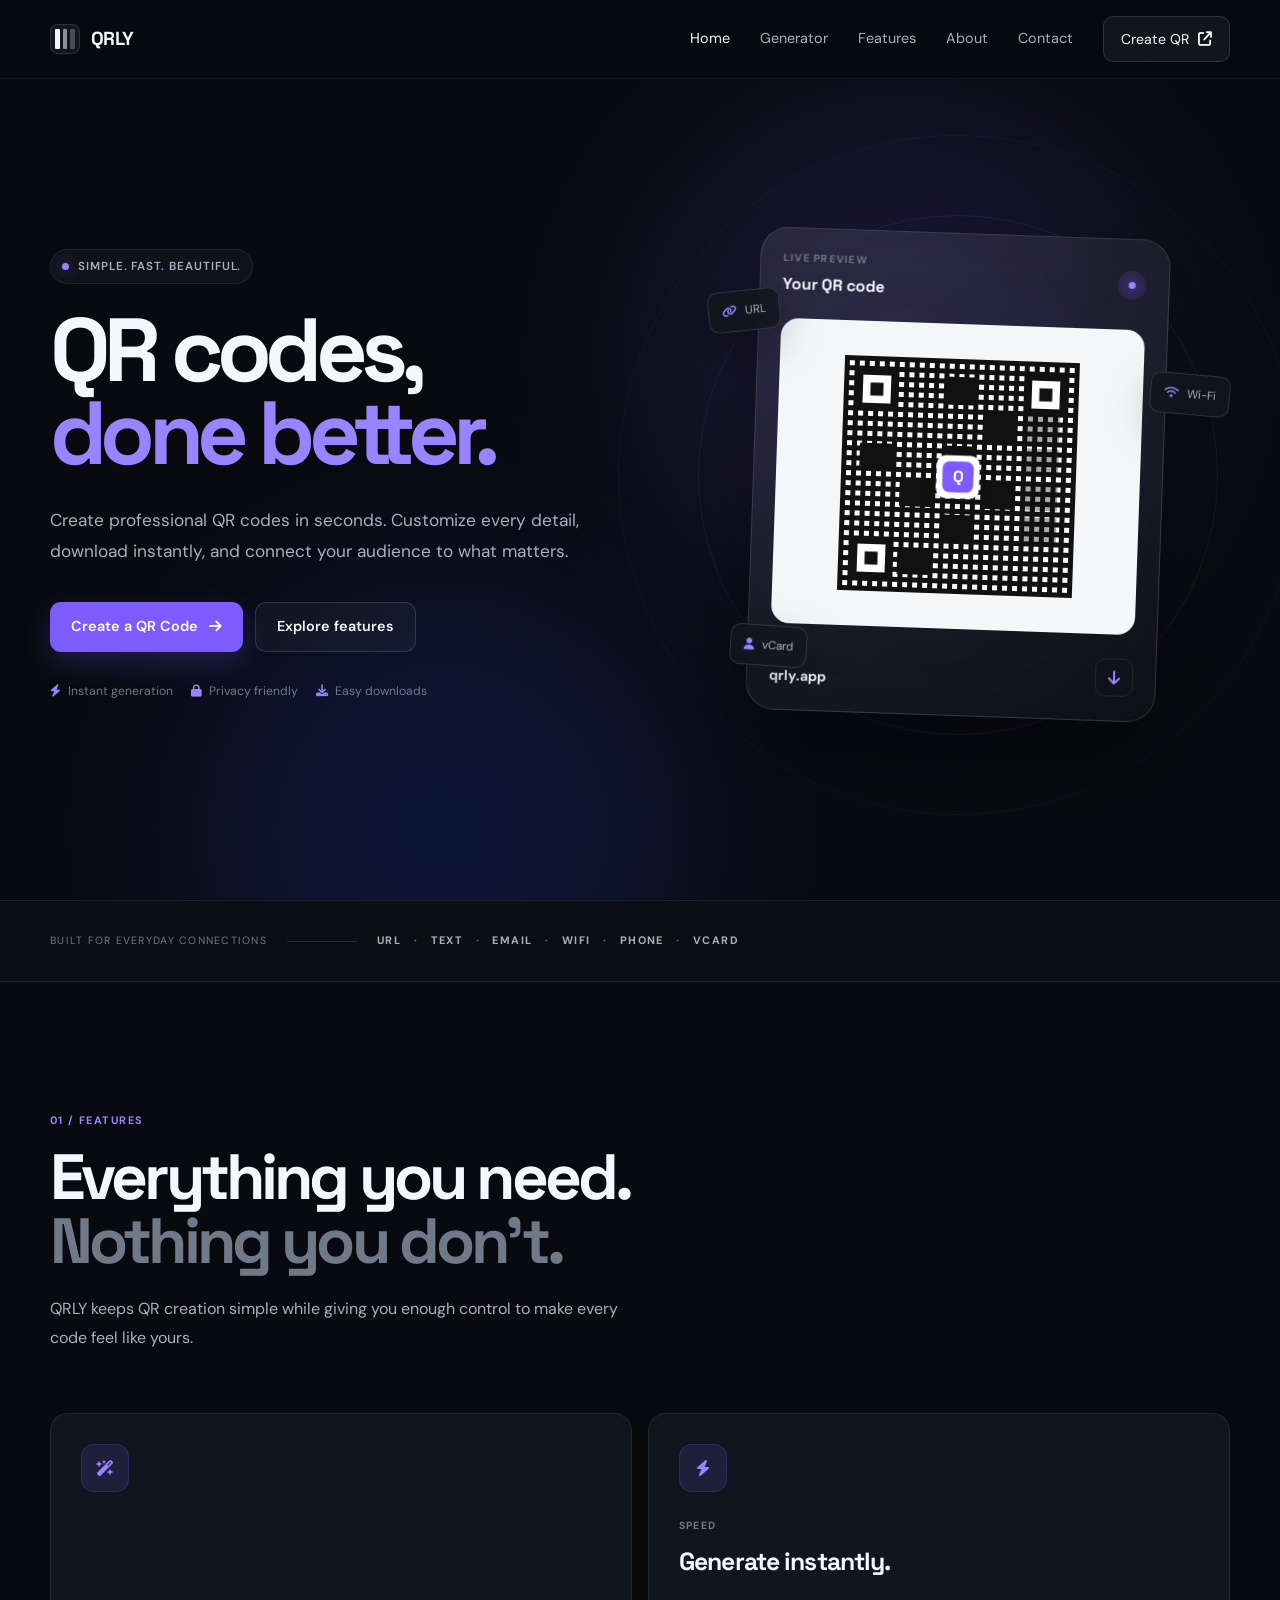
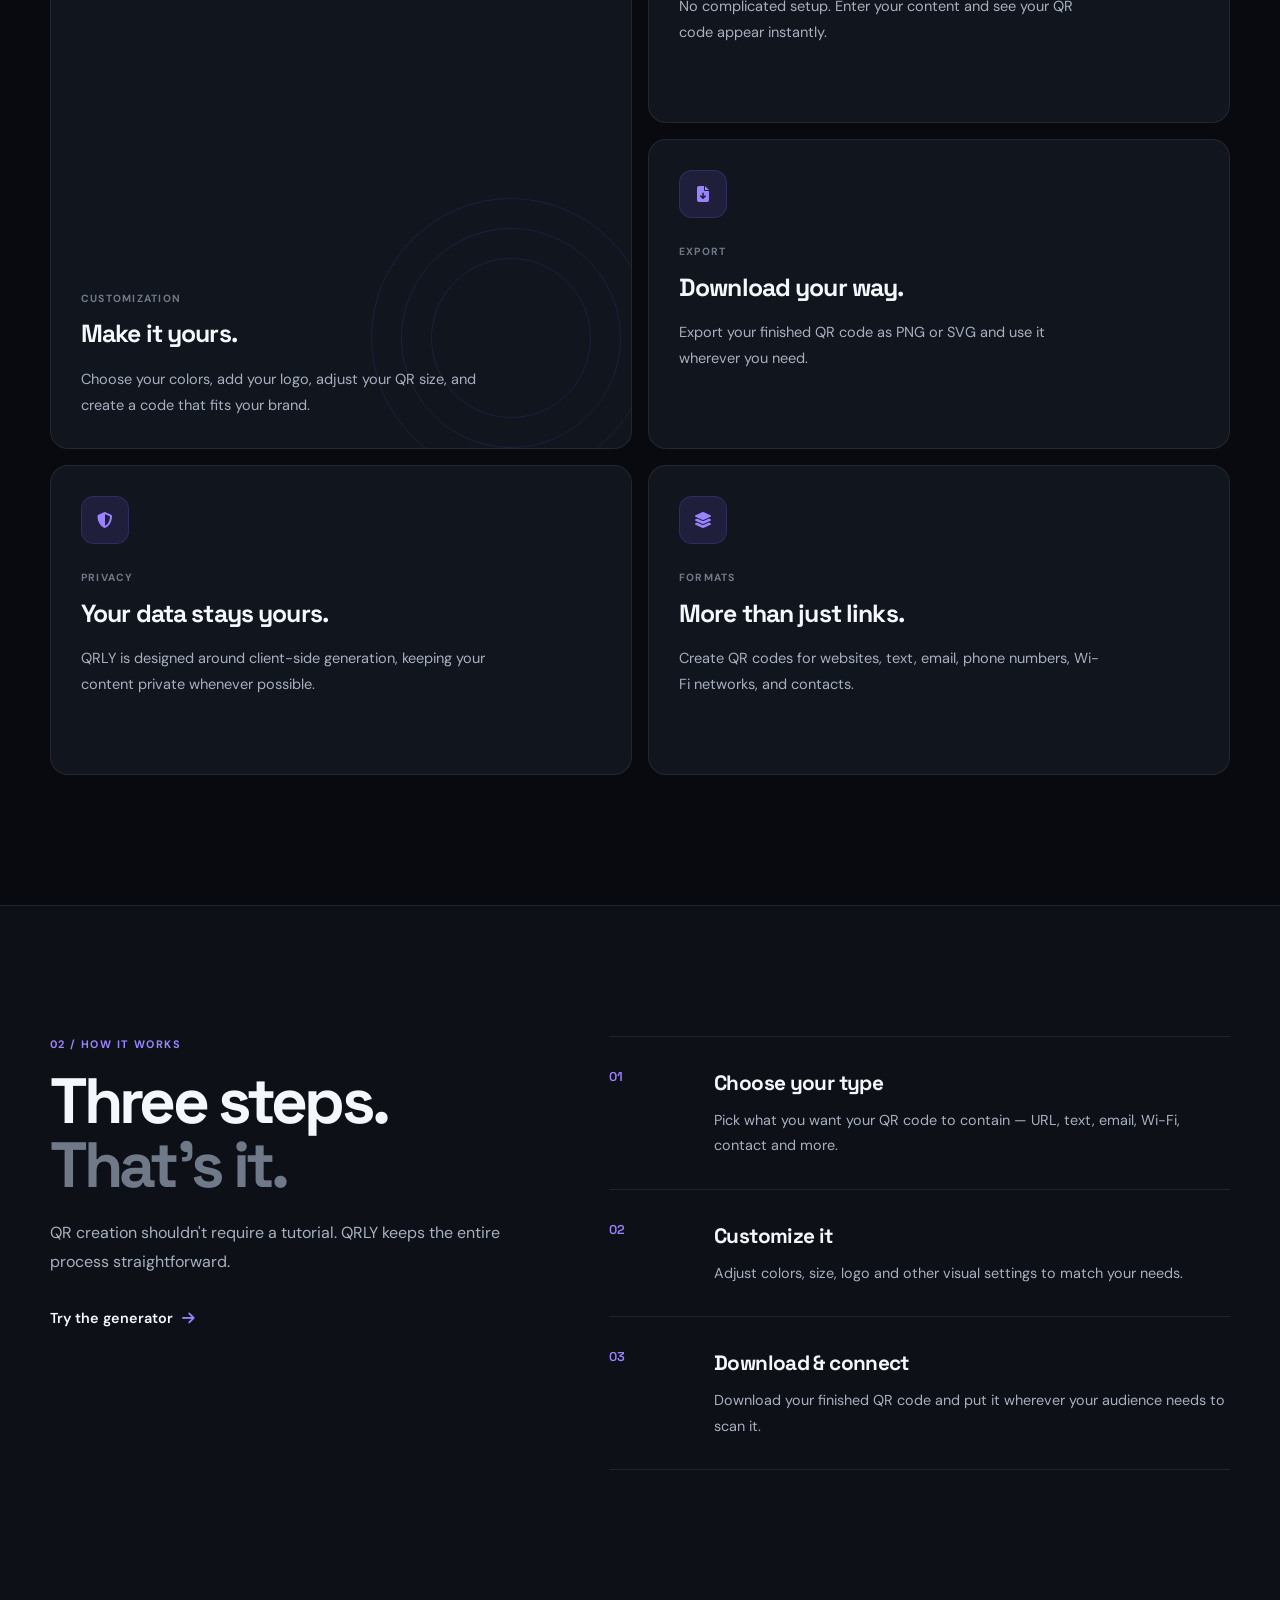
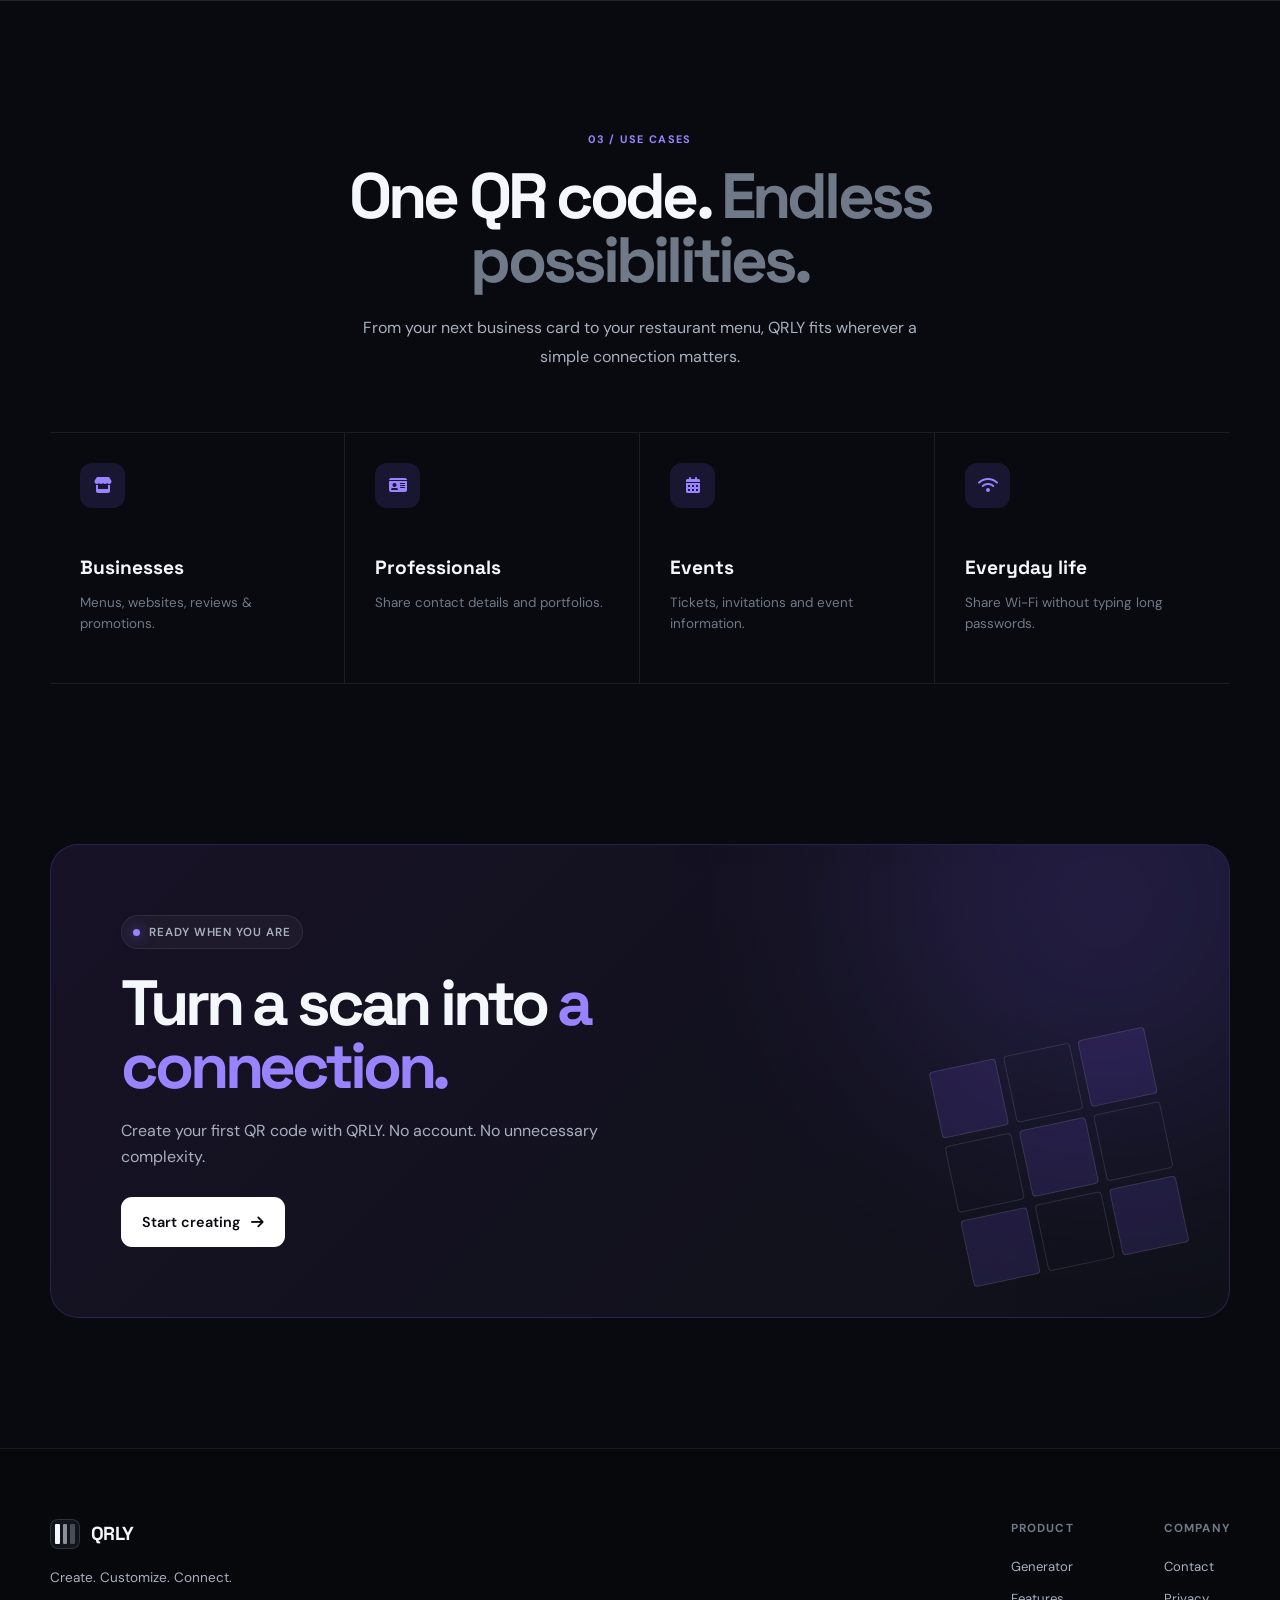
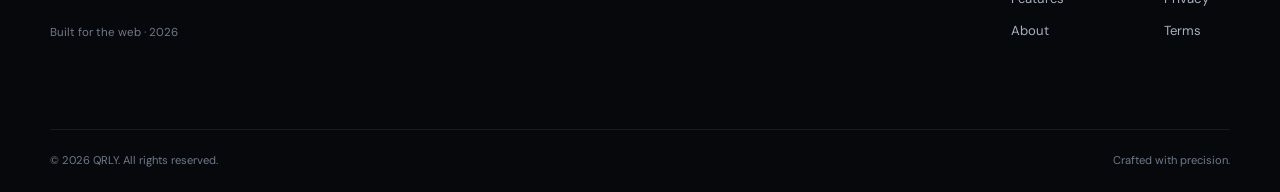
<file: index.html>
<!doctype html>
<html lang="en">
  <head>
    <meta charset="UTF-8" />

    <meta name="viewport" content="width=device-width, initial-scale=1.0" />

    <title>QRLY — Create. Customize. Connect.</title>
    <link rel="icon" type="image/svg+xml" href="./assets/qrly.svg">

    <meta
      name="description"
      content="QRLY is a fast, modern QR code generator for creating beautiful, customizable QR codes in seconds."
    />

    <meta
      name="keywords"
      content="QR code generator, create QR code, custom QR code, QRLY"
    />

    <meta name="author" content="Ravi Thakur" />

    <meta name="theme-color" content="#0b0d12" />

    <!-- Favicon -->
    <link rel="icon" href="assets/favicon.svg" type="image/svg+xml" />

    <!-- Google Fonts -->
    <link rel="preconnect" href="https://fonts.googleapis.com" />
    <link rel="preconnect" href="https://fonts.gstatic.com" crossorigin />

    <link
      href="https://fonts.googleapis.com/css2?family=DM+Sans:wght@400;500;600;700&family=Space+Grotesk:wght@500;600;700&display=swap"
      rel="stylesheet"
    />

    <!-- Icons -->
    <link
      rel="stylesheet"
      href="https://cdnjs.cloudflare.com/ajax/libs/font-awesome/6.5.2/css/all.min.css"
    />

    <!-- Master Stylesheet -->
    <link rel="stylesheet" href="css/style.css" />
  </head>

  <body>
    <!-- =========================
         NAVBAR
    ========================== -->

    <header class="site-header">
      <nav class="navbar container">
        <a href="index.html" class="brand">
          <span class="brand-mark">
            <span></span>
            <span></span>
            <span></span>
          </span>

          <span class="brand-name">QRLY</span>
        </a>

        <button
          class="mobile-menu-toggle"
          id="mobileMenuToggle"
          aria-label="Toggle navigation"
          aria-expanded="false"
        >
          <i class="fa-solid fa-bars"></i>
        </button>

        <div class="nav-links" id="navLinks">
          <a href="index.html" class="active">Home</a>

          <a href="generator.html">Generator</a>

          <a href="features.html">Features</a>

          <a href="about.html">About</a>

          <a href="contact.html">Contact</a>

          <a href="generator.html" class="nav-cta">
            Create QR
            <i class="fa-solid fa-arrow-up-right-from-square"></i>
          </a>
        </div>
      </nav>
    </header>

    <main>
      <!-- =========================
             HERO
        ========================== -->

      <section class="hero">
        <div class="hero-glow hero-glow-one"></div>
        <div class="hero-glow hero-glow-two"></div>

        <div class="container hero-grid">
          <div class="hero-content reveal">
            <div class="eyebrow">
              <span class="eyebrow-dot"></span>
              Simple. Fast. Beautiful.
            </div>

            <h1>
              QR codes,
              <span>done better.</span>
            </h1>

            <p class="hero-description">
              Create professional QR codes in seconds. Customize every detail,
              download instantly, and connect your audience to what matters.
            </p>

            <div class="hero-actions">
              <a href="generator.html" class="btn btn-primary">
                Create a QR Code
                <i class="fa-solid fa-arrow-right"></i>
              </a>

              <a href="#features" class="btn btn-secondary">
                Explore features
              </a>
            </div>

            <div class="hero-trust">
              <div class="trust-item">
                <i class="fa-solid fa-bolt"></i>
                Instant generation
              </div>

              <div class="trust-item">
                <i class="fa-solid fa-lock"></i>
                Privacy friendly
              </div>

              <div class="trust-item">
                <i class="fa-solid fa-download"></i>
                Easy downloads
              </div>
            </div>
          </div>

          <!-- QR VISUAL -->

          <div class="hero-visual reveal">
            <div class="qr-orbit orbit-one"></div>
            <div class="qr-orbit orbit-two"></div>

            <div class="qr-card">
              <div class="qr-card-top">
                <div>
                  <span class="mini-label">LIVE PREVIEW</span>
                  <h3>Your QR code</h3>
                </div>

                <div class="status-dot">
                  <span></span>
                </div>
              </div>

              <div class="qr-display">
                <div class="fake-qr">
                  <div class="qr-corner corner-tl"></div>
                  <div class="qr-corner corner-tr"></div>
                  <div class="qr-corner corner-bl"></div>

                  <div class="qr-pattern">
                    <span></span><span></span><span></span> <span></span
                    ><span></span><span></span> <span></span><span></span
                    ><span></span> <span></span><span></span><span></span>
                    <span></span><span></span><span></span> <span></span
                    ><span></span><span></span> <span></span><span></span
                    ><span></span> <span></span><span></span><span></span>
                    <span></span><span></span><span></span>
                  </div>

                  <div class="qr-logo">
                    <span>Q</span>
                  </div>
                </div>
              </div>

              <div class="qr-card-bottom">
                <div class="qr-url">
                  <span>URL</span>
                  <strong>qrly.app</strong>
                </div>

                <div class="qr-action">
                  <i class="fa-solid fa-arrow-down"></i>
                </div>
              </div>
            </div>

            <div class="floating-chip chip-one">
              <i class="fa-solid fa-link"></i>
              URL
            </div>

            <div class="floating-chip chip-two">
              <i class="fa-solid fa-wifi"></i>
              Wi-Fi
            </div>

            <div class="floating-chip chip-three">
              <i class="fa-solid fa-user"></i>
              vCard
            </div>
          </div>
        </div>
      </section>

      <!-- =========================
             LOGO / STATS STRIP
        ========================== -->

      <section class="trust-strip">
        <div class="container trust-strip-inner">
          <span>BUILT FOR EVERYDAY CONNECTIONS</span>

          <div class="trust-line"></div>

          <strong>
            URL
            <span>·</span>
            TEXT
            <span>·</span>
            EMAIL
            <span>·</span>
            WIFI
            <span>·</span>
            PHONE
            <span>·</span>
            VCARD
          </strong>
        </div>
      </section>

      <!-- =========================
             FEATURES
        ========================== -->

      <section class="section features-section" id="features">
        <div class="container">
          <div class="section-heading reveal">
            <div class="section-number">01 / FEATURES</div>

            <h2>
              Everything you need.
              <span>Nothing you don't.</span>
            </h2>

            <p>
              QRLY keeps QR creation simple while giving you enough control to
              make every code feel like yours.
            </p>
          </div>

          <div class="features-grid">
            <article class="feature-card feature-large reveal">
              <div class="feature-icon">
                <i class="fa-solid fa-wand-magic-sparkles"></i>
              </div>

              <div class="feature-content">
                <span class="feature-label">CUSTOMIZATION</span>

                <h3>Make it yours.</h3>

                <p>
                  Choose your colors, add your logo, adjust your QR size, and
                  create a code that fits your brand.
                </p>
              </div>

              <div class="feature-decoration">
                <div></div>
                <div></div>
                <div></div>
              </div>
            </article>

            <article class="feature-card reveal">
              <div class="feature-icon">
                <i class="fa-solid fa-bolt"></i>
              </div>

              <span class="feature-label">SPEED</span>

              <h3>Generate instantly.</h3>

              <p>
                No complicated setup. Enter your content and see your QR code
                appear instantly.
              </p>
            </article>

            <article class="feature-card reveal">
              <div class="feature-icon">
                <i class="fa-solid fa-file-arrow-down"></i>
              </div>

              <span class="feature-label">EXPORT</span>

              <h3>Download your way.</h3>

              <p>
                Export your finished QR code as PNG or SVG and use it wherever
                you need.
              </p>
            </article>

            <article class="feature-card reveal">
              <div class="feature-icon">
                <i class="fa-solid fa-shield-halved"></i>
              </div>

              <span class="feature-label">PRIVACY</span>

              <h3>Your data stays yours.</h3>

              <p>
                QRLY is designed around client-side generation, keeping your
                content private whenever possible.
              </p>
            </article>

            <article class="feature-card reveal">
              <div class="feature-icon">
                <i class="fa-solid fa-layer-group"></i>
              </div>

              <span class="feature-label">FORMATS</span>

              <h3>More than just links.</h3>

              <p>
                Create QR codes for websites, text, email, phone numbers, Wi-Fi
                networks, and contacts.
              </p>
            </article>
          </div>
        </div>
      </section>

      <!-- =========================
             HOW IT WORKS
        ========================== -->

      <section class="section process-section">
        <div class="container">
          <div class="process-layout">
            <div class="section-heading process-heading reveal">
              <div class="section-number">02 / HOW IT WORKS</div>

              <h2>
                Three steps.
                <span>That's it.</span>
              </h2>

              <p>
                QR creation shouldn't require a tutorial. QRLY keeps the entire
                process straightforward.
              </p>

              <a href="generator.html" class="text-link">
                Try the generator
                <i class="fa-solid fa-arrow-right"></i>
              </a>
            </div>

            <div class="steps">
              <div class="step reveal">
                <div class="step-number">01</div>

                <div class="step-content">
                  <h3>Choose your type</h3>

                  <p>
                    Pick what you want your QR code to contain — URL, text,
                    email, Wi-Fi, contact and more.
                  </p>
                </div>
              </div>

              <div class="step reveal">
                <div class="step-number">02</div>

                <div class="step-content">
                  <h3>Customize it</h3>

                  <p>
                    Adjust colors, size, logo and other visual settings to match
                    your needs.
                  </p>
                </div>
              </div>

              <div class="step reveal">
                <div class="step-number">03</div>

                <div class="step-content">
                  <h3>Download & connect</h3>

                  <p>
                    Download your finished QR code and put it wherever your
                    audience needs to scan it.
                  </p>
                </div>
              </div>
            </div>
          </div>
        </div>
      </section>

      <!-- =========================
             USE CASES
        ========================== -->

      <section class="section use-cases-section">
        <div class="container">
          <div class="section-heading centered reveal">
            <div class="section-number">03 / USE CASES</div>

            <h2>
              One QR code.
              <span>Endless possibilities.</span>
            </h2>

            <p>
              From your next business card to your restaurant menu, QRLY fits
              wherever a simple connection matters.
            </p>
          </div>

          <div class="use-cases-grid">
            <div class="use-case reveal">
              <div class="use-case-icon">
                <i class="fa-solid fa-store"></i>
              </div>
              <h3>Businesses</h3>
              <p>Menus, websites, reviews & promotions.</p>
            </div>

            <div class="use-case reveal">
              <div class="use-case-icon">
                <i class="fa-solid fa-id-card"></i>
              </div>
              <h3>Professionals</h3>
              <p>Share contact details and portfolios.</p>
            </div>

            <div class="use-case reveal">
              <div class="use-case-icon">
                <i class="fa-solid fa-calendar-days"></i>
              </div>
              <h3>Events</h3>
              <p>Tickets, invitations and event information.</p>
            </div>

            <div class="use-case reveal">
              <div class="use-case-icon">
                <i class="fa-solid fa-wifi"></i>
              </div>
              <h3>Everyday life</h3>
              <p>Share Wi-Fi without typing long passwords.</p>
            </div>
          </div>
        </div>
      </section>

      <!-- =========================
             CTA
        ========================== -->

      <section class="cta-section">
        <div class="container">
          <div class="cta-card reveal">
            <div class="cta-glow"></div>

            <div class="cta-content">
              <div class="eyebrow">
                <span class="eyebrow-dot"></span>
                Ready when you are
              </div>

              <h2>
                Turn a scan into
                <span>a connection.</span>
              </h2>

              <p>
                Create your first QR code with QRLY. No account. No unnecessary
                complexity.
              </p>

              <a href="generator.html" class="btn btn-light">
                Start creating
                <i class="fa-solid fa-arrow-right"></i>
              </a>
            </div>

            <div class="cta-pattern">
              <div class="pattern-square"></div>
              <div class="pattern-square"></div>
              <div class="pattern-square"></div>
              <div class="pattern-square"></div>
              <div class="pattern-square"></div>
              <div class="pattern-square"></div>
              <div class="pattern-square"></div>
              <div class="pattern-square"></div>
              <div class="pattern-square"></div>
            </div>
          </div>
        </div>
      </section>
    </main>

    <!-- =========================
         FOOTER
    ========================== -->

    <footer class="site-footer">
      <div class="container">
        <div class="footer-main">
          <div class="footer-brand">
            <a href="index.html" class="brand">
              <span class="brand-mark">
                <span></span>
                <span></span>
                <span></span>
              </span>

              <span class="brand-name">QRLY</span>
            </a>

            <p>Create. Customize. Connect.</p>

            <span class="footer-location"> Built for the web · 2026 </span>
          </div>

          <div class="footer-links-group">
            <div class="footer-column">
              <h4>Product</h4>

              <a href="generator.html">Generator</a>
              <a href="features.html">Features</a>
              <a href="about.html">About</a>
            </div>

            <div class="footer-column">
              <h4>Company</h4>

              <a href="contact.html">Contact</a>
              <a href="privacy.html">Privacy</a>
              <a href="terms.html">Terms</a>
            </div>
          </div>
        </div>

        <div class="footer-bottom">
          <span> © 2026 QRLY. All rights reserved. </span>

          <span> Crafted with precision. </span>
        </div>
      </div>
    </footer>

    <!-- =========================
         MOBILE NAV + REVEAL
    ========================== -->

    <script>
      const mobileMenuToggle = document.getElementById("mobileMenuToggle");

      const navLinks = document.getElementById("navLinks");

      mobileMenuToggle.addEventListener("click", () => {
        const isOpen = navLinks.classList.toggle("open");

        mobileMenuToggle.setAttribute("aria-expanded", isOpen);

        mobileMenuToggle.innerHTML = isOpen
          ? '<i class="fa-solid fa-xmark"></i>'
          : '<i class="fa-solid fa-bars"></i>';
      });

      document.querySelectorAll(".nav-links a").forEach((link) => {
        link.addEventListener("click", () => {
          navLinks.classList.remove("open");

          mobileMenuToggle.setAttribute("aria-expanded", "false");

          mobileMenuToggle.innerHTML = '<i class="fa-solid fa-bars"></i>';
        });
      });

      const revealElements = document.querySelectorAll(".reveal");

      const revealObserver = new IntersectionObserver(
        (entries, observer) => {
          entries.forEach((entry) => {
            if (entry.isIntersecting) {
              entry.target.classList.add("visible");

              observer.unobserve(entry.target);
            }
          });
        },
        {
          threshold: 0.12,
        },
      );

      revealElements.forEach((element) => {
        revealObserver.observe(element);
      });
    </script>
  </body>
</html>
</file>
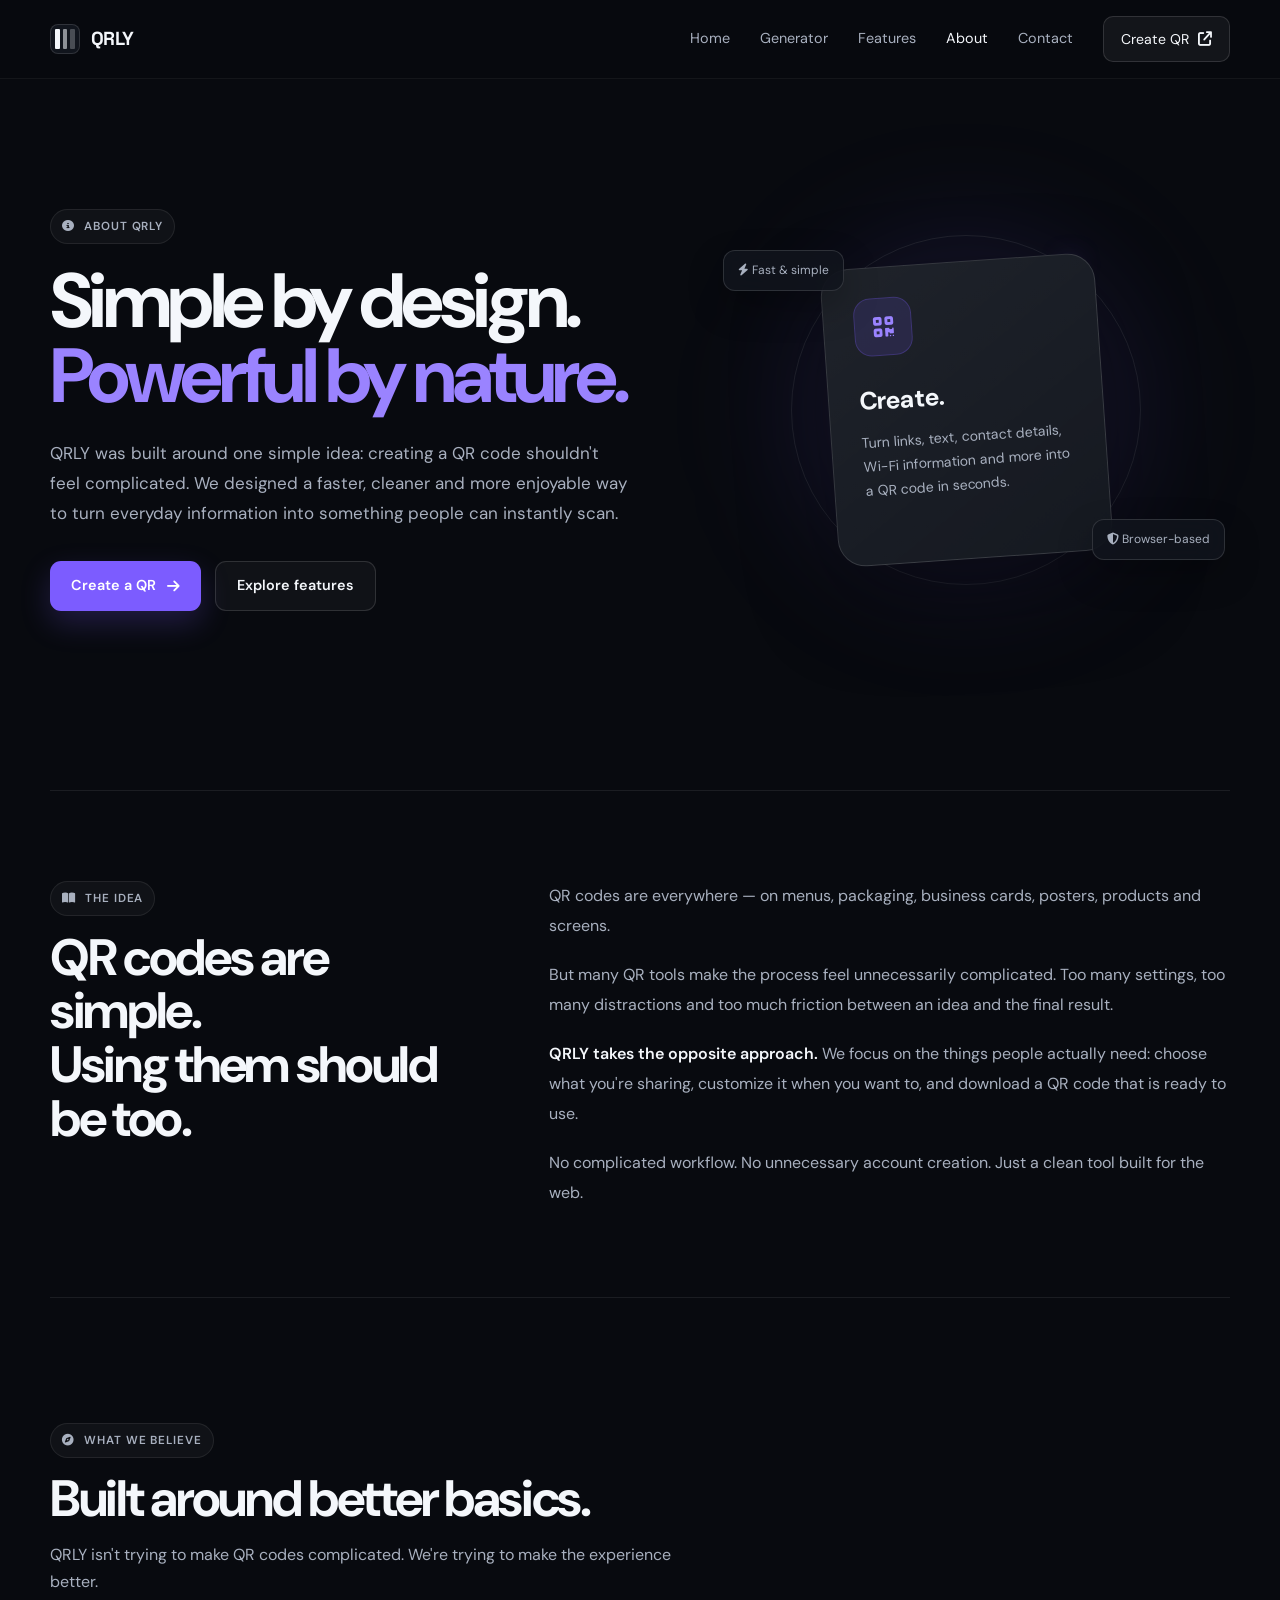
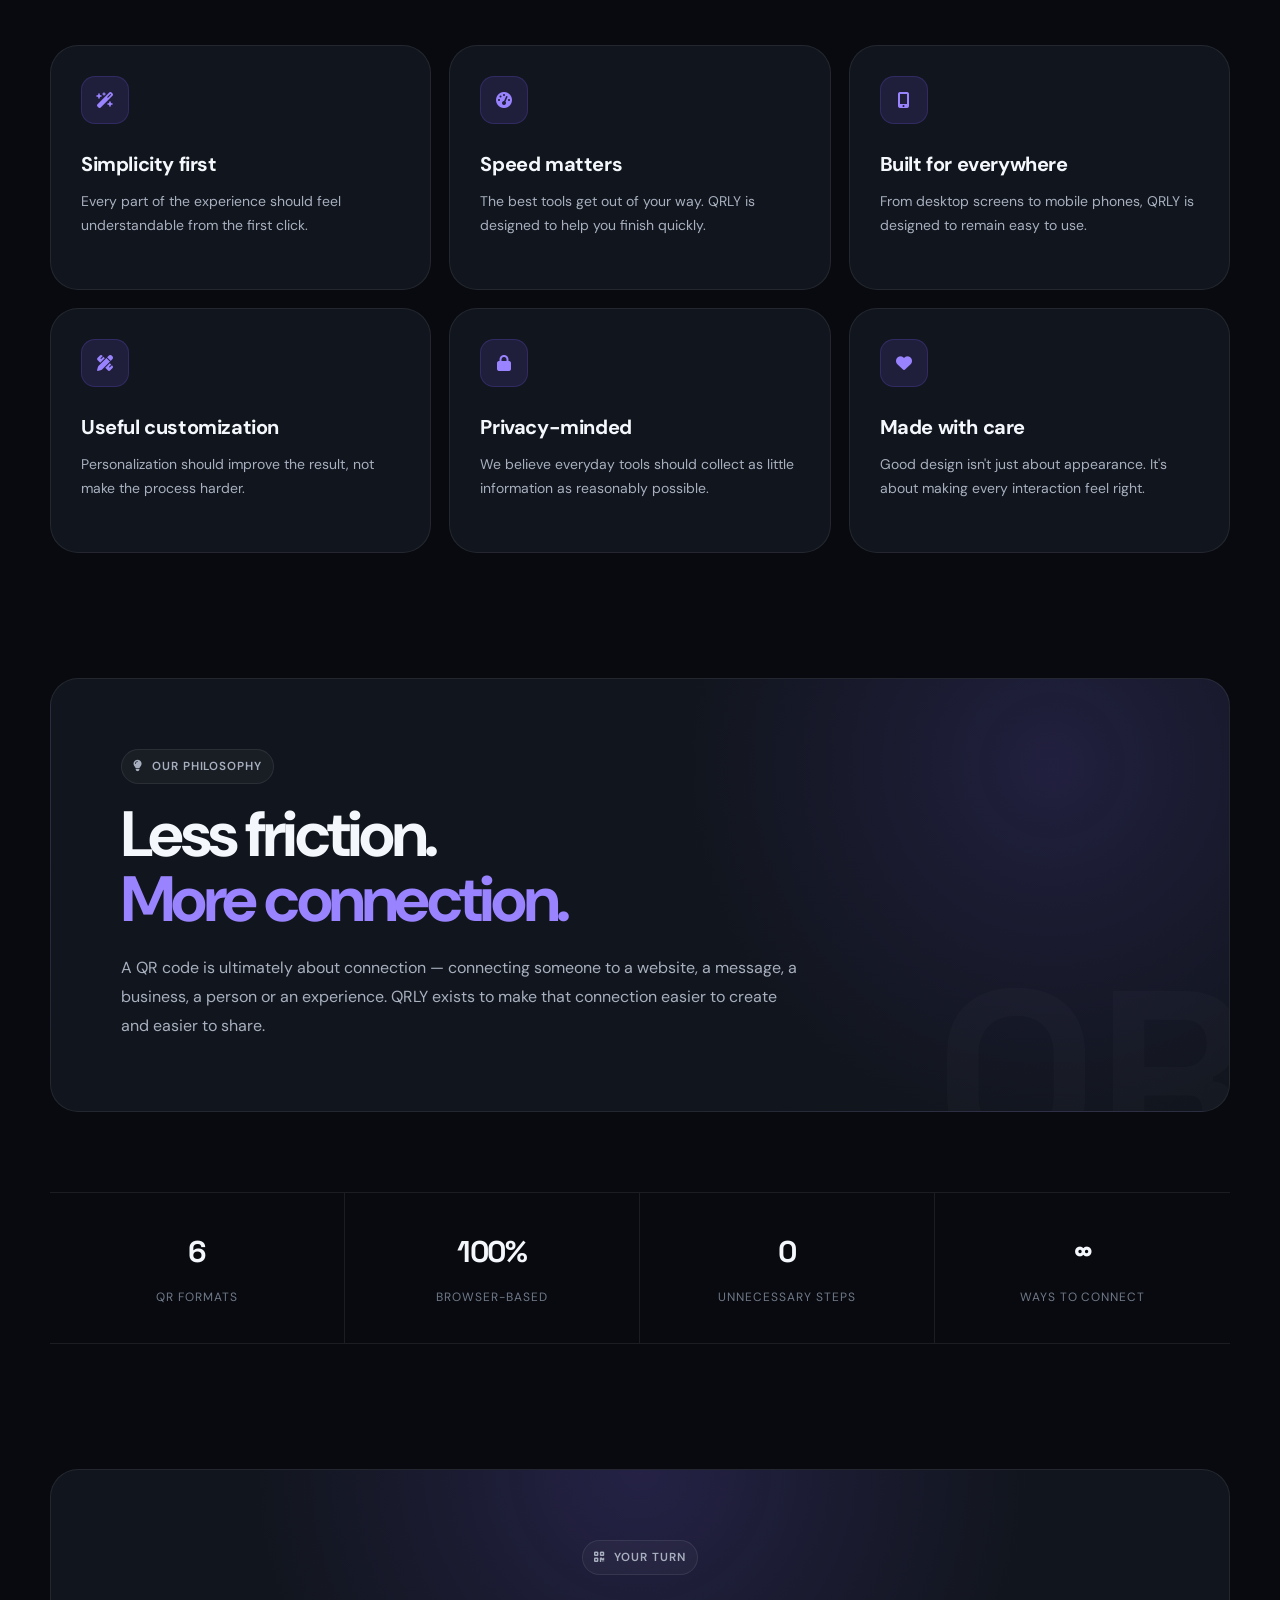
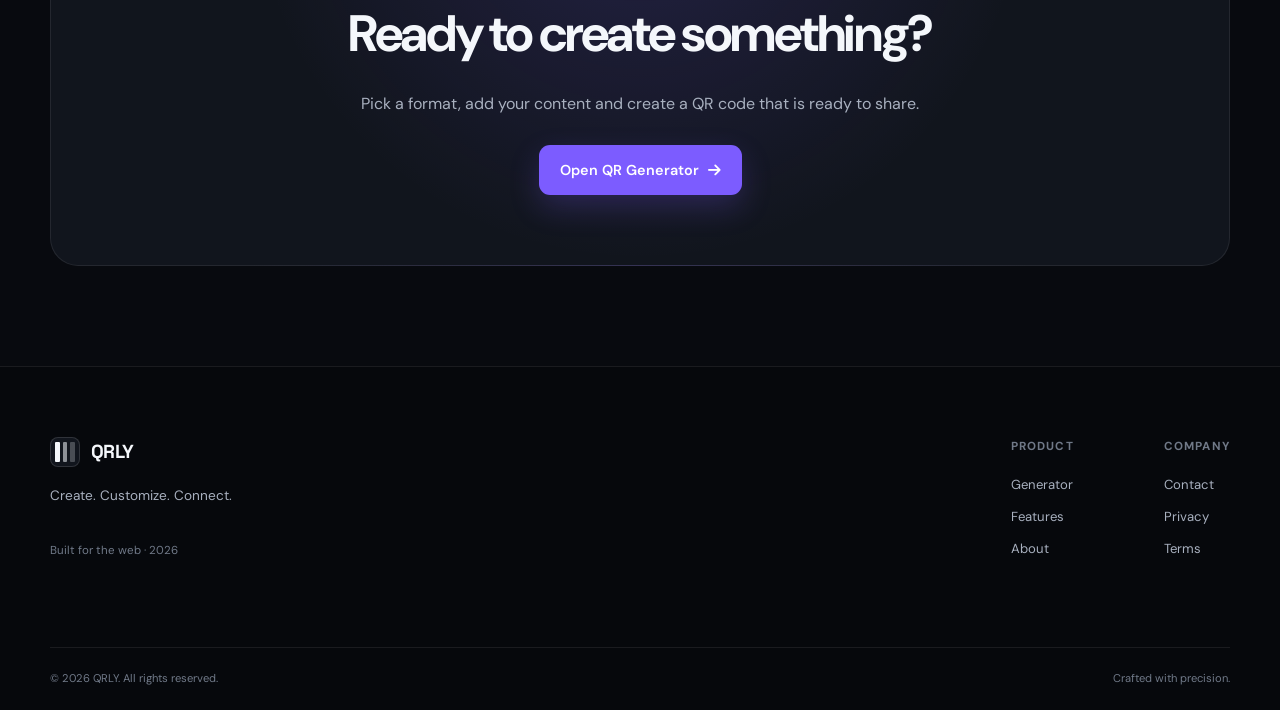
<file: about.html>
<!doctype html>
<html lang="en">
  <head>
    <meta charset="UTF-8" />
    <meta name="viewport" content="width=device-width, initial-scale=1.0" />

    <title>About — QRLY </title>
    <link rel="icon" type="image/svg+xml" href="./assets/qrly.svg" />

    <meta
      name="description"
      content="Learn more about QRLY — a simple, modern QR code generator built to make creating and sharing QR codes easier."
    />

    <meta name="theme-color" content="#080a0f" />

    <link rel="icon" type="image/svg+xml" href="assets/favicon.svg" />

    <!-- Google Fonts -->
    <link rel="preconnect" href="https://fonts.googleapis.com" />
    <link rel="preconnect" href="https://fonts.gstatic.com" crossorigin />

    <link
      href="https://fonts.googleapis.com/css2?family=DM+Sans:wght@400;500;600;700&family=Space+Grotesk:wght@400;500;600;700&display=swap"
      rel="stylesheet"
    />

    <!-- Font Awesome -->
    <link
      rel="stylesheet"
      href="https://cdnjs.cloudflare.com/ajax/libs/font-awesome/6.5.2/css/all.min.css"
    />

    <!-- Main stylesheet -->
    <link rel="stylesheet" href="css/style.css" />

    <style>
      /* =========================================================
           QRLY ABOUT PAGE
           ========================================================= */

      .about-page {
        padding-top: 150px;
        padding-bottom: 100px;
      }

      /* =========================================================
           HERO
           ========================================================= */

      .about-hero {
        display: grid;
        grid-template-columns: 1.05fr 0.95fr;
        gap: 70px;
        align-items: center;
        min-height: 520px;
        margin-bottom: 120px;
      }

      .about-hero-content {
        max-width: 650px;
      }

      .about-hero .eyebrow {
        margin-bottom: 20px;
      }

      .about-hero h1 {
        font-size: clamp(3.2rem, 6vw, 5.6rem);
        line-height: 0.98;
        letter-spacing: -0.06em;
        margin-bottom: 25px;
      }

      .about-hero h1 span {
        color: var(--accent-light);
      }

      .about-hero p {
        max-width: 590px;
        color: var(--text-soft);
        font-size: 17px;
        line-height: 1.75;
        margin-bottom: 32px;
      }

      .about-hero-actions {
        display: flex;
        align-items: center;
        gap: 14px;
        flex-wrap: wrap;
      }

      /* =========================================================
           HERO VISUAL
           ========================================================= */

      .about-visual {
        position: relative;
        min-height: 450px;
        display: flex;
        align-items: center;
        justify-content: center;
      }

      .about-glow {
        position: absolute;
        width: 330px;
        height: 330px;
        border-radius: 50%;
        background: var(--accent-soft);
        filter: blur(65px);
      }

      .about-orbit {
        position: absolute;
        width: 350px;
        height: 350px;
        border: 1px solid var(--border);
        border-radius: 50%;
      }

      .about-orbit::before {
        content: "";
        position: absolute;
        width: 9px;
        height: 9px;
        top: 24px;
        right: 65px;
        border-radius: 50%;
        background: var(--accent-light);
        box-shadow: 0 0 25px rgba(124, 92, 255, 0.7);
      }

      .about-card {
        position: relative;
        width: 275px;
        padding: 30px;
        border-radius: 28px;
        border: 1px solid var(--border-light);
        background:
          linear-gradient(
            145deg,
            rgba(255, 255, 255, 0.06),
            rgba(255, 255, 255, 0.015)
          ),
          var(--surface);
        box-shadow: 0 35px 90px rgba(0, 0, 0, 0.35);
        transform: rotate(-4deg);
        z-index: 2;
      }

      .about-card-mark {
        width: 58px;
        height: 58px;
        display: grid;
        place-items: center;
        border-radius: 17px;
        background: var(--accent-soft);
        border: 1px solid rgba(124, 92, 255, 0.25);
        color: var(--accent-light);
        font-size: 23px;
        margin-bottom: 25px;
      }

      .about-card h3 {
        font-size: 25px;
        letter-spacing: -0.03em;
        margin-bottom: 10px;
      }

      .about-card p {
        color: var(--text-soft);
        font-size: 14px;
        line-height: 1.7;
      }

      .floating-label {
        position: absolute;
        z-index: 3;
        padding: 10px 14px;
        border-radius: 12px;
        border: 1px solid var(--border-light);
        background: rgba(17, 21, 29, 0.85);
        backdrop-filter: blur(15px);
        color: var(--text-soft);
        font-size: 12px;
        box-shadow: 0 15px 35px rgba(0, 0, 0, 0.25);
      }

      .floating-label.one {
        top: 65px;
        left: 20px;
      }

      .floating-label.two {
        right: 5px;
        bottom: 75px;
      }

      /* =========================================================
           STORY
           ========================================================= */

      .about-story {
        display: grid;
        grid-template-columns: 0.75fr 1.25fr;
        gap: 90px;
        padding: 90px 0;
        border-top: 1px solid var(--border);
        border-bottom: 1px solid var(--border);
      }

      .about-story-label .eyebrow {
        margin-bottom: 15px;
      }

      .about-story-label h2 {
        font-size: clamp(2rem, 4vw, 3.2rem);
        line-height: 1.05;
        letter-spacing: -0.045em;
      }

      .about-story-content {
        max-width: 700px;
      }

      .about-story-content p {
        color: var(--text-soft);
        font-size: 16px;
        line-height: 1.85;
        margin-bottom: 20px;
      }

      .about-story-content p:last-child {
        margin-bottom: 0;
      }

      .about-story-content strong {
        color: var(--text);
        font-weight: 600;
      }

      /* =========================================================
           PRINCIPLES
           ========================================================= */

      .principles-section {
        padding-top: 125px;
      }

      .principles-heading {
        max-width: 650px;
        margin-bottom: 50px;
      }

      .principles-heading .eyebrow {
        margin-bottom: 14px;
      }

      .principles-heading h2 {
        font-size: clamp(2.1rem, 4vw, 3.4rem);
        line-height: 1.05;
        letter-spacing: -0.045em;
        margin-bottom: 15px;
      }

      .principles-heading p {
        color: var(--text-soft);
        line-height: 1.7;
      }

      .principles-grid {
        display: grid;
        grid-template-columns: repeat(3, 1fr);
        gap: 18px;
      }

      .principle-card {
        padding: 30px;
        min-height: 245px;
        border: 1px solid var(--border);
        border-radius: var(--radius-lg);
        background: var(--surface);
        transition:
          transform 0.35s ease,
          border-color 0.35s ease;
      }

      .principle-card:hover {
        transform: translateY(-6px);
        border-color: var(--border-light);
      }

      .principle-icon {
        width: 48px;
        height: 48px;
        display: grid;
        place-items: center;
        border-radius: 14px;
        background: var(--accent-soft);
        border: 1px solid rgba(124, 92, 255, 0.2);
        color: var(--accent-light);
        margin-bottom: 24px;
      }

      .principle-card h3 {
        font-size: 20px;
        margin-bottom: 10px;
        letter-spacing: -0.02em;
      }

      .principle-card p {
        color: var(--text-soft);
        font-size: 14px;
        line-height: 1.7;
      }

      /* =========================================================
           PRODUCT PHILOSOPHY
           ========================================================= */

      .philosophy-section {
        padding-top: 125px;
      }

      .philosophy-box {
        position: relative;
        padding: 70px;
        overflow: hidden;
        border: 1px solid var(--border);
        border-radius: var(--radius-lg);
        background:
          radial-gradient(
            circle at 85% 20%,
            rgba(124, 92, 255, 0.15),
            transparent 35%
          ),
          var(--surface);
      }

      .philosophy-box::after {
        content: "QR";
        position: absolute;
        right: -20px;
        bottom: -85px;
        font-family: "Space Grotesk", sans-serif;
        font-size: 240px;
        line-height: 1;
        font-weight: 700;
        color: rgba(255, 255, 255, 0.018);
        pointer-events: none;
      }

      .philosophy-content {
        position: relative;
        z-index: 1;
        max-width: 820px;
      }

      .philosophy-content .eyebrow {
        margin-bottom: 18px;
      }

      .philosophy-content h2 {
        font-size: clamp(2.3rem, 5vw, 4.4rem);
        line-height: 1.02;
        letter-spacing: -0.055em;
        margin-bottom: 22px;
      }

      .philosophy-content h2 span {
        color: var(--accent-light);
      }

      .philosophy-content p {
        max-width: 680px;
        color: var(--text-soft);
        font-size: 16px;
        line-height: 1.8;
      }

      /* =========================================================
           STATS
           ========================================================= */

      .about-stats {
        display: grid;
        grid-template-columns: repeat(4, 1fr);
        margin-top: 80px;
        border-top: 1px solid var(--border);
        border-bottom: 1px solid var(--border);
      }

      .about-stat {
        padding: 35px 25px;
        text-align: center;
        border-right: 1px solid var(--border);
      }

      .about-stat:last-child {
        border-right: 0;
      }

      .about-stat strong {
        display: block;
        font-family: "Space Grotesk", sans-serif;
        font-size: 30px;
        letter-spacing: -0.04em;
        margin-bottom: 7px;
      }

      .about-stat span {
        color: var(--text-muted);
        font-size: 12px;
        text-transform: uppercase;
        letter-spacing: 0.08em;
      }

      /* =========================================================
           CTA
           ========================================================= */

      .about-cta {
        margin-top: 125px;
        padding: 70px 40px;
        text-align: center;
        border: 1px solid var(--border);
        border-radius: var(--radius-lg);
        background:
          radial-gradient(
            circle at 50% 0%,
            rgba(124, 92, 255, 0.18),
            transparent 55%
          ),
          var(--surface);
      }

      .about-cta .eyebrow {
        margin-bottom: 18px;
      }

      .about-cta h2 {
        font-size: clamp(2rem, 4vw, 3.5rem);
        letter-spacing: -0.045em;
        margin-bottom: 15px;
      }

      .about-cta p {
        max-width: 560px;
        margin: 0 auto 28px;
        color: var(--text-soft);
        line-height: 1.7;
      }

      .about-cta .btn {
        display: inline-flex;
        align-items: center;
        gap: 9px;
      }

      /* =========================================================
           RESPONSIVE
           ========================================================= */

      @media (max-width: 950px) {
        .about-hero {
          grid-template-columns: 1fr;
          gap: 45px;
          text-align: center;
        }

        .about-hero-content {
          margin: 0 auto;
        }

        .about-hero p {
          margin-left: auto;
          margin-right: auto;
        }

        .about-hero-actions {
          justify-content: center;
        }

        .about-visual {
          min-height: 390px;
        }

        .about-story {
          grid-template-columns: 1fr;
          gap: 30px;
        }

        .principles-grid {
          grid-template-columns: repeat(2, 1fr);
        }

        .about-stats {
          grid-template-columns: repeat(2, 1fr);
        }

        .about-stat:nth-child(2) {
          border-right: 0;
        }

        .about-stat:nth-child(-n + 2) {
          border-bottom: 1px solid var(--border);
        }
      }

      @media (max-width: 760px) {
        .about-page {
          padding-top: 120px;
          padding-bottom: 70px;
        }

        .about-hero {
          margin-bottom: 85px;
          min-height: auto;
        }

        .about-hero h1 {
          font-size: clamp(2.8rem, 12vw, 4.2rem);
        }

        .about-hero p {
          font-size: 15px;
        }

        .about-visual {
          min-height: 340px;
        }

        .about-orbit {
          width: 285px;
          height: 285px;
        }

        .about-card {
          width: 235px;
          padding: 25px;
        }

        .floating-label.one {
          left: 0;
          top: 45px;
        }

        .floating-label.two {
          right: 0;
          bottom: 45px;
        }

        .about-story {
          padding: 70px 0;
        }

        .principles-section,
        .philosophy-section {
          padding-top: 90px;
        }

        .philosophy-box {
          padding: 45px 25px;
        }

        .about-cta {
          margin-top: 90px;
          padding: 55px 22px;
        }
      }

      @media (max-width: 560px) {
        .principles-grid {
          grid-template-columns: 1fr;
        }

        .principle-card {
          min-height: auto;
          padding: 25px;
        }

        .about-stats {
          grid-template-columns: 1fr 1fr;
        }

        .about-stat {
          padding: 28px 12px;
        }

        .about-stat strong {
          font-size: 25px;
        }

        .about-stat span {
          font-size: 10px;
        }
      }
    </style>
  </head>

  <body>
    <!-- =====================================================
         HEADER
         ===================================================== -->

    <header class="site-header">
      <nav class="navbar container">
        <a href="index.html" class="brand">
          <span class="brand-mark">
            <span></span>
            <span></span>
            <span></span>
          </span>

          <span class="brand-name">QRLY</span>
        </a>

        <button
          class="mobile-menu-toggle"
          id="mobileMenuToggle"
          aria-label="Toggle navigation"
          aria-expanded="false"
        >
          <i class="fa-solid fa-bars"></i>
        </button>

        <div class="nav-links" id="navLinks">
          <a href="index.html">Home</a>

          <a href="generator.html">Generator</a>

          <a href="features.html">Features</a>

          <a href="about.html" class="active">About</a>

          <a href="contact.html">Contact</a>

          <a href="generator.html" class="nav-cta">
            Create QR
            <i class="fa-solid fa-arrow-up-right-from-square"></i>
          </a>
        </div>
      </nav>
    </header>

    <!-- =====================================================
         MAIN
         ===================================================== -->

    <main class="about-page">
      <div class="container">
        <!-- =================================================
                 HERO
                 ================================================= -->

        <section class="about-hero">
          <div class="about-hero-content reveal">
            <div class="eyebrow">
              <i class="fa-solid fa-circle-info"></i>
              About QRLY
            </div>

            <h1>
              Simple by design.<br />
              <span>Powerful by nature.</span>
            </h1>

            <p>
              QRLY was built around one simple idea: creating a QR code
              shouldn't feel complicated. We designed a faster, cleaner and more
              enjoyable way to turn everyday information into something people
              can instantly scan.
            </p>

            <div class="about-hero-actions">
              <a href="generator.html" class="btn btn-primary">
                Create a QR
                <i class="fa-solid fa-arrow-right"></i>
              </a>

              <a href="features.html" class="btn btn-secondary">
                Explore features
              </a>
            </div>
          </div>

          <!-- VISUAL -->

          <div class="about-visual reveal">
            <div class="about-glow"></div>

            <div class="about-orbit"></div>

            <div class="floating-label one">
              <i class="fa-solid fa-bolt"></i>
              Fast & simple
            </div>

            <div class="about-card">
              <div class="about-card-mark">
                <i class="fa-solid fa-qrcode"></i>
              </div>

              <h3>Create.</h3>

              <p>
                Turn links, text, contact details, Wi-Fi information and more
                into a QR code in seconds.
              </p>
            </div>

            <div class="floating-label two">
              <i class="fa-solid fa-shield-halved"></i>
              Browser-based
            </div>
          </div>
        </section>

        <!-- =================================================
                 STORY
                 ================================================= -->

        <section class="about-story">
          <div class="about-story-label reveal">
            <div class="eyebrow">
              <i class="fa-solid fa-book-open"></i>
              The idea
            </div>

            <h2>
              QR codes are simple.<br />
              Using them should be too.
            </h2>
          </div>

          <div class="about-story-content reveal">
            <p>
              QR codes are everywhere — on menus, packaging, business cards,
              posters, products and screens.
            </p>

            <p>
              But many QR tools make the process feel unnecessarily complicated.
              Too many settings, too many distractions and too much friction
              between an idea and the final result.
            </p>

            <p>
              <strong> QRLY takes the opposite approach. </strong>
              We focus on the things people actually need: choose what you're
              sharing, customize it when you want to, and download a QR code
              that is ready to use.
            </p>

            <p>
              No complicated workflow. No unnecessary account creation. Just a
              clean tool built for the web.
            </p>
          </div>
        </section>

        <!-- =================================================
                 PRINCIPLES
                 ================================================= -->

        <section class="principles-section">
          <div class="principles-heading reveal">
            <div class="eyebrow">
              <i class="fa-solid fa-compass"></i>
              What we believe
            </div>

            <h2>Built around better basics.</h2>

            <p>
              QRLY isn't trying to make QR codes complicated. We're trying to
              make the experience better.
            </p>
          </div>

          <div class="principles-grid">
            <article class="principle-card reveal">
              <div class="principle-icon">
                <i class="fa-solid fa-wand-magic-sparkles"></i>
              </div>

              <h3>Simplicity first</h3>

              <p>
                Every part of the experience should feel understandable from the
                first click.
              </p>
            </article>

            <article class="principle-card reveal">
              <div class="principle-icon">
                <i class="fa-solid fa-gauge-high"></i>
              </div>

              <h3>Speed matters</h3>

              <p>
                The best tools get out of your way. QRLY is designed to help you
                finish quickly.
              </p>
            </article>

            <article class="principle-card reveal">
              <div class="principle-icon">
                <i class="fa-solid fa-mobile-screen-button"></i>
              </div>

              <h3>Built for everywhere</h3>

              <p>
                From desktop screens to mobile phones, QRLY is designed to
                remain easy to use.
              </p>
            </article>

            <article class="principle-card reveal">
              <div class="principle-icon">
                <i class="fa-solid fa-pen-ruler"></i>
              </div>

              <h3>Useful customization</h3>

              <p>
                Personalization should improve the result, not make the process
                harder.
              </p>
            </article>

            <article class="principle-card reveal">
              <div class="principle-icon">
                <i class="fa-solid fa-lock"></i>
              </div>

              <h3>Privacy-minded</h3>

              <p>
                We believe everyday tools should collect as little information
                as reasonably possible.
              </p>
            </article>

            <article class="principle-card reveal">
              <div class="principle-icon">
                <i class="fa-solid fa-heart"></i>
              </div>

              <h3>Made with care</h3>

              <p>
                Good design isn't just about appearance. It's about making every
                interaction feel right.
              </p>
            </article>
          </div>
        </section>

        <!-- =================================================
                 PHILOSOPHY
                 ================================================= -->

        <section class="philosophy-section">
          <div class="philosophy-box reveal">
            <div class="philosophy-content">
              <div class="eyebrow">
                <i class="fa-solid fa-lightbulb"></i>
                Our philosophy
              </div>

              <h2>
                Less friction.<br />
                <span>More connection.</span>
              </h2>

              <p>
                A QR code is ultimately about connection — connecting someone to
                a website, a message, a business, a person or an experience.
                QRLY exists to make that connection easier to create and easier
                to share.
              </p>
            </div>
          </div>

          <!-- STATS -->

          <div class="about-stats reveal">
            <div class="about-stat">
              <strong>6</strong>

              <span>QR formats</span>
            </div>

            <div class="about-stat">
              <strong>100%</strong>

              <span>Browser-based</span>
            </div>

            <div class="about-stat">
              <strong>0</strong>

              <span>Unnecessary steps</span>
            </div>

            <div class="about-stat">
              <strong>∞</strong>

              <span>Ways to connect</span>
            </div>
          </div>
        </section>

        <!-- =================================================
                 CTA
                 ================================================= -->

        <section class="about-cta reveal">
          <div class="eyebrow">
            <i class="fa-solid fa-qrcode"></i>
            Your turn
          </div>

          <h2>Ready to create something?</h2>

          <p>
            Pick a format, add your content and create a QR code that is ready
            to share.
          </p>

          <a href="generator.html" class="btn btn-primary">
            Open QR Generator

            <i class="fa-solid fa-arrow-right"></i>
          </a>
        </section>
      </div>
    </main>

    <!-- =====================================================
         FOOTER
         ===================================================== -->

    <footer class="site-footer">
      <div class="container">
        <div class="footer-main">
          <div class="footer-brand">
            <a href="index.html" class="brand">
              <span class="brand-mark">
                <span></span>
                <span></span>
                <span></span>
              </span>

              <span class="brand-name"> QRLY </span>
            </a>

            <p>Create. Customize. Connect.</p>

            <span class="footer-location"> Built for the web · 2026 </span>
          </div>

          <div class="footer-links-group">
            <div class="footer-column">
              <h4>Product</h4>

              <a href="generator.html"> Generator </a>

              <a href="features.html"> Features </a>

              <a href="about.html"> About </a>
            </div>

            <div class="footer-column">
              <h4>Company</h4>

              <a href="contact.html"> Contact </a>

              <a href="privacy.html"> Privacy </a>

              <a href="terms.html"> Terms </a>
            </div>
          </div>
        </div>

        <div class="footer-bottom">
          <span> © 2026 QRLY. All rights reserved. </span>

          <span> Crafted with precision. </span>
        </div>
      </div>
    </footer>

    <!-- =====================================================
         PAGE SCRIPT
         ===================================================== -->

    <script>
      /* =====================================================
           MOBILE NAVIGATION
           ===================================================== */

      const mobileMenuToggle = document.getElementById("mobileMenuToggle");

      const navLinks = document.getElementById("navLinks");

      if (mobileMenuToggle && navLinks) {
        mobileMenuToggle.addEventListener("click", () => {
          const isOpen = navLinks.classList.toggle("open");

          mobileMenuToggle.setAttribute("aria-expanded", isOpen);

          mobileMenuToggle.innerHTML = isOpen
            ? '<i class="fa-solid fa-xmark"></i>'
            : '<i class="fa-solid fa-bars"></i>';
        });

        document.querySelectorAll(".nav-links a").forEach((link) => {
          link.addEventListener("click", () => {
            navLinks.classList.remove("open");

            mobileMenuToggle.setAttribute("aria-expanded", "false");

            mobileMenuToggle.innerHTML = '<i class="fa-solid fa-bars"></i>';
          });
        });
      }

      /* =====================================================
           SCROLL REVEAL
           ===================================================== */

      const revealElements = document.querySelectorAll(".reveal");

      if ("IntersectionObserver" in window) {
        const revealObserver = new IntersectionObserver(
          (entries, observer) => {
            entries.forEach((entry) => {
              if (entry.isIntersecting) {
                entry.target.classList.add("visible");

                observer.unobserve(entry.target);
              }
            });
          },
          {
            threshold: 0.12,
          },
        );

        revealElements.forEach((element) => {
          revealObserver.observe(element);
        });
      } else {
        revealElements.forEach((element) => {
          element.classList.add("visible");
        });
      }
    </script>
  </body>
</html>
</file>
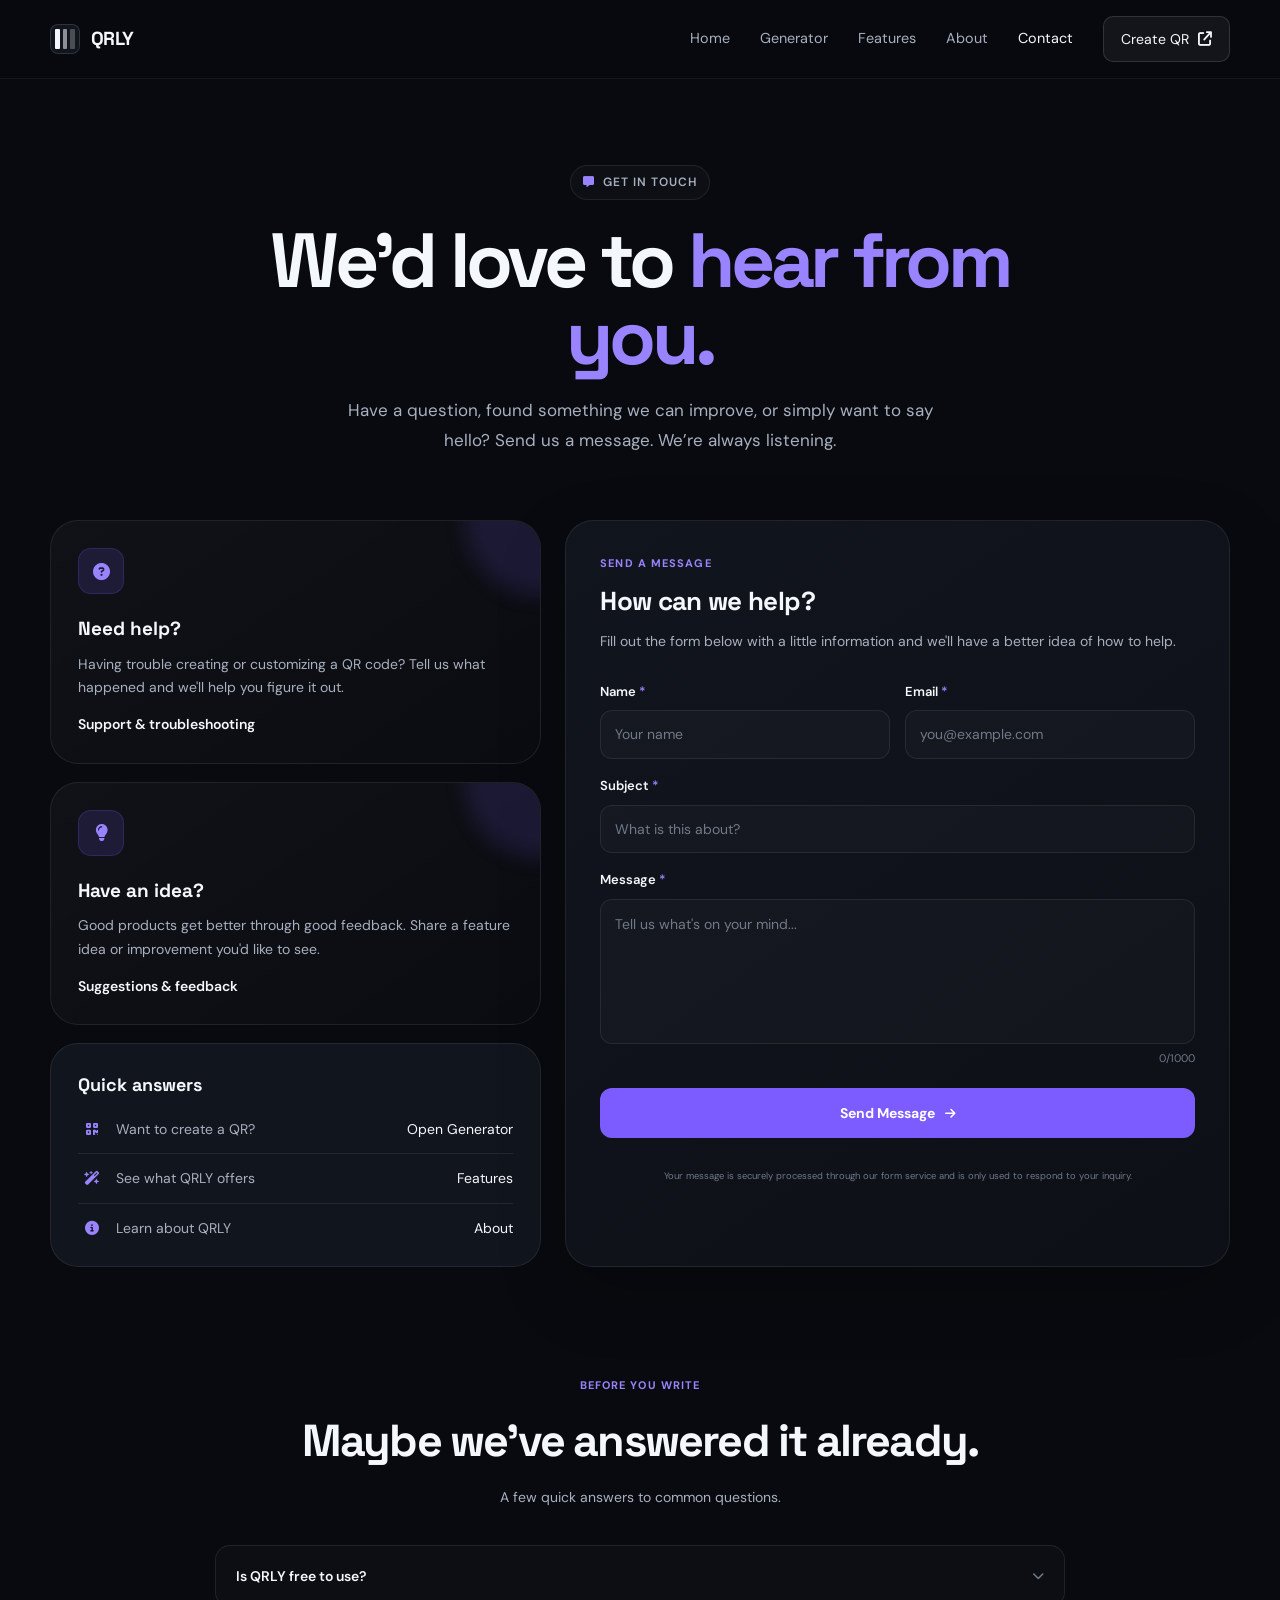
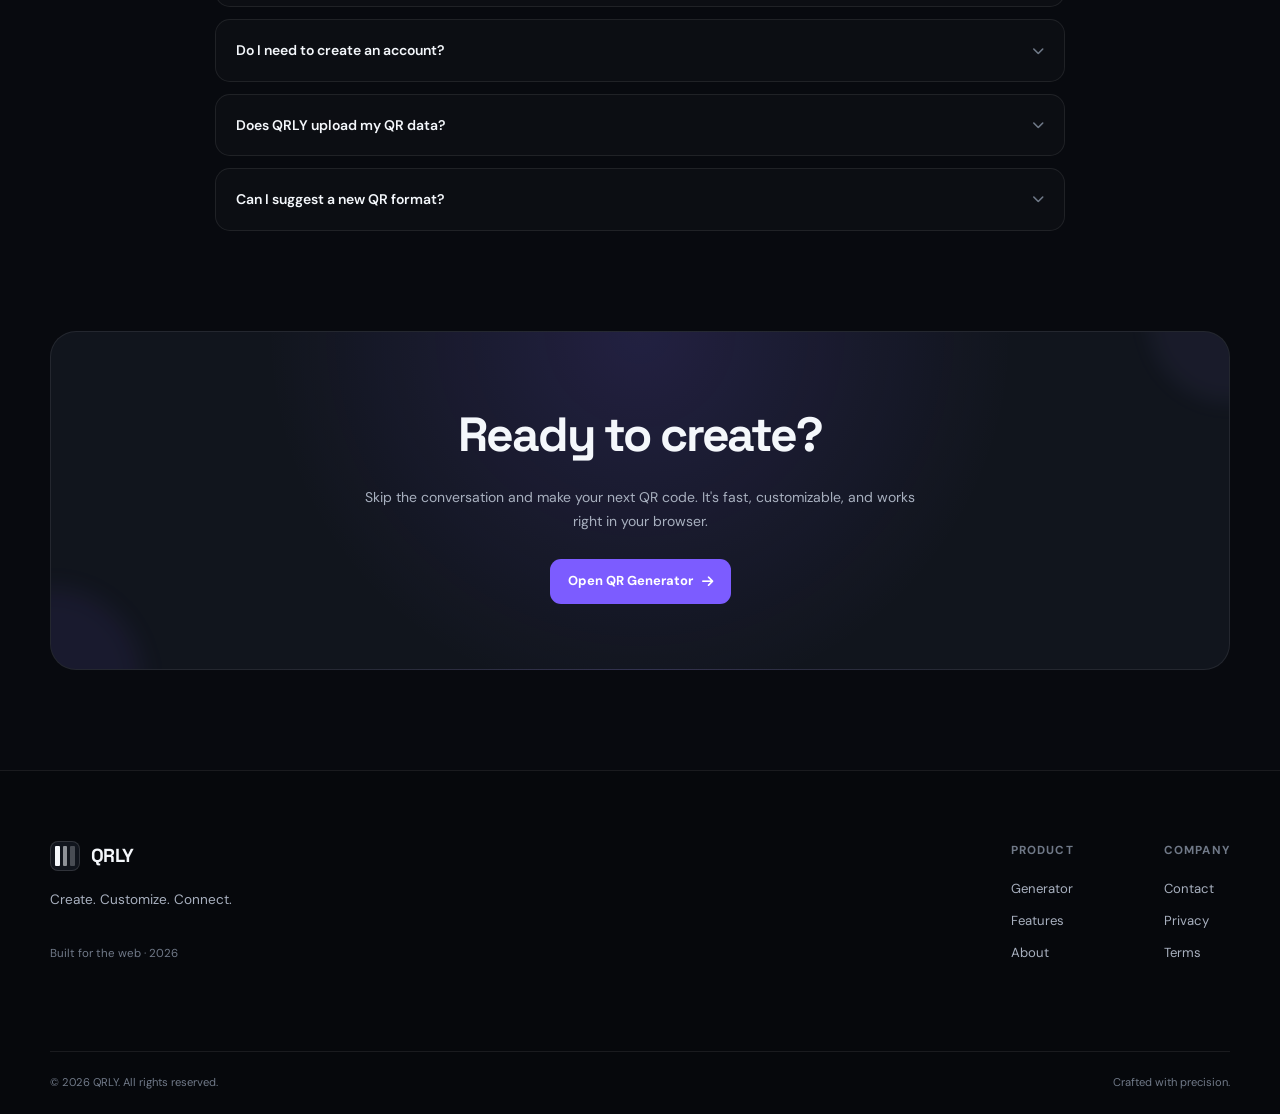
<file: contact.html>
<!doctype html>
<html lang="en">
  <head>
    <meta charset="UTF-8" />
    <meta name="viewport" content="width=device-width, initial-scale=1.0" />

    <title>Contact — QRLY</title>
    <link rel="icon" type="image/svg+xml" href="./assets/qrly.svg" />

    <meta
      name="description"
      content="Get in touch with QRLY. Have a question, suggestion, or feedback? We'd love to hear from you."
    />

    <meta name="theme-color" content="#080a0f" />

    <!-- Google Fonts -->
    <link rel="preconnect" href="https://fonts.googleapis.com" />
    <link rel="preconnect" href="https://fonts.gstatic.com" crossorigin />
    <link
      href="https://fonts.googleapis.com/css2?family=DM+Sans:wght@400;500;600;700&family=Space+Grotesk:wght@400;500;600;700&display=swap"
      rel="stylesheet"
    />

    <!-- Font Awesome -->
    <link
      rel="stylesheet"
      href="https://cdnjs.cloudflare.com/ajax/libs/font-awesome/6.5.2/css/all.min.css"
    />

    <!-- Main Styles -->
    <link rel="stylesheet" href="css/style.css" />

    <style>
      /* =========================================================
           CONTACT PAGE
           ========================================================= */

      .contact-page {
        padding: 165px 0 100px;
      }

      /* =========================================================
           HERO
           ========================================================= */

      .contact-hero {
        text-align: center;
        max-width: 760px;
        margin: 0 auto 65px;
      }

      .contact-eyebrow {
        display: inline-flex;
        align-items: center;
        gap: 8px;
        padding: 7px 12px;
        border: 1px solid var(--border);
        border-radius: 999px;
        background: rgba(255, 255, 255, 0.025);
        color: var(--text-soft);
        font-size: 12px;
        font-weight: 600;
        letter-spacing: 0.08em;
        text-transform: uppercase;
        margin-bottom: 22px;
      }

      .contact-eyebrow i {
        color: var(--accent-light);
        font-size: 11px;
      }

      .contact-hero h1 {
        font-family: "Space Grotesk", sans-serif;
        font-size: clamp(2.7rem, 6vw, 5rem);
        line-height: 1;
        letter-spacing: -0.055em;
        margin-bottom: 20px;
      }

      .contact-hero h1 span {
        color: var(--accent-light);
      }

      .contact-hero p {
        max-width: 620px;
        margin: 0 auto;
        color: var(--text-soft);
        font-size: 17px;
        line-height: 1.75;
      }

      /* =========================================================
           CONTACT GRID
           ========================================================= */

      .contact-grid {
        display: grid;
        grid-template-columns: 0.85fr 1.15fr;
        gap: 24px;
        align-items: stretch;
      }

      /* =========================================================
           LEFT SIDE
           ========================================================= */

      .contact-info {
        display: flex;
        flex-direction: column;
        gap: 18px;
      }

      .contact-info-card {
        position: relative;
        padding: 27px;
        border: 1px solid var(--border);
        border-radius: var(--radius-lg);
        background: linear-gradient(
          145deg,
          rgba(255, 255, 255, 0.035),
          rgba(255, 255, 255, 0.012)
        );
        overflow: hidden;
        transition:
          transform 0.3s ease,
          border-color 0.3s ease,
          background 0.3s ease;
      }

      .contact-info-card::before {
        content: "";
        position: absolute;
        width: 150px;
        height: 150px;
        right: -75px;
        top: -75px;
        border-radius: 50%;
        background: var(--accent-soft);
        filter: blur(10px);
        pointer-events: none;
      }

      .contact-info-card:hover {
        transform: translateY(-4px);
        border-color: var(--border-light);
        background: linear-gradient(
          145deg,
          rgba(255, 255, 255, 0.05),
          rgba(255, 255, 255, 0.018)
        );
      }

      .contact-icon {
        width: 46px;
        height: 46px;
        display: grid;
        place-items: center;
        border-radius: 13px;
        background: var(--accent-soft);
        border: 1px solid rgba(124, 92, 255, 0.2);
        color: var(--accent-light);
        font-size: 17px;
        margin-bottom: 20px;
      }

      .contact-info-card h3 {
        font-family: "Space Grotesk", sans-serif;
        font-size: 19px;
        margin-bottom: 8px;
      }

      .contact-info-card p {
        color: var(--text-soft);
        font-size: 14px;
        line-height: 1.7;
        margin: 0;
      }

      .contact-info-card strong {
        display: block;
        margin-top: 13px;
        color: var(--text);
        font-size: 14px;
        font-weight: 600;
      }

      /* =========================================================
           QUICK LINKS
           ========================================================= */

      .contact-quick {
        padding: 27px;
        border: 1px solid var(--border);
        border-radius: var(--radius-lg);
        background: var(--surface);
      }

      .contact-quick h3 {
        font-family: "Space Grotesk", sans-serif;
        font-size: 18px;
        margin-bottom: 18px;
      }

      .quick-link {
        display: flex;
        align-items: center;
        justify-content: space-between;
        gap: 15px;
        padding: 13px 0;
        border-bottom: 1px solid var(--border);
        color: var(--text-soft);
        font-size: 14px;
      }

      .quick-link:last-child {
        border-bottom: 0;
        padding-bottom: 0;
      }

      .quick-link:first-of-type {
        padding-top: 0;
      }

      .quick-link-left {
        display: flex;
        align-items: center;
        gap: 11px;
      }

      .quick-link-left i {
        width: 27px;
        color: var(--accent-light);
        text-align: center;
      }

      .quick-link a {
        color: var(--text);
        transition: color 0.2s ease;
      }

      .quick-link a:hover {
        color: var(--accent-light);
      }

      /* =========================================================
           FORM
           ========================================================= */

      .contact-form-card {
        padding: 34px;
        border: 1px solid var(--border);
        border-radius: var(--radius-lg);
        background: linear-gradient(
          145deg,
          rgba(17, 21, 29, 0.98),
          rgba(13, 16, 23, 0.98)
        );
        box-shadow: 0 25px 70px rgba(0, 0, 0, 0.2);
      }

      .form-header {
        margin-bottom: 28px;
      }

      .form-header span {
        display: block;
        color: var(--accent-light);
        font-size: 11px;
        font-weight: 700;
        letter-spacing: 0.1em;
        text-transform: uppercase;
        margin-bottom: 8px;
      }

      .form-header h2 {
        font-family: "Space Grotesk", sans-serif;
        font-size: 26px;
        letter-spacing: -0.025em;
        margin-bottom: 8px;
      }

      .form-header p {
        color: var(--text-soft);
        font-size: 14px;
        line-height: 1.65;
        margin: 0;
      }

      .contact-form {
        display: flex;
        flex-direction: column;
        gap: 17px;
      }

      .form-row {
        display: grid;
        grid-template-columns: 1fr 1fr;
        gap: 15px;
      }

      .form-group {
        display: flex;
        flex-direction: column;
        gap: 8px;
      }

      .form-group label {
        color: var(--text);
        font-size: 13px;
        font-weight: 600;
      }

      .form-group label span {
        color: var(--accent-light);
      }

      .form-group input,
      .form-group textarea {
        width: 100%;
        border: 1px solid var(--border);
        border-radius: 12px;
        background: rgba(255, 255, 255, 0.025);
        color: var(--text);
        font-family: "DM Sans", sans-serif;
        font-size: 14px;
        outline: none;
        transition:
          border-color 0.2s ease,
          background 0.2s ease,
          box-shadow 0.2s ease;
      }

      .form-group input {
        min-height: 46px;
        padding: 12px 14px;
      }

      .form-group textarea {
        min-height: 145px;
        padding: 13px 14px;
        line-height: 1.6;
        resize: none !important;
        overflow-y: auto;
      }

      .form-group input::placeholder,
      .form-group textarea::placeholder {
        color: var(--text-muted);
      }

      .form-group input:focus,
      .form-group textarea:focus {
        border-color: rgba(124, 92, 255, 0.65);
        background: rgba(124, 92, 255, 0.035);
        box-shadow: 0 0 0 3px rgba(124, 92, 255, 0.09);
      }

      .form-group textarea {
        scrollbar-width: thin;
      }

      .message-meta {
        display: flex;
        justify-content: flex-end;
        margin-top: -2px;
      }

      .message-count {
        color: var(--text-muted);
        font-size: 11px;
      }

      .form-error {
        display: none;
        color: #ff8d9b;
        font-size: 11px;
        margin-top: -3px;
      }

      .form-group.invalid input,
      .form-group.invalid textarea {
        border-color: rgba(255, 90, 110, 0.55);
      }

      .form-group.invalid .form-error {
        display: block;
      }

      .submit-button {
        position: relative;
        width: 100%;
        min-height: 50px;
        margin-top: 4px;
        border: 0;
        border-radius: 12px;
        background: var(--accent);
        color: var(--white);
        font-family: "DM Sans", sans-serif;
        font-size: 14px;
        font-weight: 700;
        cursor: pointer;
        transition:
          transform 0.2s ease,
          background 0.2s ease,
          box-shadow 0.2s ease;
      }

      .submit-button:hover {
        transform: translateY(-2px);
        background: var(--accent-light);
        box-shadow: 0 12px 30px rgba(124, 92, 255, 0.22);
      }

      .submit-button:active {
        transform: translateY(0);
      }

      .submit-button i {
        margin-left: 7px;
        font-size: 12px;
      }

      .form-note {
        text-align: center;
        color: var(--text-muted);
        font-size: 11px;
        line-height: 1.5;
        margin-top: 1px;
      }

      /* =========================================================
           SUCCESS MESSAGE
           ========================================================= */

      .form-success {
        display: none;
        text-align: center;
        padding: 45px 25px;
      }

      .form-success.show {
        display: block;
        animation: successFade 0.4s ease forwards;
      }

      @keyframes successFade {
        from {
          opacity: 0;
          transform: translateY(8px);
        }

        to {
          opacity: 1;
          transform: translateY(0);
        }
      }

      .success-icon {
        width: 65px;
        height: 65px;
        display: grid;
        place-items: center;
        margin: 0 auto 20px;
        border-radius: 50%;
        background: var(--accent-soft);
        border: 1px solid rgba(124, 92, 255, 0.25);
        color: var(--accent-light);
        font-size: 23px;
      }

      .form-success h3 {
        font-family: "Space Grotesk", sans-serif;
        font-size: 25px;
        margin-bottom: 10px;
      }

      .form-success p {
        max-width: 430px;
        margin: 0 auto;
        color: var(--text-soft);
        font-size: 14px;
        line-height: 1.7;
      }

      .send-another {
        margin-top: 22px;
        border: 1px solid var(--border-light);
        border-radius: 10px;
        padding: 10px 16px;
        background: transparent;
        color: var(--text);
        font-family: inherit;
        font-size: 13px;
        font-weight: 600;
        cursor: pointer;
        transition: all 0.2s ease;
      }

      .send-another:hover {
        border-color: var(--accent);
        color: var(--accent-light);
      }

      /* =========================================================
           FAQ
           ========================================================= */

      .contact-faq {
        max-width: 850px;
        margin: 110px auto 0;
      }

      .faq-heading {
        text-align: center;
        margin-bottom: 35px;
      }

      .faq-heading span {
        display: block;
        color: var(--accent-light);
        font-size: 11px;
        font-weight: 700;
        letter-spacing: 0.1em;
        text-transform: uppercase;
        margin-bottom: 10px;
      }

      .faq-heading h2 {
        font-family: "Space Grotesk", sans-serif;
        font-size: clamp(2rem, 4vw, 2.8rem);
        letter-spacing: -0.04em;
        margin-bottom: 10px;
      }

      .faq-heading p {
        color: var(--text-soft);
        font-size: 14px;
        line-height: 1.7;
      }

      .faq-list {
        display: grid;
        gap: 12px;
      }

      .faq-item {
        border: 1px solid var(--border);
        border-radius: 15px;
        background: rgba(255, 255, 255, 0.018);
        overflow: hidden;
      }

      .faq-question {
        width: 100%;
        display: flex;
        align-items: center;
        justify-content: space-between;
        gap: 20px;
        padding: 19px 20px;
        border: 0;
        background: transparent;
        color: var(--text);
        font-family: "DM Sans", sans-serif;
        font-size: 14px;
        font-weight: 600;
        text-align: left;
        cursor: pointer;
      }

      .faq-question i {
        color: var(--text-muted);
        font-size: 12px;
        transition: transform 0.25s ease;
      }

      .faq-item.open .faq-question i {
        transform: rotate(180deg);
        color: var(--accent-light);
      }

      .faq-answer {
        max-height: 0;
        overflow: hidden;
        transition: max-height 0.3s ease;
      }

      .faq-answer p {
        padding: 0 20px 19px;
        color: var(--text-soft);
        font-size: 13px;
        line-height: 1.75;
        margin: 0;
      }

      /* =========================================================
           CTA
           ========================================================= */

      .contact-cta {
        position: relative;
        margin-top: 100px;
        padding: 65px 35px;
        text-align: center;
        border: 1px solid var(--border);
        border-radius: 26px;
        background:
          radial-gradient(
            circle at 50% 0%,
            rgba(124, 92, 255, 0.16),
            transparent 55%
          ),
          var(--surface);
        overflow: hidden;
      }

      .contact-cta::before,
      .contact-cta::after {
        content: "";
        position: absolute;
        border-radius: 50%;
        pointer-events: none;
      }

      .contact-cta::before {
        width: 180px;
        height: 180px;
        left: -90px;
        bottom: -100px;
        background: rgba(124, 92, 255, 0.08);
        filter: blur(12px);
      }

      .contact-cta::after {
        width: 160px;
        height: 160px;
        right: -80px;
        top: -90px;
        background: rgba(154, 131, 255, 0.06);
        filter: blur(10px);
      }

      .contact-cta h2 {
        position: relative;
        z-index: 1;
        font-family: "Space Grotesk", sans-serif;
        font-size: clamp(2rem, 4vw, 3rem);
        letter-spacing: -0.045em;
        margin-bottom: 13px;
      }

      .contact-cta p {
        position: relative;
        z-index: 1;
        max-width: 570px;
        margin: 0 auto 25px;
        color: var(--text-soft);
        font-size: 14px;
        line-height: 1.7;
      }

      .contact-cta a {
        position: relative;
        z-index: 1;
        display: inline-flex;
        align-items: center;
        gap: 9px;
        padding: 12px 18px;
        border-radius: 11px;
        background: var(--accent);
        color: var(--white);
        font-size: 13px;
        font-weight: 700;
        transition: all 0.2s ease;
      }

      .contact-cta a:hover {
        transform: translateY(-2px);
        background: var(--accent-light);
        box-shadow: 0 12px 30px rgba(124, 92, 255, 0.2);
      }

      /* =========================================================
           RESPONSIVE
           ========================================================= */

      @media (max-width: 900px) {
        .contact-page {
          padding-top: 140px;
        }

        .contact-grid {
          grid-template-columns: 1fr;
        }

        .contact-info {
          display: grid;
          grid-template-columns: 1fr 1fr;
        }

        .contact-quick {
          grid-column: 1 / -1;
        }
      }

      @media (max-width: 650px) {
        .contact-page {
          padding: 110px 0 60px;
        }

        .contact-hero {
          margin-bottom: 40px;
        }

        .contact-hero h1 {
          font-size: clamp(2.35rem, 12vw, 3.4rem);
        }

        .contact-hero p {
          font-size: 14px;
        }

        .contact-info {
          grid-template-columns: 1fr;
        }

        .contact-quick {
          grid-column: auto;
        }

        .contact-info-card,
        .contact-quick,
        .contact-form-card {
          padding: 21px;
        }

        .form-row {
          grid-template-columns: 1fr;
        }

        .contact-faq {
          margin-top: 75px;
        }

        .contact-cta {
          margin-top: 75px;
          padding: 48px 20px;
        }
      }
    </style>
  </head>

  <body>
    <!-- =========================================================
         HEADER
         ========================================================= -->

    <header class="site-header">
      <nav class="navbar container">
        <a href="index.html" class="brand">
          <span class="brand-mark">
            <span></span>
            <span></span>
            <span></span>
          </span>

          <span class="brand-name">QRLY</span>
        </a>

        <button
          class="mobile-menu-toggle"
          id="mobileMenuToggle"
          aria-label="Toggle navigation"
          aria-expanded="false"
        >
          <i class="fa-solid fa-bars"></i>
        </button>

        <div class="nav-links" id="navLinks">
          <a href="index.html">Home</a>

          <a href="generator.html">Generator</a>

          <a href="features.html">Features</a>

          <a href="about.html">About</a>

          <a href="contact.html" class="active">Contact</a>

          <a href="generator.html" class="nav-cta">
            Create QR
            <i class="fa-solid fa-arrow-up-right-from-square"></i>
          </a>
        </div>
      </nav>
    </header>

    <!-- =========================================================
         MAIN
         ========================================================= -->

    <main class="contact-page">
      <div class="container">
        <!-- HERO -->

        <section class="contact-hero reveal">
          <div class="contact-eyebrow">
            <i class="fa-solid fa-message"></i>
            Get in touch
          </div>

          <h1>
            We'd love to
            <span>hear from you.</span>
          </h1>

          <p>
            Have a question, found something we can improve, or simply want to
            say hello? Send us a message. We’re always listening.
          </p>
        </section>

        <!-- CONTACT WORKSPACE -->

        <section class="contact-grid reveal">
          <!-- LEFT -->

          <div class="contact-info">
            <div class="contact-info-card">
              <div class="contact-icon">
                <i class="fa-solid fa-circle-question"></i>
              </div>

              <h3>Need help?</h3>

              <p>
                Having trouble creating or customizing a QR code? Tell us what
                happened and we'll help you figure it out.
              </p>

              <strong> Support & troubleshooting </strong>
            </div>

            <div class="contact-info-card">
              <div class="contact-icon">
                <i class="fa-solid fa-lightbulb"></i>
              </div>

              <h3>Have an idea?</h3>

              <p>
                Good products get better through good feedback. Share a feature
                idea or improvement you'd like to see.
              </p>

              <strong> Suggestions & feedback </strong>
            </div>

            <div class="contact-quick">
              <h3>Quick answers</h3>

              <div class="quick-link">
                <div class="quick-link-left">
                  <i class="fa-solid fa-qrcode"></i>
                  <span>Want to create a QR?</span>
                </div>

                <a href="generator.html"> Open Generator </a>
              </div>

              <div class="quick-link">
                <div class="quick-link-left">
                  <i class="fa-solid fa-wand-magic-sparkles"></i>
                  <span>See what QRLY offers</span>
                </div>

                <a href="features.html"> Features </a>
              </div>

              <div class="quick-link">
                <div class="quick-link-left">
                  <i class="fa-solid fa-circle-info"></i>
                  <span>Learn about QRLY</span>
                </div>

                <a href="about.html"> About </a>
              </div>
            </div>
          </div>

          <!-- FORM -->

          <div class="contact-form-card">
            <div class="form-header">
              <span>Send a message</span>

              <h2>How can we help?</h2>

              <p>
                Fill out the form below with a little information and we'll have
                a better idea of how to help.
              </p>
            </div>

            <!-- FORM -->

            <form
              class="contact-form"
              id="contactForm"
              action="https://formspree.io/f/xvkolqor"
              method="POST"
            >
              <div class="form-row">
                <div class="form-group">
                  <label for="name"> Name <span>*</span> </label>

                  <input
                    type="text"
                    id="name"
                    name="name"
                    placeholder="Your name"
                    autocomplete="name"
                    required
                  />

                  <span class="form-error"> Please enter your name. </span>
                </div>

                <div class="form-group">
                  <label for="email"> Email <span>*</span> </label>

                  <input
                    type="email"
                    id="email"
                    name="email"
                    placeholder="you@example.com"
                    autocomplete="email"
                    required
                  />

                  <span class="form-error"> Please enter a valid email. </span>
                </div>
              </div>

              <div class="form-group">
                <label for="subject"> Subject <span>*</span> </label>

                <input
                  type="text"
                  id="subject"
                  name="subject"
                  placeholder="What is this about?"
                  required
                />

                <span class="form-error"> Please enter a subject. </span>
              </div>

              <div class="form-group">
                <label for="message"> Message <span>*</span> </label>

                <textarea
                  id="message"
                  name="message"
                  placeholder="Tell us what's on your mind..."
                  maxlength="1000"
                  required
                ></textarea>

                <div class="message-meta">
                  <span class="message-count">
                    <span id="messageCount">0</span>/1000
                  </span>
                </div>

                <span class="form-error"> Please enter your message. </span>
              </div>

              <button type="submit" class="submit-button">
                Send Message
                <i class="fa-solid fa-arrow-right"></i>
              </button>

              <p class="privacy-note">
                Your message is securely processed through our form service and
                is only used to respond to your inquiry.
              </p>
            </form>

            <!-- SUCCESS STATE -->

            <div class="form-success" id="formSuccess">
              <div class="success-icon">
                <i class="fa-solid fa-check"></i>
              </div>

              <h3>Message received.</h3>

              <p>
                Thanks for reaching out. Your message has passed validation
                successfully. The contact backend can be connected when QRLY is
                ready for production.
              </p>

              <button type="button" class="send-another" id="sendAnother">
                Send another message
              </button>
            </div>
          </div>
        </section>

        <!-- =====================================================
                 FAQ
                 ===================================================== -->

        <section class="contact-faq reveal">
          <div class="faq-heading">
            <span>Before you write</span>

            <h2>Maybe we've answered it already.</h2>

            <p>A few quick answers to common questions.</p>
          </div>

          <div class="faq-list">
            <div class="faq-item">
              <button class="faq-question" type="button">
                <span> Is QRLY free to use? </span>

                <i class="fa-solid fa-chevron-down"></i>
              </button>

              <div class="faq-answer">
                <p>
                  Yes. QRLY is designed to make creating QR codes simple and
                  accessible without unnecessary barriers.
                </p>
              </div>
            </div>

            <div class="faq-item">
              <button class="faq-question" type="button">
                <span> Do I need to create an account? </span>

                <i class="fa-solid fa-chevron-down"></i>
              </button>

              <div class="faq-answer">
                <p>
                  No account is required to use the QR generator. You can create
                  and customize your QR code directly in your browser.
                </p>
              </div>
            </div>

            <div class="faq-item">
              <button class="faq-question" type="button">
                <span> Does QRLY upload my QR data? </span>

                <i class="fa-solid fa-chevron-down"></i>
              </button>

              <div class="faq-answer">
                <p>
                  QRLY's generator is designed to work directly in your browser,
                  keeping the generation process simple and privacy-minded.
                </p>
              </div>
            </div>

            <div class="faq-item">
              <button class="faq-question" type="button">
                <span> Can I suggest a new QR format? </span>

                <i class="fa-solid fa-chevron-down"></i>
              </button>

              <div class="faq-answer">
                <p>
                  Absolutely. Feature suggestions are welcome. Use the contact
                  form above and tell us what you'd like QRLY to support.
                </p>
              </div>
            </div>
          </div>
        </section>

        <!-- =====================================================
                 CTA
                 ===================================================== -->

        <section class="contact-cta reveal">
          <h2>Ready to create?</h2>

          <p>
            Skip the conversation and make your next QR code. It's fast,
            customizable, and works right in your browser.
          </p>

          <a href="generator.html">
            Open QR Generator
            <i class="fa-solid fa-arrow-right"></i>
          </a>
        </section>
      </div>
    </main>

    <!-- =========================================================
         FOOTER
         ========================================================= -->

    <footer class="site-footer">
      <div class="container">
        <div class="footer-main">
          <div class="footer-brand">
            <a href="index.html" class="brand">
              <span class="brand-mark">
                <span></span>
                <span></span>
                <span></span>
              </span>

              <span class="brand-name">QRLY</span>
            </a>

            <p>Create. Customize. Connect.</p>

            <span class="footer-location"> Built for the web · 2026 </span>
          </div>

          <div class="footer-links-group">
            <div class="footer-column">
              <h4>Product</h4>

              <a href="generator.html"> Generator </a>

              <a href="features.html"> Features </a>

              <a href="about.html"> About </a>
            </div>

            <div class="footer-column">
              <h4>Company</h4>

              <a href="contact.html"> Contact </a>

              <a href="privacy.html"> Privacy </a>

              <a href="terms.html"> Terms </a>
            </div>
          </div>
        </div>

        <div class="footer-bottom">
          <span> © 2026 QRLY. All rights reserved. </span>

          <span> Crafted with precision. </span>
        </div>
      </div>
    </footer>

    <!-- =========================================================
         JAVASCRIPT
         ========================================================= -->

    <script>
      /* =========================================================
     MOBILE NAVIGATION
     ========================================================= */

      const mobileMenuToggle = document.getElementById("mobileMenuToggle");
      const navLinks = document.getElementById("navLinks");

      if (mobileMenuToggle && navLinks) {
        mobileMenuToggle.addEventListener("click", () => {
          const isOpen = navLinks.classList.toggle("open");

          mobileMenuToggle.setAttribute("aria-expanded", isOpen);

          mobileMenuToggle.innerHTML = isOpen
            ? '<i class="fa-solid fa-xmark"></i>'
            : '<i class="fa-solid fa-bars"></i>';
        });

        document.querySelectorAll(".nav-links a").forEach((link) => {
          link.addEventListener("click", () => {
            navLinks.classList.remove("open");

            mobileMenuToggle.setAttribute("aria-expanded", "false");

            mobileMenuToggle.innerHTML = '<i class="fa-solid fa-bars"></i>';
          });
        });
      }

      /* =========================================================
     SCROLL REVEAL
     ========================================================= */

      const revealElements = document.querySelectorAll(".reveal");

      if ("IntersectionObserver" in window) {
        const revealObserver = new IntersectionObserver(
          (entries, observer) => {
            entries.forEach((entry) => {
              if (entry.isIntersecting) {
                entry.target.classList.add("visible");
                observer.unobserve(entry.target);
              }
            });
          },
          {
            threshold: 0.12,
          },
        );

        revealElements.forEach((element) => {
          revealObserver.observe(element);
        });
      } else {
        revealElements.forEach((element) => {
          element.classList.add("visible");
        });
      }

      /* =========================================================
     CONTACT FORM
     ========================================================= */

      const contactForm = document.getElementById("contactForm");
      const formSuccess = document.getElementById("formSuccess");
      const sendAnother = document.getElementById("sendAnother");

      const message = document.getElementById("message");
      const messageCount =
        document.getElementById("messageCount") ||
        document.getElementById("messageCounter");

      /* =========================================================
     MESSAGE COUNTER
     ========================================================= */

      if (message && messageCount) {
        const updateMessageCount = () => {
          messageCount.textContent = message.value.length;
        };

        message.addEventListener("input", updateMessageCount);

        updateMessageCount();
      }

      /* =========================================================
     FORM SUBMISSION
     ========================================================= */

      if (contactForm) {
        contactForm.addEventListener("submit", async (event) => {
          event.preventDefault();

          const name = document.getElementById("name");
          const email = document.getElementById("email");
          const subject = document.getElementById("subject");

          const submitButton = contactForm.querySelector(
            'button[type="submit"]',
          );

          let isValid = true;

          /* ---------------------------------------------------------
         REMOVE OLD ERRORS
         --------------------------------------------------------- */

          contactForm.querySelectorAll(".form-group").forEach((group) => {
            group.classList.remove("invalid");
          });

          /* ---------------------------------------------------------
         NAME VALIDATION
         --------------------------------------------------------- */

          if (!name || !name.value.trim()) {
            if (name) {
              name.closest(".form-group")?.classList.add("invalid");
            }

            isValid = false;
          }

          /* ---------------------------------------------------------
         EMAIL VALIDATION
         --------------------------------------------------------- */

          const emailPattern = /^[^\s@]+@[^\s@]+\.[^\s@]+$/;

          if (
            !email ||
            !email.value.trim() ||
            !emailPattern.test(email.value.trim())
          ) {
            if (email) {
              email.closest(".form-group")?.classList.add("invalid");
            }

            isValid = false;
          }

          /* ---------------------------------------------------------
         SUBJECT VALIDATION
         --------------------------------------------------------- */

          if (!subject || !subject.value.trim()) {
            if (subject) {
              subject.closest(".form-group")?.classList.add("invalid");
            }

            isValid = false;
          }

          /* ---------------------------------------------------------
         MESSAGE VALIDATION
         --------------------------------------------------------- */

          if (!message || !message.value.trim()) {
            if (message) {
              message.closest(".form-group")?.classList.add("invalid");
            }

            isValid = false;
          }

          /* ---------------------------------------------------------
         FOCUS FIRST INVALID FIELD
         --------------------------------------------------------- */

          if (!isValid) {
            const firstInvalid = contactForm.querySelector(
              ".form-group.invalid input, .form-group.invalid textarea",
            );

            if (firstInvalid) {
              firstInvalid.focus();
            }

            return;
          }

          /* ---------------------------------------------------------
         SENDING STATE
         --------------------------------------------------------- */

          const originalButtonHTML = submitButton ? submitButton.innerHTML : "";

          if (submitButton) {
            submitButton.disabled = true;

            submitButton.innerHTML = `
          <i class="fa-solid fa-spinner fa-spin"></i>
          Sending...
        `;
          }

          /* ---------------------------------------------------------
         SEND TO FORMSPREE
         --------------------------------------------------------- */

          try {
            const formData = new FormData(contactForm);

            const response = await fetch(contactForm.action, {
              method: "POST",
              body: formData,
              headers: {
                Accept: "application/json",
              },
            });

            /* -------------------------------------------------------
           SUCCESS
           ------------------------------------------------------- */

            if (response.ok) {
              contactForm.reset();

              if (messageCount) {
                messageCount.textContent = "0";
              }

              contactForm.style.display = "none";

              if (formSuccess) {
                formSuccess.classList.add("show");
              }

              return;
            }

            /* -------------------------------------------------------
           FORMSPREE ERROR
           ------------------------------------------------------- */

            let errorMessage =
              "Something went wrong while sending your message.";

            try {
              const data = await response.json();

              if (data?.errors?.length) {
                errorMessage = data.errors
                  .map((error) => error.message)
                  .join("\n");
              }
            } catch (error) {
              /* Ignore JSON parsing error */
            }

            throw new Error(errorMessage);
          } catch (error) {
            console.error("Contact form error:", error);

            if (submitButton) {
              submitButton.disabled = false;
              submitButton.innerHTML = originalButtonHTML;
            }

            alert(
              error.message ||
                "Something went wrong while sending your message. Please try again.",
            );
          }
        });
      }

      /* =========================================================
     SEND ANOTHER MESSAGE
     ========================================================= */

      if (sendAnother) {
        sendAnother.addEventListener("click", () => {
          if (contactForm) {
            contactForm.reset();

            contactForm.querySelectorAll(".form-group").forEach((group) => {
              group.classList.remove("invalid");
            });

            contactForm.style.display = "flex";
          }

          if (messageCount) {
            messageCount.textContent = "0";
          }

          if (formSuccess) {
            formSuccess.classList.remove("show");
          }
        });
      }

      /* =========================================================
     FAQ ACCORDION
     ========================================================= */

      document.querySelectorAll(".faq-question").forEach((question) => {
        question.addEventListener("click", () => {
          const item = question.closest(".faq-item");
          const answer = item?.querySelector(".faq-answer");

          if (!item || !answer) {
            return;
          }

          const isOpen = item.classList.contains("open");

          /* -------------------------------------------------------
         CLOSE OTHER FAQs
         ------------------------------------------------------- */

          document.querySelectorAll(".faq-item.open").forEach((openItem) => {
            if (openItem !== item) {
              openItem.classList.remove("open");

              const openAnswer = openItem.querySelector(".faq-answer");

              if (openAnswer) {
                openAnswer.style.maxHeight = null;
              }
            }
          });

          /* -------------------------------------------------------
         TOGGLE CURRENT FAQ
         ------------------------------------------------------- */

          if (isOpen) {
            item.classList.remove("open");

            answer.style.maxHeight = null;
          } else {
            item.classList.add("open");

            answer.style.maxHeight = answer.scrollHeight + "px";
          }
        });
      });

      /* =========================================================
     PREVENT TEXTAREA RESIZING
     ========================================================= */

      document.querySelectorAll("textarea").forEach((textarea) => {
        textarea.style.resize = "none";
        textarea.style.overflowY = "auto";
      });
    </script>
  </body>
</html>
</file>
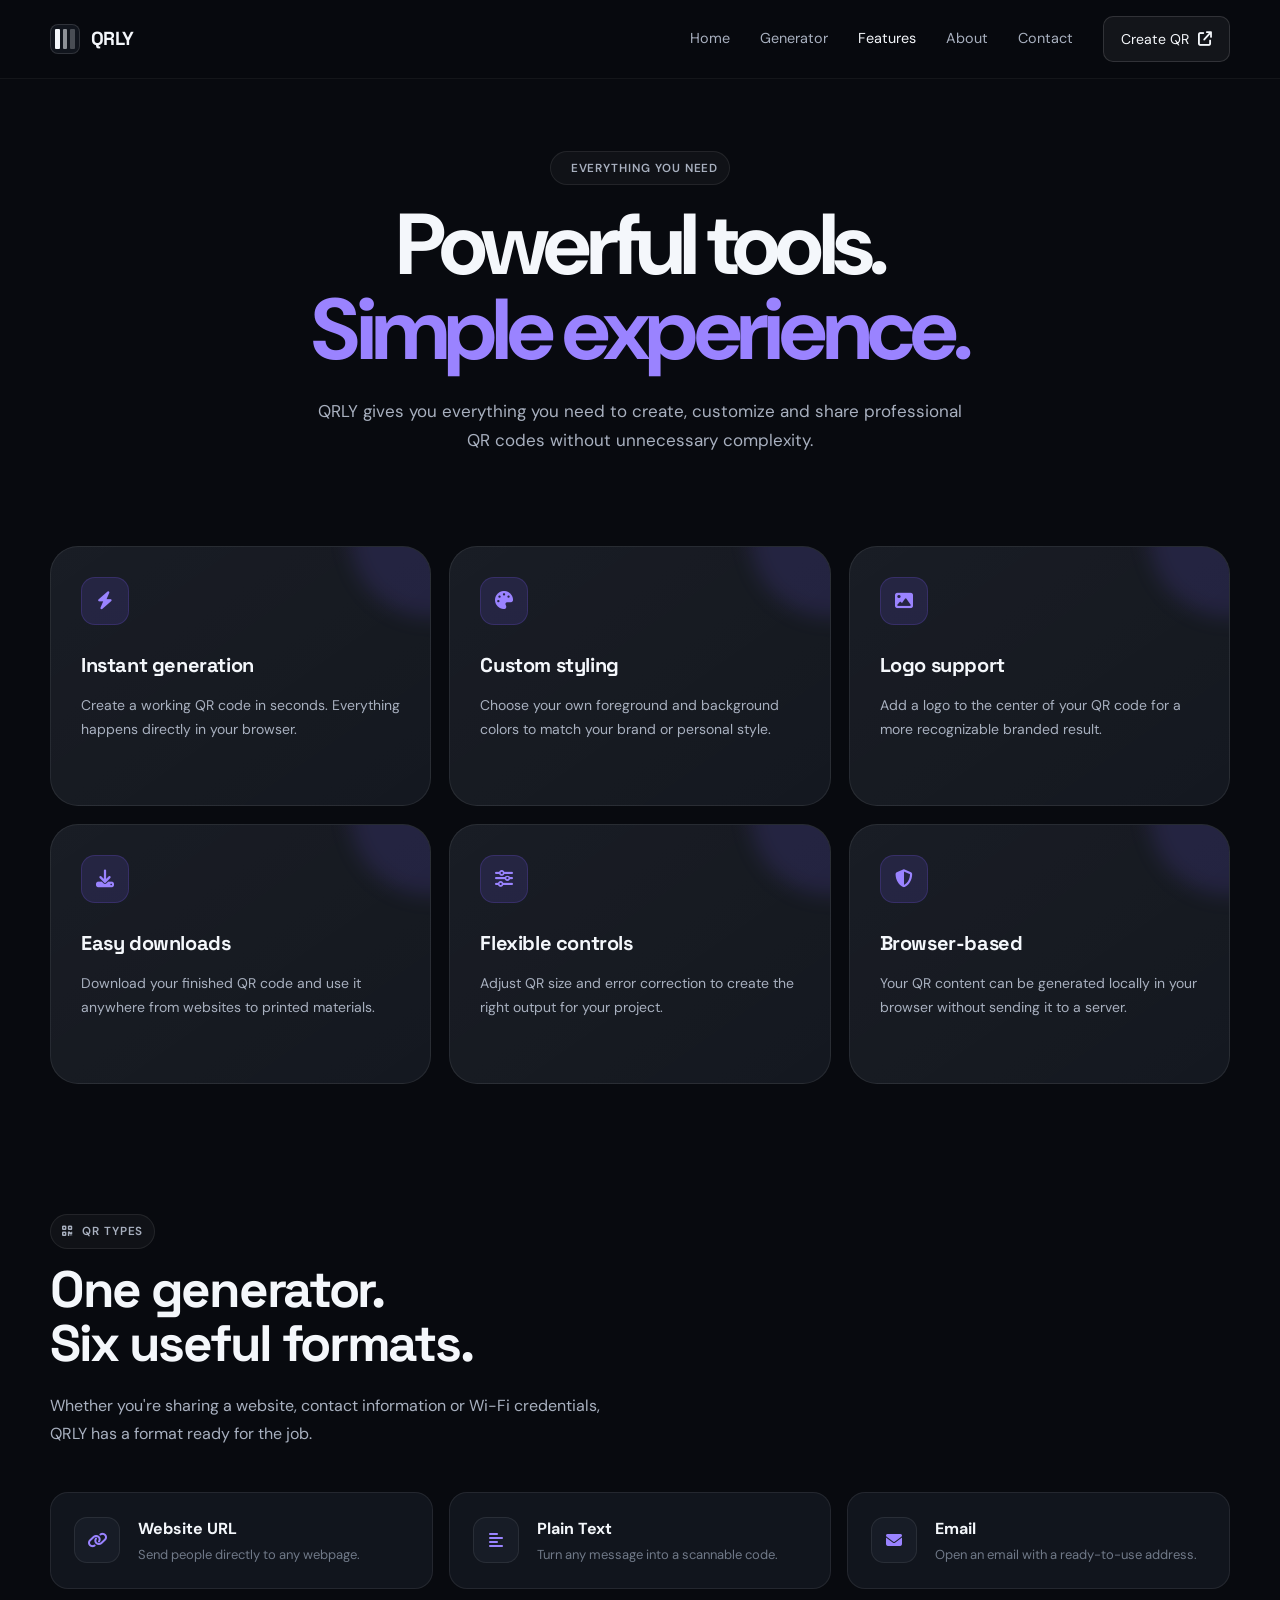
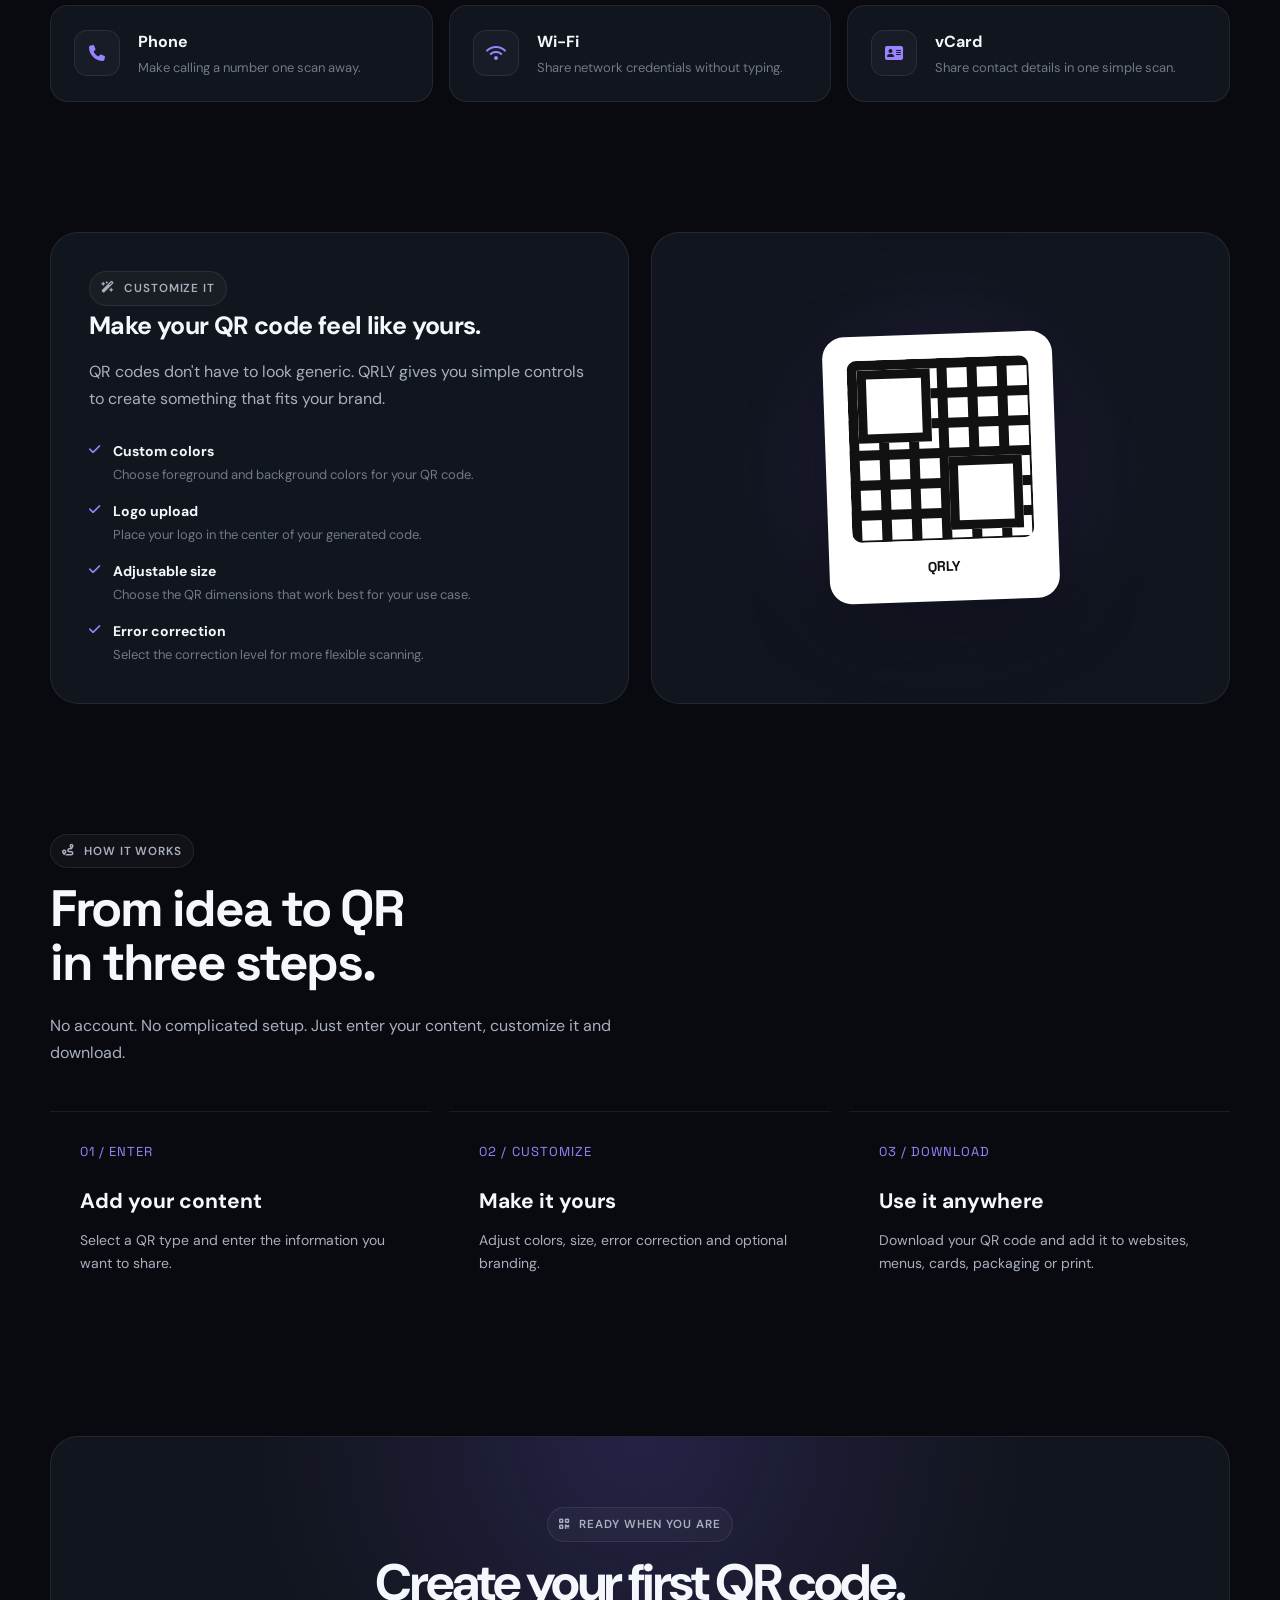
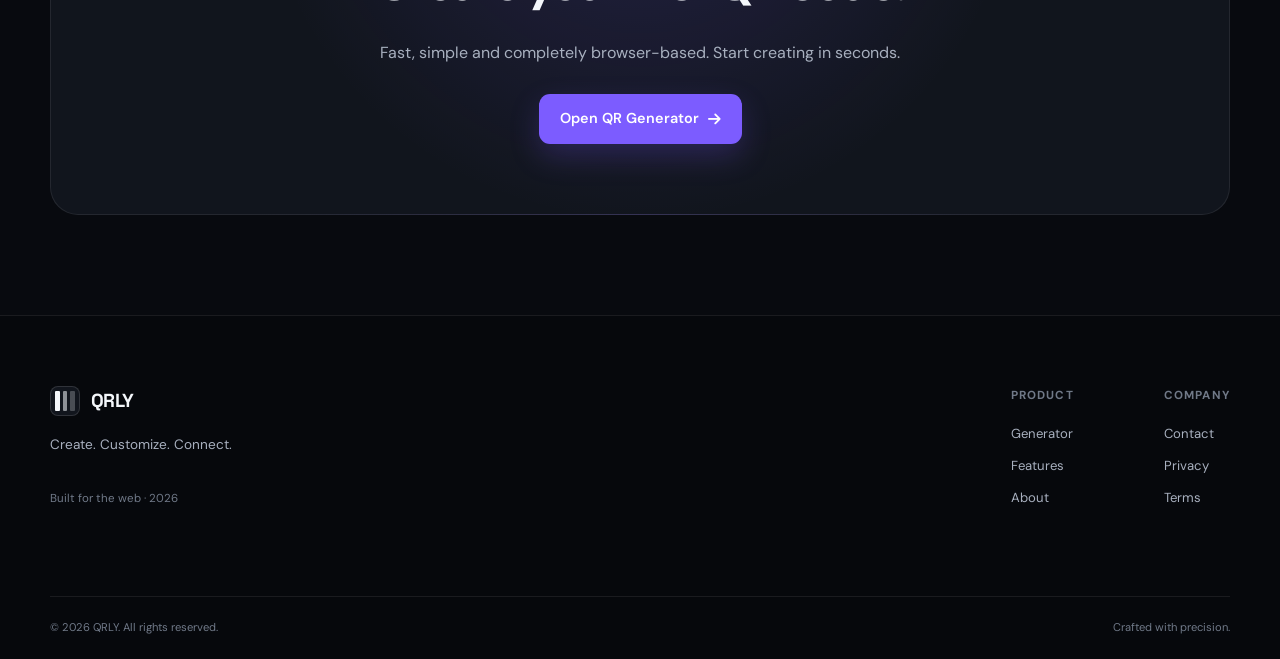
<file: features.html>
<!DOCTYPE html>
<html lang="en">
<head>
    <meta charset="UTF-8">
    <meta name="viewport" content="width=device-width, initial-scale=1.0">

    <title>Features — QRLY</title>
    <meta name="description" content="Explore QRLY's powerful QR code features. Create QR codes for URLs, text, email, phone, Wi-Fi and contact cards with easy customization and downloads.">
    <meta name="theme-color" content="#080a0f">

    <link rel="icon" type="image/svg+xml" href="./assets/qrly.svg">

    <!-- Google Fonts -->
    <link rel="preconnect" href="https://fonts.googleapis.com">
    <link rel="preconnect" href="https://fonts.gstatic.com" crossorigin>
    <link href="https://fonts.googleapis.com/css2?family=DM+Sans:wght@400;500;600;700&family=Space+Grotesk:wght@400;500;600;700&display=swap" rel="stylesheet">

    <!-- Font Awesome -->
    <link rel="stylesheet" href="https://cdnjs.cloudflare.com/ajax/libs/font-awesome/6.5.2/css/all.min.css">

    <!-- Main CSS -->
    <link rel="stylesheet" href="css/style.css">

    <style>
        /* =========================================================
           QRLY FEATURES PAGE
           ========================================================= */

        .features-page {
            padding-top: 150px;
            padding-bottom: 100px;
        }

        .features-hero {
            text-align: center;
            max-width: 780px;
            margin: 0 auto 90px;
        }

        .features-hero .eyebrow {
            margin-bottom: 18px;
        }

        .features-hero h1 {
            font-size: clamp(3rem, 7vw, 5.4rem);
            line-height: 0.98;
            letter-spacing: -0.055em;
            margin-bottom: 24px;
        }

        .features-hero h1 span {
            color: var(--accent-light);
        }

        .features-hero p {
            max-width: 650px;
            margin: 0 auto;
            font-size: 17px;
            line-height: 1.75;
            color: var(--text-soft);
        }

        /* Feature cards */

        .feature-grid {
            display: grid;
            grid-template-columns: repeat(3, 1fr);
            gap: 18px;
        }

        .feature-card {
            position: relative;
            padding: 30px;
            min-height: 260px;
            border: 1px solid var(--border);
            border-radius: var(--radius-lg);
            background:
                linear-gradient(
                    145deg,
                    rgba(255,255,255,0.035),
                    rgba(255,255,255,0.012)
                ),
                var(--surface);
            overflow: hidden;
            transition:
                transform 0.35s ease,
                border-color 0.35s ease,
                background 0.35s ease;
        }

        .feature-card::before {
            content: "";
            position: absolute;
            width: 160px;
            height: 160px;
            top: -90px;
            right: -80px;
            border-radius: 50%;
            background: var(--accent-soft);
            filter: blur(10px);
            pointer-events: none;
        }

        .feature-card:hover {
            transform: translateY(-6px);
            border-color: var(--border-light);
            background:
                linear-gradient(
                    145deg,
                    rgba(124,92,255,0.08),
                    rgba(255,255,255,0.015)
                ),
                var(--surface);
        }

        .feature-icon {
            width: 48px;
            height: 48px;
            display: grid;
            place-items: center;
            border-radius: 14px;
            background: var(--accent-soft);
            border: 1px solid rgba(124,92,255,0.2);
            color: var(--accent-light);
            font-size: 18px;
            margin-bottom: 24px;
        }

        .feature-card h3 {
            font-family: "Space Grotesk", sans-serif;
            font-size: 20px;
            letter-spacing: -0.02em;
            margin-bottom: 10px;
        }

        .feature-card p {
            color: var(--text-soft);
            font-size: 14px;
            line-height: 1.7;
        }

        /* QR types */

        .qr-types-section {
            padding-top: 130px;
        }

        .section-heading {
            max-width: 650px;
            margin-bottom: 45px;
        }

        .section-heading .eyebrow {
            margin-bottom: 14px;
        }

        .section-heading h2 {
            font-size: clamp(2rem, 4vw, 3.3rem);
            line-height: 1.05;
            letter-spacing: -0.045em;
            margin-bottom: 15px;
        }

        .section-heading p {
            color: var(--text-soft);
            line-height: 1.7;
        }

        .qr-type-grid {
            display: grid;
            grid-template-columns: repeat(3, 1fr);
            gap: 16px;
        }

        .qr-type-card {
            display: flex;
            align-items: center;
            gap: 18px;
            padding: 23px;
            border: 1px solid var(--border);
            border-radius: var(--radius-md);
            background: var(--surface);
            transition:
                transform 0.3s ease,
                border-color 0.3s ease;
        }

        .qr-type-card:hover {
            transform: translateY(-4px);
            border-color: var(--border-light);
        }

        .qr-type-icon {
            flex: 0 0 46px;
            width: 46px;
            height: 46px;
            display: grid;
            place-items: center;
            border-radius: 13px;
            background: var(--surface-light);
            color: var(--accent-light);
            border: 1px solid var(--border);
        }

        .qr-type-card h3 {
            font-size: 16px;
            margin-bottom: 4px;
        }

        .qr-type-card p {
            font-size: 13px;
            color: var(--text-muted);
            line-height: 1.5;
        }

        /* Customization showcase */

        .custom-section {
            padding-top: 130px;
        }

        .custom-showcase {
            display: grid;
            grid-template-columns: 1fr 1fr;
            gap: 22px;
            align-items: stretch;
        }

        .custom-panel {
            padding: 38px;
            border: 1px solid var(--border);
            border-radius: var(--radius-lg);
            background: var(--surface);
        }

        .custom-panel h3 {
            font-size: 25px;
            letter-spacing: -0.025em;
            margin-bottom: 12px;
        }

        .custom-panel > p {
            color: var(--text-soft);
            line-height: 1.7;
            margin-bottom: 28px;
        }

        .custom-list {
            display: flex;
            flex-direction: column;
            gap: 15px;
        }

        .custom-list-item {
            display: flex;
            gap: 13px;
            align-items: flex-start;
        }

        .custom-list-item i {
            margin-top: 3px;
            color: var(--accent-light);
            font-size: 13px;
        }

        .custom-list-item strong {
            display: block;
            font-size: 14px;
            margin-bottom: 3px;
        }

        .custom-list-item span {
            display: block;
            color: var(--text-muted);
            font-size: 13px;
            line-height: 1.5;
        }

        /* Visual panel */

        .qr-demo {
            min-height: 100%;
            display: flex;
            align-items: center;
            justify-content: center;
            position: relative;
            overflow: hidden;
        }

        .qr-demo::before {
            content: "";
            position: absolute;
            width: 280px;
            height: 280px;
            border-radius: 50%;
            background: var(--accent-soft);
            filter: blur(55px);
        }

        .demo-paper {
            position: relative;
            width: 230px;
            padding: 24px;
            border-radius: 22px;
            background: #fff;
            box-shadow: 0 30px 70px rgba(0,0,0,0.35);
            transform: rotate(-2deg);
        }

        .demo-qr {
            aspect-ratio: 1;
            border-radius: 10px;
            background:
                linear-gradient(90deg, #111 10px, transparent 10px) 0 0 / 30px 30px,
                linear-gradient(#111 10px, transparent 10px) 0 0 / 30px 30px,
                #fff;
            position: relative;
            overflow: hidden;
        }

        .demo-qr::before,
        .demo-qr::after {
            content: "";
            position: absolute;
            width: 55px;
            height: 55px;
            border: 9px solid #111;
            background: #fff;
        }

        .demo-qr::before {
            top: 10px;
            left: 10px;
        }

        .demo-qr::after {
            bottom: 10px;
            right: 10px;
        }

        .demo-label {
            text-align: center;
            color: #111;
            font-family: "Space Grotesk", sans-serif;
            font-weight: 700;
            margin-top: 15px;
            font-size: 14px;
        }

        /* Workflow */

        .workflow-section {
            padding-top: 130px;
        }

        .workflow-grid {
            display: grid;
            grid-template-columns: repeat(3, 1fr);
            gap: 18px;
        }

        .workflow-card {
            position: relative;
            padding: 30px;
            border-top: 1px solid var(--border);
        }

        .workflow-number {
            font-family: "Space Grotesk", sans-serif;
            font-size: 13px;
            color: var(--accent-light);
            margin-bottom: 22px;
            letter-spacing: 0.08em;
        }

        .workflow-card h3 {
            font-size: 21px;
            margin-bottom: 10px;
        }

        .workflow-card p {
            color: var(--text-soft);
            font-size: 14px;
            line-height: 1.7;
        }

        /* CTA */

        .features-cta {
            margin-top: 130px;
            padding: 70px 40px;
            text-align: center;
            border: 1px solid var(--border);
            border-radius: var(--radius-lg);
            background:
                radial-gradient(
                    circle at 50% 0%,
                    rgba(124,92,255,0.18),
                    transparent 55%
                ),
                var(--surface);
            overflow: hidden;
        }

        .features-cta h2 {
            font-size: clamp(2rem, 4vw, 3.4rem);
            letter-spacing: -0.045em;
            margin-bottom: 15px;
        }

        .features-cta p {
            max-width: 560px;
            margin: 0 auto 28px;
            color: var(--text-soft);
            line-height: 1.7;
        }

        .features-cta .btn {
            display: inline-flex;
            align-items: center;
            gap: 9px;
        }


        /* =========================================================
           RESPONSIVE
           ========================================================= */

        @media (max-width: 950px) {

            .feature-grid,
            .qr-type-grid {
                grid-template-columns: repeat(2, 1fr);
            }

            .custom-showcase {
                grid-template-columns: 1fr;
            }

        }

        @media (max-width: 760px) {

            .features-page {
                padding-top: 120px;
                padding-bottom: 70px;
            }

            .features-hero {
                margin-bottom: 65px;
            }

            .features-hero h1 {
                font-size: clamp(2.7rem, 12vw, 4rem);
            }

            .features-hero p {
                font-size: 15px;
            }

            .qr-types-section,
            .custom-section,
            .workflow-section {
                padding-top: 90px;
            }

            .workflow-grid {
                grid-template-columns: 1fr;
            }

            .workflow-card {
                padding: 24px 0;
            }

            .features-cta {
                margin-top: 90px;
                padding: 55px 22px;
            }

        }

        @media (max-width: 560px) {

            .feature-grid,
            .qr-type-grid {
                grid-template-columns: 1fr;
            }

            .feature-card {
                min-height: auto;
                padding: 25px;
            }

            .custom-panel {
                padding: 25px;
            }

            .demo-paper {
                width: 200px;
            }

            .section-heading {
                margin-bottom: 32px;
            }

        }
    </style>
</head>

<body>

    <!-- =====================================================
         HEADER
         ===================================================== -->

    <header class="site-header">
        <nav class="navbar container">

            <a href="index.html" class="brand">
                <span class="brand-mark">
                    <span></span>
                    <span></span>
                    <span></span>
                </span>

                <span class="brand-name">QRLY</span>
            </a>

            <button
                class="mobile-menu-toggle"
                id="mobileMenuToggle"
                aria-label="Toggle navigation"
                aria-expanded="false"
            >
                <i class="fa-solid fa-bars"></i>
            </button>

            <div class="nav-links" id="navLinks">
                <a href="index.html">Home</a>
                <a href="generator.html">Generator</a>
                <a href="features.html" class="active">Features</a>
                <a href="about.html">About</a>
                <a href="contact.html">Contact</a>

                <a href="generator.html" class="nav-cta">
                    Create QR
                    <i class="fa-solid fa-arrow-up-right-from-square"></i>
                </a>
            </div>

        </nav>
    </header>


    <!-- =====================================================
         MAIN
         ===================================================== -->

    <main class="features-page">

        <div class="container">

            <!-- HERO -->

            <section class="features-hero reveal">

                <div class="eyebrow">
                    <i class="fa-solid fa-sparkles"></i>
                    Everything you need
                </div>

                <h1>
                    Powerful tools.<br>
                    <span>Simple experience.</span>
                </h1>

                <p>
                    QRLY gives you everything you need to create,
                    customize and share professional QR codes without
                    unnecessary complexity.
                </p>

            </section>


            <!-- CORE FEATURES -->

            <section class="feature-grid">

                <article class="feature-card reveal">
                    <div class="feature-icon">
                        <i class="fa-solid fa-bolt"></i>
                    </div>

                    <h3>Instant generation</h3>

                    <p>
                        Create a working QR code in seconds.
                        Everything happens directly in your browser.
                    </p>
                </article>


                <article class="feature-card reveal">
                    <div class="feature-icon">
                        <i class="fa-solid fa-palette"></i>
                    </div>

                    <h3>Custom styling</h3>

                    <p>
                        Choose your own foreground and background
                        colors to match your brand or personal style.
                    </p>
                </article>


                <article class="feature-card reveal">
                    <div class="feature-icon">
                        <i class="fa-solid fa-image"></i>
                    </div>

                    <h3>Logo support</h3>

                    <p>
                        Add a logo to the center of your QR code
                        for a more recognizable branded result.
                    </p>
                </article>


                <article class="feature-card reveal">
                    <div class="feature-icon">
                        <i class="fa-solid fa-download"></i>
                    </div>

                    <h3>Easy downloads</h3>

                    <p>
                        Download your finished QR code and use it
                        anywhere from websites to printed materials.
                    </p>
                </article>


                <article class="feature-card reveal">
                    <div class="feature-icon">
                        <i class="fa-solid fa-sliders"></i>
                    </div>

                    <h3>Flexible controls</h3>

                    <p>
                        Adjust QR size and error correction to
                        create the right output for your project.
                    </p>
                </article>


                <article class="feature-card reveal">
                    <div class="feature-icon">
                        <i class="fa-solid fa-shield-halved"></i>
                    </div>

                    <h3>Browser-based</h3>

                    <p>
                        Your QR content can be generated locally
                        in your browser without sending it to a server.
                    </p>
                </article>

            </section>


            <!-- QR TYPES -->

            <section class="qr-types-section">

                <div class="section-heading reveal">

                    <div class="eyebrow">
                        <i class="fa-solid fa-qrcode"></i>
                        QR types
                    </div>

                    <h2>
                        One generator.<br>
                        Six useful formats.
                    </h2>

                    <p>
                        Whether you're sharing a website, contact
                        information or Wi-Fi credentials, QRLY has
                        a format ready for the job.
                    </p>

                </div>


                <div class="qr-type-grid">

                    <article class="qr-type-card reveal">
                        <div class="qr-type-icon">
                            <i class="fa-solid fa-link"></i>
                        </div>

                        <div>
                            <h3>Website URL</h3>
                            <p>Send people directly to any webpage.</p>
                        </div>
                    </article>


                    <article class="qr-type-card reveal">
                        <div class="qr-type-icon">
                            <i class="fa-solid fa-align-left"></i>
                        </div>

                        <div>
                            <h3>Plain Text</h3>
                            <p>Turn any message into a scannable code.</p>
                        </div>
                    </article>


                    <article class="qr-type-card reveal">
                        <div class="qr-type-icon">
                            <i class="fa-solid fa-envelope"></i>
                        </div>

                        <div>
                            <h3>Email</h3>
                            <p>Open an email with a ready-to-use address.</p>
                        </div>
                    </article>


                    <article class="qr-type-card reveal">
                        <div class="qr-type-icon">
                            <i class="fa-solid fa-phone"></i>
                        </div>

                        <div>
                            <h3>Phone</h3>
                            <p>Make calling a number one scan away.</p>
                        </div>
                    </article>


                    <article class="qr-type-card reveal">
                        <div class="qr-type-icon">
                            <i class="fa-solid fa-wifi"></i>
                        </div>

                        <div>
                            <h3>Wi-Fi</h3>
                            <p>Share network credentials without typing.</p>
                        </div>
                    </article>


                    <article class="qr-type-card reveal">
                        <div class="qr-type-icon">
                            <i class="fa-solid fa-address-card"></i>
                        </div>

                        <div>
                            <h3>vCard</h3>
                            <p>Share contact details in one simple scan.</p>
                        </div>
                    </article>

                </div>

            </section>


            <!-- CUSTOMIZATION -->

            <section class="custom-section">

                <div class="custom-showcase">

                    <div class="custom-panel reveal">

                        <div class="eyebrow">
                            <i class="fa-solid fa-wand-magic-sparkles"></i>
                            Customize it
                        </div>

                        <h3>Make your QR code feel like yours.</h3>

                        <p>
                            QR codes don't have to look generic.
                            QRLY gives you simple controls to create
                            something that fits your brand.
                        </p>


                        <div class="custom-list">

                            <div class="custom-list-item">
                                <i class="fa-solid fa-check"></i>

                                <div>
                                    <strong>Custom colors</strong>
                                    <span>
                                        Choose foreground and background
                                        colors for your QR code.
                                    </span>
                                </div>
                            </div>


                            <div class="custom-list-item">
                                <i class="fa-solid fa-check"></i>

                                <div>
                                    <strong>Logo upload</strong>
                                    <span>
                                        Place your logo in the center
                                        of your generated code.
                                    </span>
                                </div>
                            </div>


                            <div class="custom-list-item">
                                <i class="fa-solid fa-check"></i>

                                <div>
                                    <strong>Adjustable size</strong>
                                    <span>
                                        Choose the QR dimensions that
                                        work best for your use case.
                                    </span>
                                </div>
                            </div>


                            <div class="custom-list-item">
                                <i class="fa-solid fa-check"></i>

                                <div>
                                    <strong>Error correction</strong>
                                    <span>
                                        Select the correction level
                                        for more flexible scanning.
                                    </span>
                                </div>
                            </div>

                        </div>

                    </div>


                    <div class="custom-panel qr-demo reveal">

                        <div class="demo-paper">

                            <div class="demo-qr"></div>

                            <div class="demo-label">
                                QRLY
                            </div>

                        </div>

                    </div>

                </div>

            </section>


            <!-- WORKFLOW -->

            <section class="workflow-section">

                <div class="section-heading reveal">

                    <div class="eyebrow">
                        <i class="fa-solid fa-route"></i>
                        How it works
                    </div>

                    <h2>
                        From idea to QR<br>
                        in three steps.
                    </h2>

                    <p>
                        No account. No complicated setup.
                        Just enter your content, customize it
                        and download.
                    </p>

                </div>


                <div class="workflow-grid">

                    <article class="workflow-card reveal">

                        <div class="workflow-number">
                            01 / ENTER
                        </div>

                        <h3>Add your content</h3>

                        <p>
                            Select a QR type and enter the information
                            you want to share.
                        </p>

                    </article>


                    <article class="workflow-card reveal">

                        <div class="workflow-number">
                            02 / CUSTOMIZE
                        </div>

                        <h3>Make it yours</h3>

                        <p>
                            Adjust colors, size, error correction
                            and optional branding.
                        </p>

                    </article>


                    <article class="workflow-card reveal">

                        <div class="workflow-number">
                            03 / DOWNLOAD
                        </div>

                        <h3>Use it anywhere</h3>

                        <p>
                            Download your QR code and add it to
                            websites, menus, cards, packaging or print.
                        </p>

                    </article>

                </div>

            </section>


            <!-- CTA -->

            <section class="features-cta reveal">

                <div class="eyebrow">
                    <i class="fa-solid fa-qrcode"></i>
                    Ready when you are
                </div>

                <h2>
                    Create your first QR code.
                </h2>

                <p>
                    Fast, simple and completely browser-based.
                    Start creating in seconds.
                </p>

                <a href="generator.html" class="btn btn-primary">
                    Open QR Generator
                    <i class="fa-solid fa-arrow-right"></i>
                </a>

            </section>

        </div>

    </main>


    <!-- =====================================================
         FOOTER
         ===================================================== -->

    <footer class="site-footer">

        <div class="container">

            <div class="footer-main">

                <div class="footer-brand">

                    <a href="index.html" class="brand">

                        <span class="brand-mark">
                            <span></span>
                            <span></span>
                            <span></span>
                        </span>

                        <span class="brand-name">QRLY</span>

                    </a>

                    <p>
                        Create. Customize. Connect.
                    </p>

                    <span class="footer-location">
                        Built for the web · 2026
                    </span>

                </div>


                <div class="footer-links-group">

                    <div class="footer-column">

                        <h4>Product</h4>

                        <a href="generator.html">Generator</a>
                        <a href="features.html">Features</a>
                        <a href="about.html">About</a>

                    </div>


                    <div class="footer-column">

                        <h4>Company</h4>

                        <a href="contact.html">Contact</a>
                        <a href="privacy.html">Privacy</a>
                        <a href="terms.html">Terms</a>

                    </div>

                </div>

            </div>


            <div class="footer-bottom">

                <span>
                    © 2026 QRLY. All rights reserved.
                </span>

                <span>
                    Crafted with precision.
                </span>

            </div>

        </div>

    </footer>


    <!-- =====================================================
         PAGE SCRIPT
         ===================================================== -->

    <script>
        /* Mobile navigation */

        const mobileMenuToggle =
            document.getElementById("mobileMenuToggle");

        const navLinks =
            document.getElementById("navLinks");


        if (mobileMenuToggle && navLinks) {

            mobileMenuToggle.addEventListener("click", () => {

                const isOpen =
                    navLinks.classList.toggle("open");

                mobileMenuToggle.setAttribute(
                    "aria-expanded",
                    isOpen
                );

                mobileMenuToggle.innerHTML = isOpen
                    ? '<i class="fa-solid fa-xmark"></i>'
                    : '<i class="fa-solid fa-bars"></i>';
            });


            document
                .querySelectorAll(".nav-links a")
                .forEach(link => {

                    link.addEventListener("click", () => {

                        navLinks.classList.remove("open");

                        mobileMenuToggle.setAttribute(
                            "aria-expanded",
                            "false"
                        );

                        mobileMenuToggle.innerHTML =
                            '<i class="fa-solid fa-bars"></i>';

                    });

                });

        }


        /* Scroll reveal */

        const revealElements =
            document.querySelectorAll(".reveal");


        if ("IntersectionObserver" in window) {

            const revealObserver =
                new IntersectionObserver(
                    (entries, observer) => {

                        entries.forEach(entry => {

                            if (entry.isIntersecting) {

                                entry.target.classList.add("visible");

                                observer.unobserve(
                                    entry.target
                                );

                            }

                        });

                    },
                    {
                        threshold: 0.12
                    }
                );


            revealElements.forEach(element => {

                revealObserver.observe(element);

            });

        } else {

            revealElements.forEach(element => {

                element.classList.add("visible");

            });

        }
    </script>

</body>
</html>
</file>
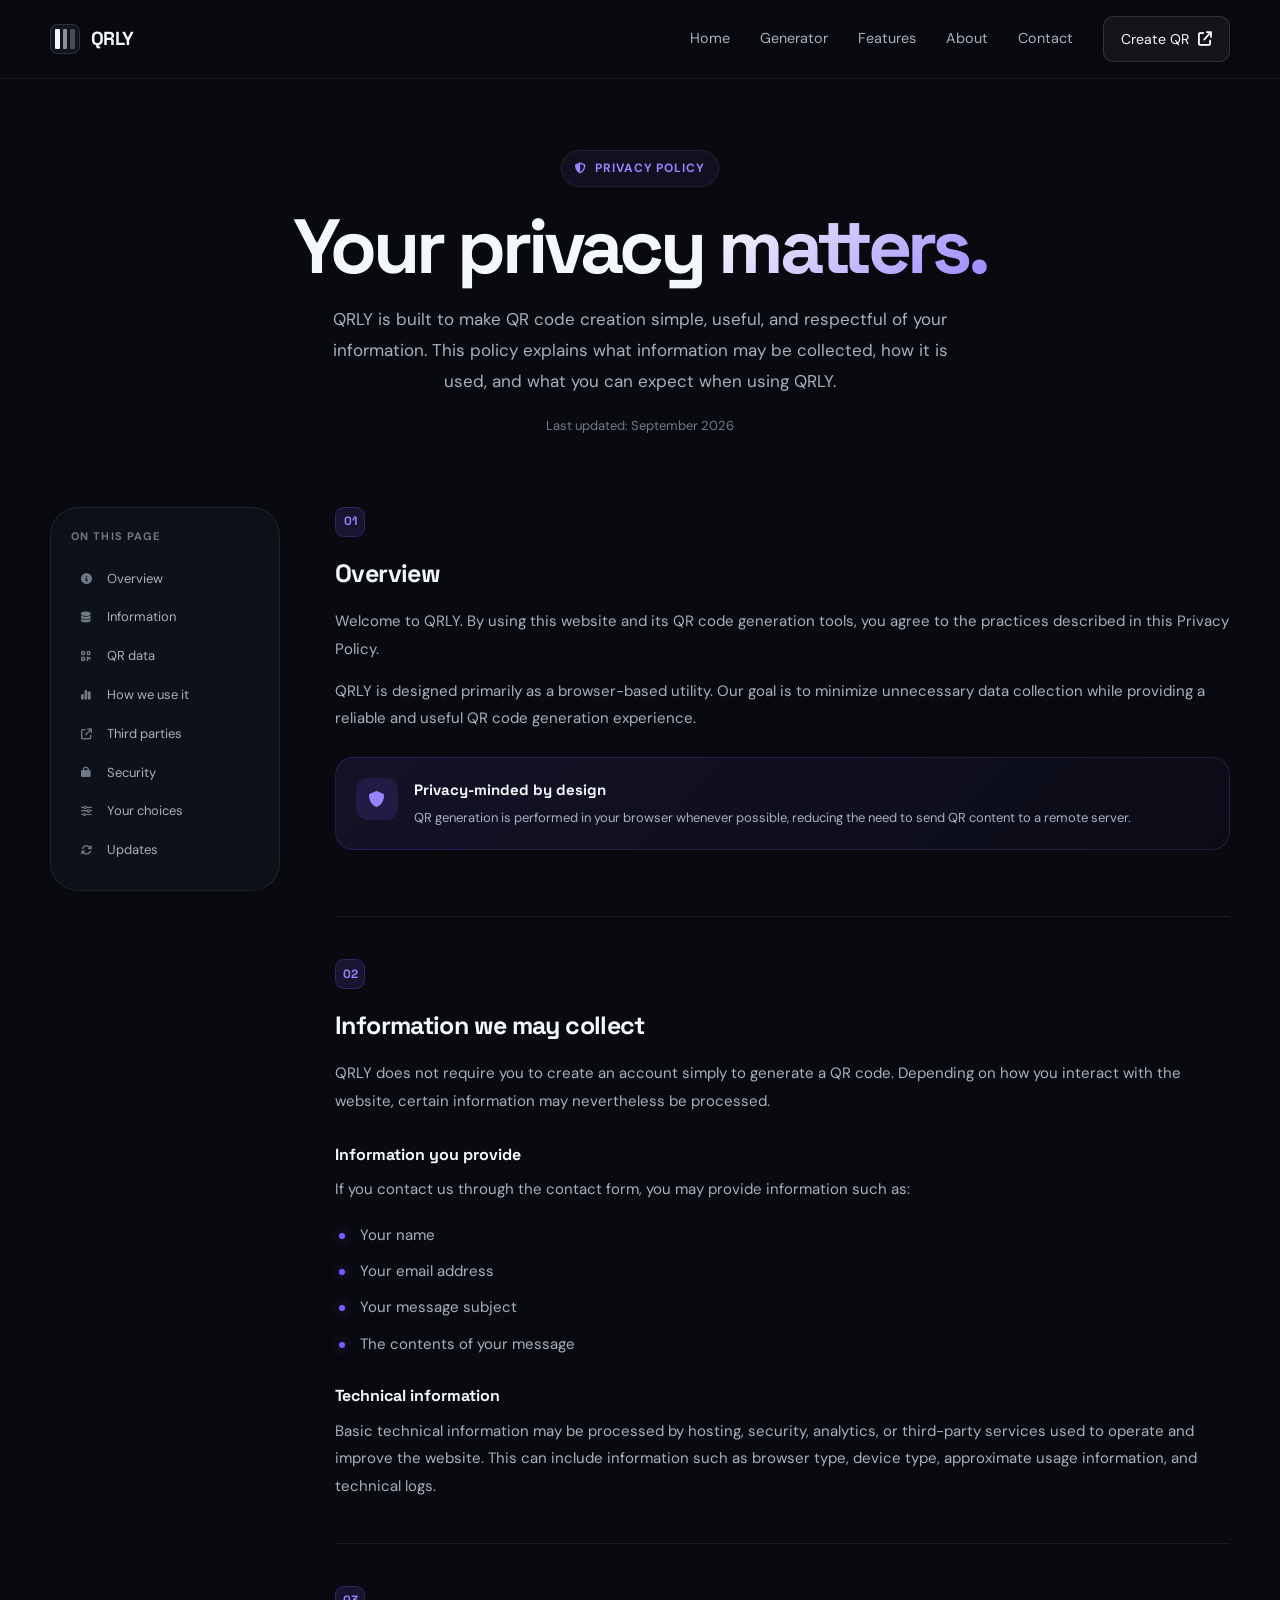
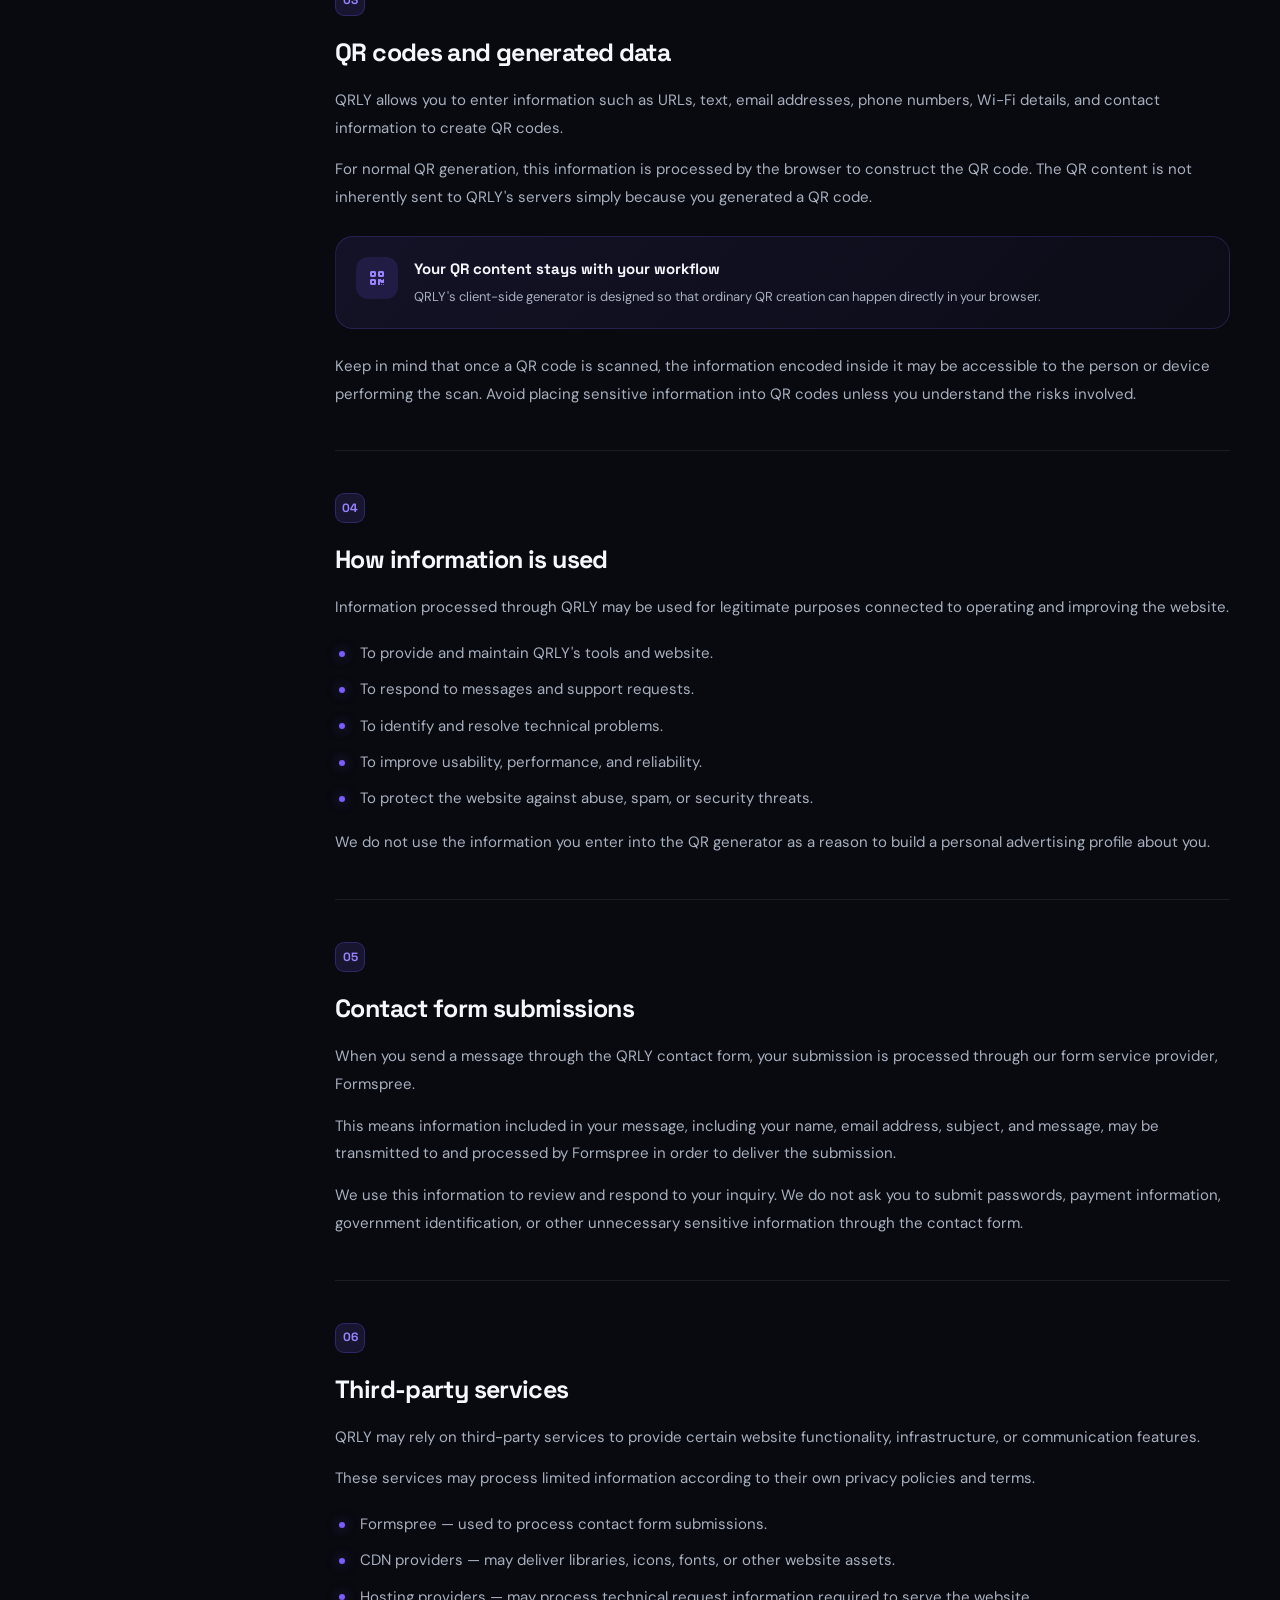
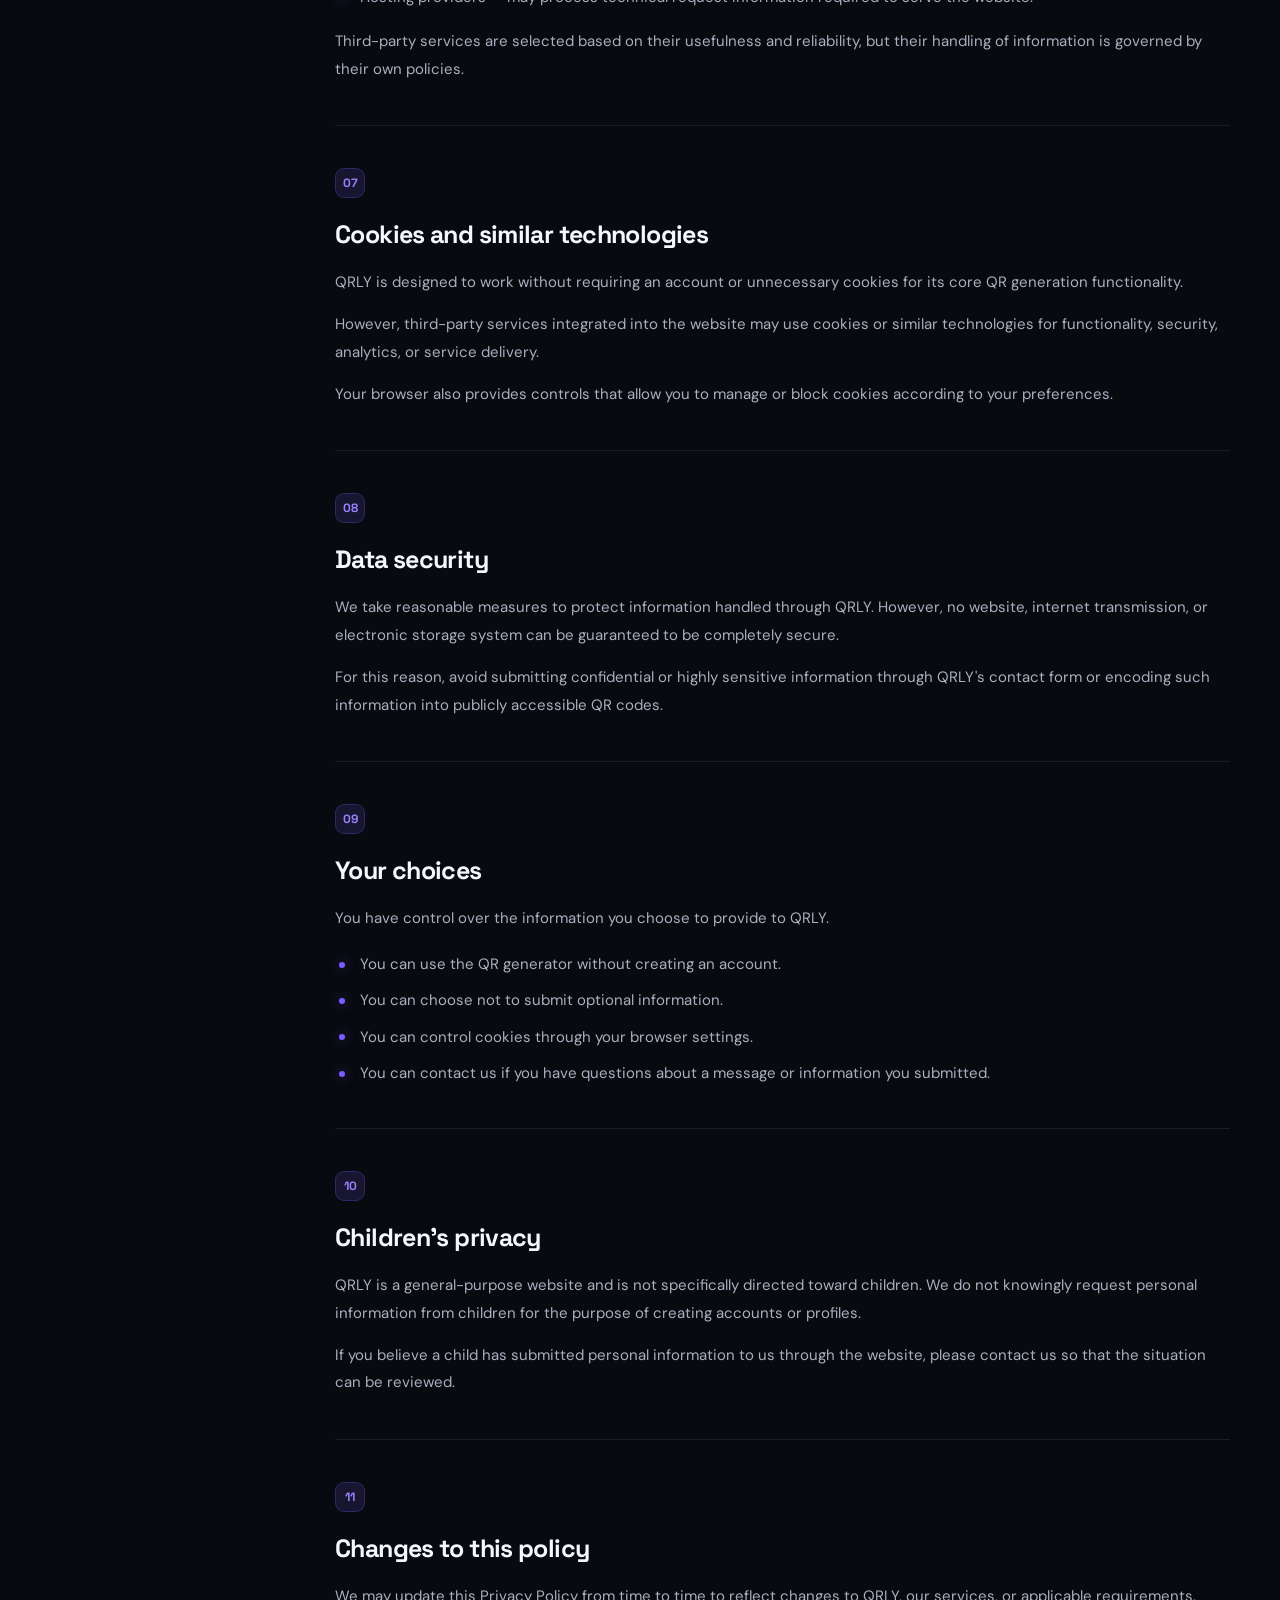
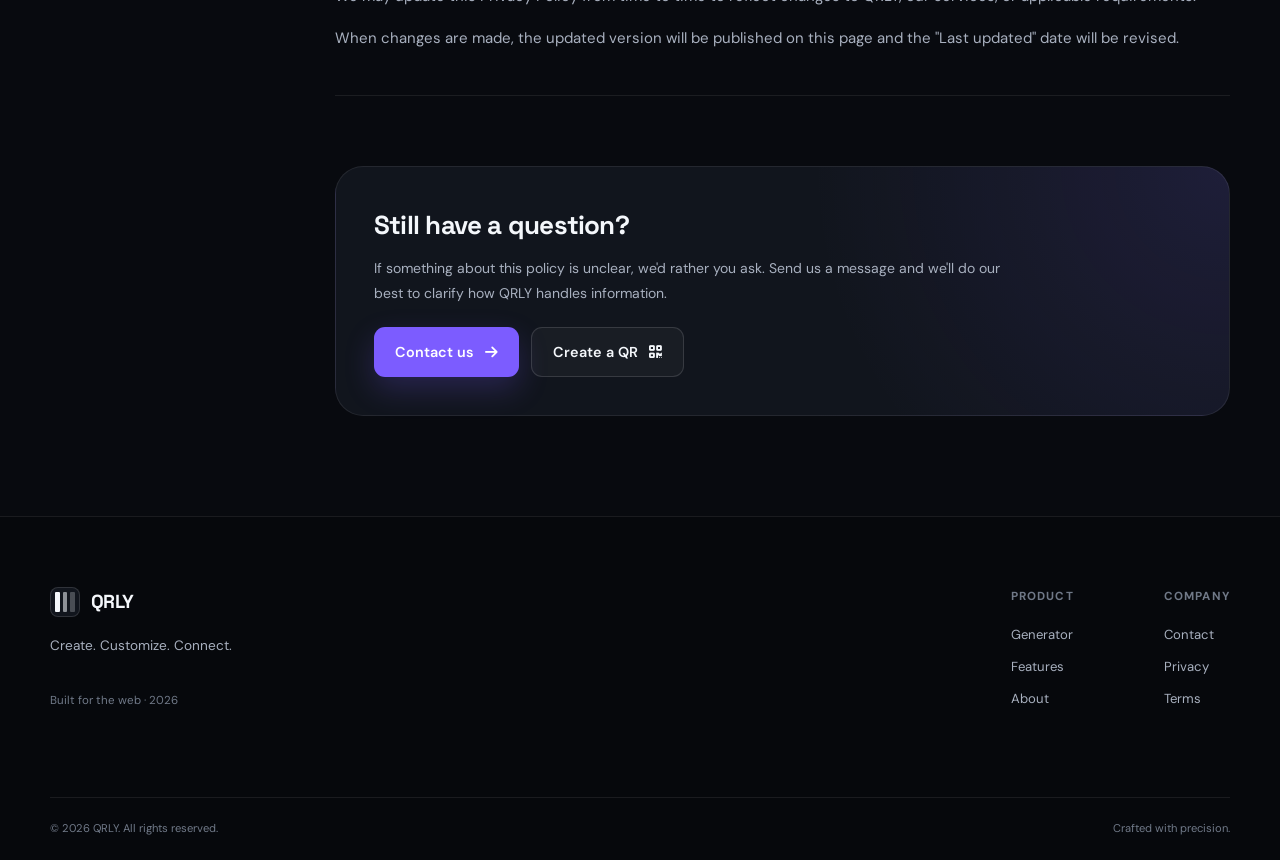
<file: privacy.html>
<!doctype html>
<html lang="en">
  <head>
    <meta charset="UTF-8" />

    <meta name="viewport" content="width=device-width, initial-scale=1.0" />

    <title>Privacy Policy — QRLY</title>
    <link rel="icon" type="image/svg+xml" href="./assets/qrly.svg" />

    <meta
      name="description"
      content="Read the QRLY Privacy Policy and learn how information is handled when you use our QR code tools and website."
    />

    <meta name="robots" content="index, follow" />

    <link rel="canonical" href="privacy.html" />

    <!-- Google Fonts -->
    <link rel="preconnect" href="https://fonts.googleapis.com" />
    <link rel="preconnect" href="https://fonts.gstatic.com" crossorigin />

    <link
      href="https://fonts.googleapis.com/css2?family=DM+Sans:wght@400;500;600;700&family=Space+Grotesk:wght@400;500;600;700&display=swap"
      rel="stylesheet"
    />

    <!-- Font Awesome -->
    <link
      rel="stylesheet"
      href="https://cdnjs.cloudflare.com/ajax/libs/font-awesome/6.5.2/css/all.min.css"
    />

    <!-- Master Styles -->
    <link rel="stylesheet" href="css/style.css" />

    <style>
      /* =========================================================
       QRLY PRIVACY PAGE
       ========================================================= */

      .privacy-page {
        padding-top: 150px;
        padding-bottom: 100px;
      }

      /* ---------------------------------------------------------
       HERO
       --------------------------------------------------------- */

      .privacy-hero {
        max-width: 850px;
        margin: 0 auto 70px;
        text-align: center;
      }

      .privacy-eyebrow {
        display: inline-flex;
        align-items: center;
        gap: 8px;
        padding: 8px 13px;
        margin-bottom: 22px;

        border: 1px solid var(--border);
        border-radius: 999px;

        background: rgba(124, 92, 255, 0.08);

        color: var(--accent-light);
        font-size: 12px;
        font-weight: 700;
        letter-spacing: 0.08em;
        text-transform: uppercase;
      }

      .privacy-eyebrow i {
        font-size: 11px;
      }

      .privacy-hero h1 {
        margin: 0 0 20px;

        font-family: "Space Grotesk", sans-serif;
        font-size: clamp(2.8rem, 6vw, 5rem);
        line-height: 0.98;
        letter-spacing: -0.055em;
      }

      .privacy-hero h1 span {
        background: linear-gradient(135deg, var(--white), var(--accent-light));

        -webkit-background-clip: text;
        background-clip: text;
        -webkit-text-fill-color: transparent;
      }

      .privacy-hero p {
        max-width: 650px;
        margin: 0 auto;

        color: var(--text-soft);
        font-size: 17px;
        line-height: 1.8;
      }

      .last-updated {
        margin-top: 20px;

        color: var(--text-muted);
        font-size: 13px;
      }

      /* ---------------------------------------------------------
       CONTENT LAYOUT
       --------------------------------------------------------- */

      .privacy-layout {
        display: grid;
        grid-template-columns: 230px minmax(0, 1fr);
        gap: 55px;
        align-items: start;
      }

      /* ---------------------------------------------------------
       SIDEBAR
       --------------------------------------------------------- */

      .privacy-sidebar {
        position: sticky;
        top: 105px;

        padding: 20px;

        border: 1px solid var(--border);
        border-radius: var(--radius-lg);

        background: rgba(17, 21, 29, 0.7);
        backdrop-filter: blur(18px);
      }

      .privacy-sidebar-label {
        margin-bottom: 14px;

        color: var(--text-muted);
        font-size: 11px;
        font-weight: 700;
        letter-spacing: 0.1em;
        text-transform: uppercase;
      }

      .privacy-sidebar a {
        display: flex;
        align-items: center;
        gap: 10px;

        padding: 9px 10px;

        border-radius: 9px;

        color: var(--text-soft);
        font-size: 13px;
        text-decoration: none;

        transition:
          color 0.25s ease,
          background 0.25s ease,
          transform 0.25s ease;
      }

      .privacy-sidebar a i {
        width: 16px;

        color: var(--text-muted);
        font-size: 11px;

        transition: color 0.25s ease;
      }

      .privacy-sidebar a:hover {
        background: var(--accent-soft);
        color: var(--white);
        transform: translateX(3px);
      }

      .privacy-sidebar a:hover i {
        color: var(--accent-light);
      }

      /* ---------------------------------------------------------
       POLICY CONTENT
       --------------------------------------------------------- */

      .privacy-content {
        min-width: 0;
      }

      .privacy-section {
        padding: 0 0 42px;
        margin-bottom: 42px;

        border-bottom: 1px solid var(--border);
        scroll-margin-top: 110px;
      }

      .privacy-section:last-child {
        border-bottom: 0;
        margin-bottom: 0;
      }

      .privacy-section-number {
        display: inline-flex;
        align-items: center;
        justify-content: center;

        width: 30px;
        height: 30px;
        margin-bottom: 16px;

        border: 1px solid rgba(124, 92, 255, 0.25);
        border-radius: 9px;

        background: var(--accent-soft);

        color: var(--accent-light);
        font-family: "Space Grotesk", sans-serif;
        font-size: 12px;
        font-weight: 700;
      }

      .privacy-section h2 {
        margin: 0 0 15px;

        font-family: "Space Grotesk", sans-serif;
        font-size: 25px;
        letter-spacing: -0.025em;
      }

      .privacy-section h3 {
        margin: 26px 0 9px;

        color: var(--text);
        font-family: "Space Grotesk", sans-serif;
        font-size: 16px;
      }

      .privacy-section p {
        margin: 0 0 14px;

        color: var(--text-soft);
        font-size: 15px;
        line-height: 1.85;
      }

      .privacy-section p:last-child {
        margin-bottom: 0;
      }

      .privacy-section ul {
        display: grid;
        gap: 10px;

        margin: 18px 0 0;
        padding: 0;

        list-style: none;
      }

      .privacy-section li {
        position: relative;

        padding-left: 25px;

        color: var(--text-soft);
        font-size: 15px;
        line-height: 1.75;
      }

      .privacy-section li::before {
        content: "";

        position: absolute;
        top: 0.72em;
        left: 4px;

        width: 6px;
        height: 6px;

        border-radius: 50%;

        background: var(--accent);
        box-shadow: 0 0 12px rgba(124, 92, 255, 0.55);
      }

      /* ---------------------------------------------------------
       HIGHLIGHT BOX
       --------------------------------------------------------- */

      .privacy-highlight {
        display: flex;
        gap: 16px;

        margin: 24px 0;
        padding: 20px;

        border: 1px solid rgba(124, 92, 255, 0.2);
        border-radius: var(--radius-md);

        background: linear-gradient(
          135deg,
          rgba(124, 92, 255, 0.1),
          rgba(124, 92, 255, 0.03)
        );
      }

      .privacy-highlight-icon {
        flex: 0 0 42px;

        display: flex;
        align-items: center;
        justify-content: center;

        width: 42px;
        height: 42px;

        border-radius: 12px;

        background: var(--accent-soft);

        color: var(--accent-light);
      }

      .privacy-highlight strong {
        display: block;
        margin-bottom: 5px;

        color: var(--text);
        font-family: "Space Grotesk", sans-serif;
        font-size: 15px;
      }

      .privacy-highlight p {
        margin: 0;

        font-size: 13px;
        line-height: 1.7;
      }

      /* ---------------------------------------------------------
       CONTACT CTA
       --------------------------------------------------------- */

      .privacy-contact {
        margin-top: 70px;
        padding: 38px;

        border: 1px solid var(--border);
        border-radius: var(--radius-lg);

        background:
          radial-gradient(
            circle at top right,
            rgba(124, 92, 255, 0.12),
            transparent 45%
          ),
          var(--surface);
      }

      .privacy-contact h2 {
        margin: 0 0 10px;

        font-family: "Space Grotesk", sans-serif;
        font-size: 26px;
        letter-spacing: -0.03em;
      }

      .privacy-contact p {
        max-width: 650px;
        margin: 0 0 22px;

        color: var(--text-soft);
        font-size: 14px;
        line-height: 1.75;
      }

      .privacy-contact-actions {
        display: flex;
        flex-wrap: wrap;
        gap: 12px;
      }

      /* ---------------------------------------------------------
       REVEAL ANIMATION
       --------------------------------------------------------- */

      .privacy-page .reveal {
        opacity: 0;
        transform: translateY(18px);

        transition:
          opacity 0.65s ease,
          transform 0.65s ease;
      }

      .privacy-page .reveal.visible {
        opacity: 1;
        transform: translateY(0);
      }

      /* =========================================================
       TABLET
       ========================================================= */

      @media (max-width: 900px) {
        .privacy-page {
          padding-top: 125px;
        }

        .privacy-layout {
          grid-template-columns: 1fr;
          gap: 30px;
        }

        .privacy-sidebar {
          position: static;

          display: grid;
          grid-template-columns: repeat(2, 1fr);
          gap: 4px;
        }

        .privacy-sidebar-label {
          grid-column: 1 / -1;
          margin-bottom: 7px;
        }
      }

      /* =========================================================
       MOBILE
       ========================================================= */

      @media (max-width: 650px) {
        .privacy-page {
          padding-top: 100px;
          padding-bottom: 65px;
        }

        .privacy-hero {
          margin-bottom: 50px;
        }

        .privacy-hero h1 {
          font-size: clamp(2.5rem, 13vw, 3.5rem);
        }

        .privacy-hero p {
          font-size: 15px;
          line-height: 1.75;
        }

        .privacy-sidebar {
          grid-template-columns: 1fr;
          padding: 16px;
        }

        .privacy-section {
          padding-bottom: 32px;
          margin-bottom: 32px;
        }

        .privacy-section h2 {
          font-size: 22px;
        }

        .privacy-section p,
        .privacy-section li {
          font-size: 14px;
        }

        .privacy-highlight {
          padding: 17px;
        }

        .privacy-contact {
          margin-top: 50px;
          padding: 25px 20px;
        }

        .privacy-contact-actions {
          flex-direction: column;
        }

        .privacy-contact-actions .btn {
          width: 100%;
          justify-content: center;
        }
      }
    </style>
  </head>

  <body>
    <!-- =========================================================
       HEADER
       ========================================================= -->

    <header class="site-header">
      <nav class="navbar container">
        <a href="index.html" class="brand">
          <span class="brand-mark">
            <span></span>
            <span></span>
            <span></span>
          </span>

          <span class="brand-name">QRLY</span>
        </a>

        <button
          class="mobile-menu-toggle"
          id="mobileMenuToggle"
          aria-label="Toggle navigation"
          aria-expanded="false"
        >
          <i class="fa-solid fa-bars"></i>
        </button>

        <div class="nav-links" id="navLinks">
          <a href="index.html"> Home </a>

          <a href="generator.html"> Generator </a>

          <a href="features.html"> Features </a>

          <a href="about.html"> About </a>

          <a href="contact.html"> Contact </a>

          <a href="generator.html" class="nav-cta">
            Create QR
            <i class="fa-solid fa-arrow-up-right-from-square"></i>
          </a>
        </div>
      </nav>
    </header>

    <!-- =========================================================
       PRIVACY PAGE
       ========================================================= -->

    <main class="privacy-page">
      <div class="container">
        <!-- =======================================================
           HERO
           ======================================================= -->

        <section class="privacy-hero reveal">
          <div class="privacy-eyebrow">
            <i class="fa-solid fa-shield-halved"></i>
            Privacy Policy
          </div>

          <h1>Your privacy <span>matters.</span></h1>

          <p>
            QRLY is built to make QR code creation simple, useful, and
            respectful of your information. This policy explains what
            information may be collected, how it is used, and what you can
            expect when using QRLY.
          </p>

          <div class="last-updated">Last updated: September 2026</div>
        </section>

        <!-- =======================================================
           CONTENT
           ======================================================= -->

        <div class="privacy-layout">
          <!-- =====================================================
             SIDEBAR
             ===================================================== -->

          <aside class="privacy-sidebar reveal">
            <div class="privacy-sidebar-label">On this page</div>

            <a href="#overview">
              <i class="fa-solid fa-circle-info"></i>
              Overview
            </a>

            <a href="#information">
              <i class="fa-solid fa-database"></i>
              Information
            </a>

            <a href="#qr-data">
              <i class="fa-solid fa-qrcode"></i>
              QR data
            </a>

            <a href="#usage">
              <i class="fa-solid fa-chart-simple"></i>
              How we use it
            </a>

            <a href="#third-party">
              <i class="fa-solid fa-arrow-up-right-from-square"></i>
              Third parties
            </a>

            <a href="#security">
              <i class="fa-solid fa-lock"></i>
              Security
            </a>

            <a href="#choices">
              <i class="fa-solid fa-sliders"></i>
              Your choices
            </a>

            <a href="#updates">
              <i class="fa-solid fa-rotate"></i>
              Updates
            </a>
          </aside>

          <!-- =====================================================
             POLICY
             ===================================================== -->

          <div class="privacy-content">
            <!-- ===================================================
               01 — OVERVIEW
               =================================================== -->

            <section class="privacy-section reveal" id="overview">
              <div class="privacy-section-number">01</div>

              <h2>Overview</h2>

              <p>
                Welcome to QRLY. By using this website and its QR code
                generation tools, you agree to the practices described in this
                Privacy Policy.
              </p>

              <p>
                QRLY is designed primarily as a browser-based utility. Our goal
                is to minimize unnecessary data collection while providing a
                reliable and useful QR code generation experience.
              </p>

              <div class="privacy-highlight">
                <div class="privacy-highlight-icon">
                  <i class="fa-solid fa-shield"></i>
                </div>

                <div>
                  <strong> Privacy-minded by design </strong>

                  <p>
                    QR generation is performed in your browser whenever
                    possible, reducing the need to send QR content to a remote
                    server.
                  </p>
                </div>
              </div>
            </section>

            <!-- ===================================================
               02 — INFORMATION
               =================================================== -->

            <section class="privacy-section reveal" id="information">
              <div class="privacy-section-number">02</div>

              <h2>Information we may collect</h2>

              <p>
                QRLY does not require you to create an account simply to
                generate a QR code. Depending on how you interact with the
                website, certain information may nevertheless be processed.
              </p>

              <h3>Information you provide</h3>

              <p>
                If you contact us through the contact form, you may provide
                information such as:
              </p>

              <ul>
                <li>Your name</li>
                <li>Your email address</li>
                <li>Your message subject</li>
                <li>The contents of your message</li>
              </ul>

              <h3>Technical information</h3>

              <p>
                Basic technical information may be processed by hosting,
                security, analytics, or third-party services used to operate and
                improve the website. This can include information such as
                browser type, device type, approximate usage information, and
                technical logs.
              </p>
            </section>

            <!-- ===================================================
               03 — QR DATA
               =================================================== -->

            <section class="privacy-section reveal" id="qr-data">
              <div class="privacy-section-number">03</div>

              <h2>QR codes and generated data</h2>

              <p>
                QRLY allows you to enter information such as URLs, text, email
                addresses, phone numbers, Wi-Fi details, and contact information
                to create QR codes.
              </p>

              <p>
                For normal QR generation, this information is processed by the
                browser to construct the QR code. The QR content is not
                inherently sent to QRLY's servers simply because you generated a
                QR code.
              </p>

              <div class="privacy-highlight">
                <div class="privacy-highlight-icon">
                  <i class="fa-solid fa-qrcode"></i>
                </div>

                <div>
                  <strong> Your QR content stays with your workflow </strong>

                  <p>
                    QRLY's client-side generator is designed so that ordinary QR
                    creation can happen directly in your browser.
                  </p>
                </div>
              </div>

              <p>
                Keep in mind that once a QR code is scanned, the information
                encoded inside it may be accessible to the person or device
                performing the scan. Avoid placing sensitive information into QR
                codes unless you understand the risks involved.
              </p>
            </section>

            <!-- ===================================================
               04 — USAGE
               =================================================== -->

            <section class="privacy-section reveal" id="usage">
              <div class="privacy-section-number">04</div>

              <h2>How information is used</h2>

              <p>
                Information processed through QRLY may be used for legitimate
                purposes connected to operating and improving the website.
              </p>

              <ul>
                <li>To provide and maintain QRLY's tools and website.</li>

                <li>To respond to messages and support requests.</li>

                <li>To identify and resolve technical problems.</li>

                <li>To improve usability, performance, and reliability.</li>

                <li>
                  To protect the website against abuse, spam, or security
                  threats.
                </li>
              </ul>

              <p style="margin-top: 18px">
                We do not use the information you enter into the QR generator as
                a reason to build a personal advertising profile about you.
              </p>
            </section>

            <!-- ===================================================
               05 — CONTACT FORM
               =================================================== -->

            <section class="privacy-section reveal" id="contact-data">
              <div class="privacy-section-number">05</div>

              <h2>Contact form submissions</h2>

              <p>
                When you send a message through the QRLY contact form, your
                submission is processed through our form service provider,
                Formspree.
              </p>

              <p>
                This means information included in your message, including your
                name, email address, subject, and message, may be transmitted to
                and processed by Formspree in order to deliver the submission.
              </p>

              <p>
                We use this information to review and respond to your inquiry.
                We do not ask you to submit passwords, payment information,
                government identification, or other unnecessary sensitive
                information through the contact form.
              </p>
            </section>

            <!-- ===================================================
               06 — THIRD PARTY
               =================================================== -->

            <section class="privacy-section reveal" id="third-party">
              <div class="privacy-section-number">06</div>

              <h2>Third-party services</h2>

              <p>
                QRLY may rely on third-party services to provide certain website
                functionality, infrastructure, or communication features.
              </p>

              <p>
                These services may process limited information according to
                their own privacy policies and terms.
              </p>

              <ul>
                <li>Formspree — used to process contact form submissions.</li>

                <li>
                  CDN providers — may deliver libraries, icons, fonts, or other
                  website assets.
                </li>

                <li>
                  Hosting providers — may process technical request information
                  required to serve the website.
                </li>
              </ul>

              <p style="margin-top: 18px">
                Third-party services are selected based on their usefulness and
                reliability, but their handling of information is governed by
                their own policies.
              </p>
            </section>

            <!-- ===================================================
               07 — COOKIES
               =================================================== -->

            <section class="privacy-section reveal" id="cookies">
              <div class="privacy-section-number">07</div>

              <h2>Cookies and similar technologies</h2>

              <p>
                QRLY is designed to work without requiring an account or
                unnecessary cookies for its core QR generation functionality.
              </p>

              <p>
                However, third-party services integrated into the website may
                use cookies or similar technologies for functionality, security,
                analytics, or service delivery.
              </p>

              <p>
                Your browser also provides controls that allow you to manage or
                block cookies according to your preferences.
              </p>
            </section>

            <!-- ===================================================
               08 — SECURITY
               =================================================== -->

            <section class="privacy-section reveal" id="security">
              <div class="privacy-section-number">08</div>

              <h2>Data security</h2>

              <p>
                We take reasonable measures to protect information handled
                through QRLY. However, no website, internet transmission, or
                electronic storage system can be guaranteed to be completely
                secure.
              </p>

              <p>
                For this reason, avoid submitting confidential or highly
                sensitive information through QRLY's contact form or encoding
                such information into publicly accessible QR codes.
              </p>
            </section>

            <!-- ===================================================
               09 — YOUR CHOICES
               =================================================== -->

            <section class="privacy-section reveal" id="choices">
              <div class="privacy-section-number">09</div>

              <h2>Your choices</h2>

              <p>
                You have control over the information you choose to provide to
                QRLY.
              </p>

              <ul>
                <li>
                  You can use the QR generator without creating an account.
                </li>

                <li>You can choose not to submit optional information.</li>

                <li>You can control cookies through your browser settings.</li>

                <li>
                  You can contact us if you have questions about a message or
                  information you submitted.
                </li>
              </ul>
            </section>

            <!-- ===================================================
               10 — CHILDREN
               =================================================== -->

            <section class="privacy-section reveal" id="children">
              <div class="privacy-section-number">10</div>

              <h2>Children's privacy</h2>

              <p>
                QRLY is a general-purpose website and is not specifically
                directed toward children. We do not knowingly request personal
                information from children for the purpose of creating accounts
                or profiles.
              </p>

              <p>
                If you believe a child has submitted personal information to us
                through the website, please contact us so that the situation can
                be reviewed.
              </p>
            </section>

            <!-- ===================================================
               11 — POLICY UPDATES
               =================================================== -->

            <section class="privacy-section reveal" id="updates">
              <div class="privacy-section-number">11</div>

              <h2>Changes to this policy</h2>

              <p>
                We may update this Privacy Policy from time to time to reflect
                changes to QRLY, our services, or applicable requirements.
              </p>

              <p>
                When changes are made, the updated version will be published on
                this page and the "Last updated" date will be revised.
              </p>
            </section>

            <!-- ===================================================
               CONTACT
               =================================================== -->

            <section class="privacy-contact reveal">
              <h2>Still have a question?</h2>

              <p>
                If something about this policy is unclear, we'd rather you ask.
                Send us a message and we'll do our best to clarify how QRLY
                handles information.
              </p>

              <div class="privacy-contact-actions">
                <a href="contact.html" class="btn btn-primary">
                  Contact us
                  <i class="fa-solid fa-arrow-right"></i>
                </a>

                <a href="generator.html" class="btn btn-secondary">
                  Create a QR
                  <i class="fa-solid fa-qrcode"></i>
                </a>
              </div>
            </section>
          </div>
        </div>
      </div>
    </main>

    <!-- =========================================================
       FOOTER
       ========================================================= -->

    <footer class="site-footer">
      <div class="container">
        <div class="footer-main">
          <div class="footer-brand">
            <a href="index.html" class="brand">
              <span class="brand-mark">
                <span></span>
                <span></span>
                <span></span>
              </span>

              <span class="brand-name"> QRLY </span>
            </a>

            <p>Create. Customize. Connect.</p>

            <span class="footer-location"> Built for the web · 2026 </span>
          </div>

          <div class="footer-links-group">
            <div class="footer-column">
              <h4>Product</h4>

              <a href="generator.html"> Generator </a>

              <a href="features.html"> Features </a>

              <a href="about.html"> About </a>
            </div>

            <div class="footer-column">
              <h4>Company</h4>

              <a href="contact.html"> Contact </a>

              <a href="privacy.html" class="active"> Privacy </a>

              <a href="terms.html"> Terms </a>
            </div>
          </div>
        </div>

        <div class="footer-bottom">
          <span> © 2026 QRLY. All rights reserved. </span>

          <span> Crafted with precision. </span>
        </div>
      </div>
    </footer>

    <!-- =========================================================
       PAGE JAVASCRIPT
       ========================================================= -->

    <script>
      /* =========================================================
       MOBILE NAVIGATION
       ========================================================= */

      const mobileMenuToggle = document.getElementById("mobileMenuToggle");

      const navLinks = document.getElementById("navLinks");

      if (mobileMenuToggle && navLinks) {
        mobileMenuToggle.addEventListener("click", () => {
          const isOpen = navLinks.classList.toggle("open");

          mobileMenuToggle.setAttribute("aria-expanded", isOpen);

          mobileMenuToggle.innerHTML = isOpen
            ? '<i class="fa-solid fa-xmark"></i>'
            : '<i class="fa-solid fa-bars"></i>';
        });

        document.querySelectorAll(".nav-links a").forEach((link) => {
          link.addEventListener("click", () => {
            navLinks.classList.remove("open");

            mobileMenuToggle.setAttribute("aria-expanded", "false");

            mobileMenuToggle.innerHTML = '<i class="fa-solid fa-bars"></i>';
          });
        });
      }

      /* =========================================================
       SCROLL REVEAL
       ========================================================= */

      const revealElements = document.querySelectorAll(".reveal");

      if ("IntersectionObserver" in window) {
        const revealObserver = new IntersectionObserver(
          (entries, observer) => {
            entries.forEach((entry) => {
              if (entry.isIntersecting) {
                entry.target.classList.add("visible");

                observer.unobserve(entry.target);
              }
            });
          },
          {
            threshold: 0.12,
          },
        );

        revealElements.forEach((element) => {
          revealObserver.observe(element);
        });
      } else {
        revealElements.forEach((element) => {
          element.classList.add("visible");
        });
      }
    </script>
  </body>
</html>
</file>
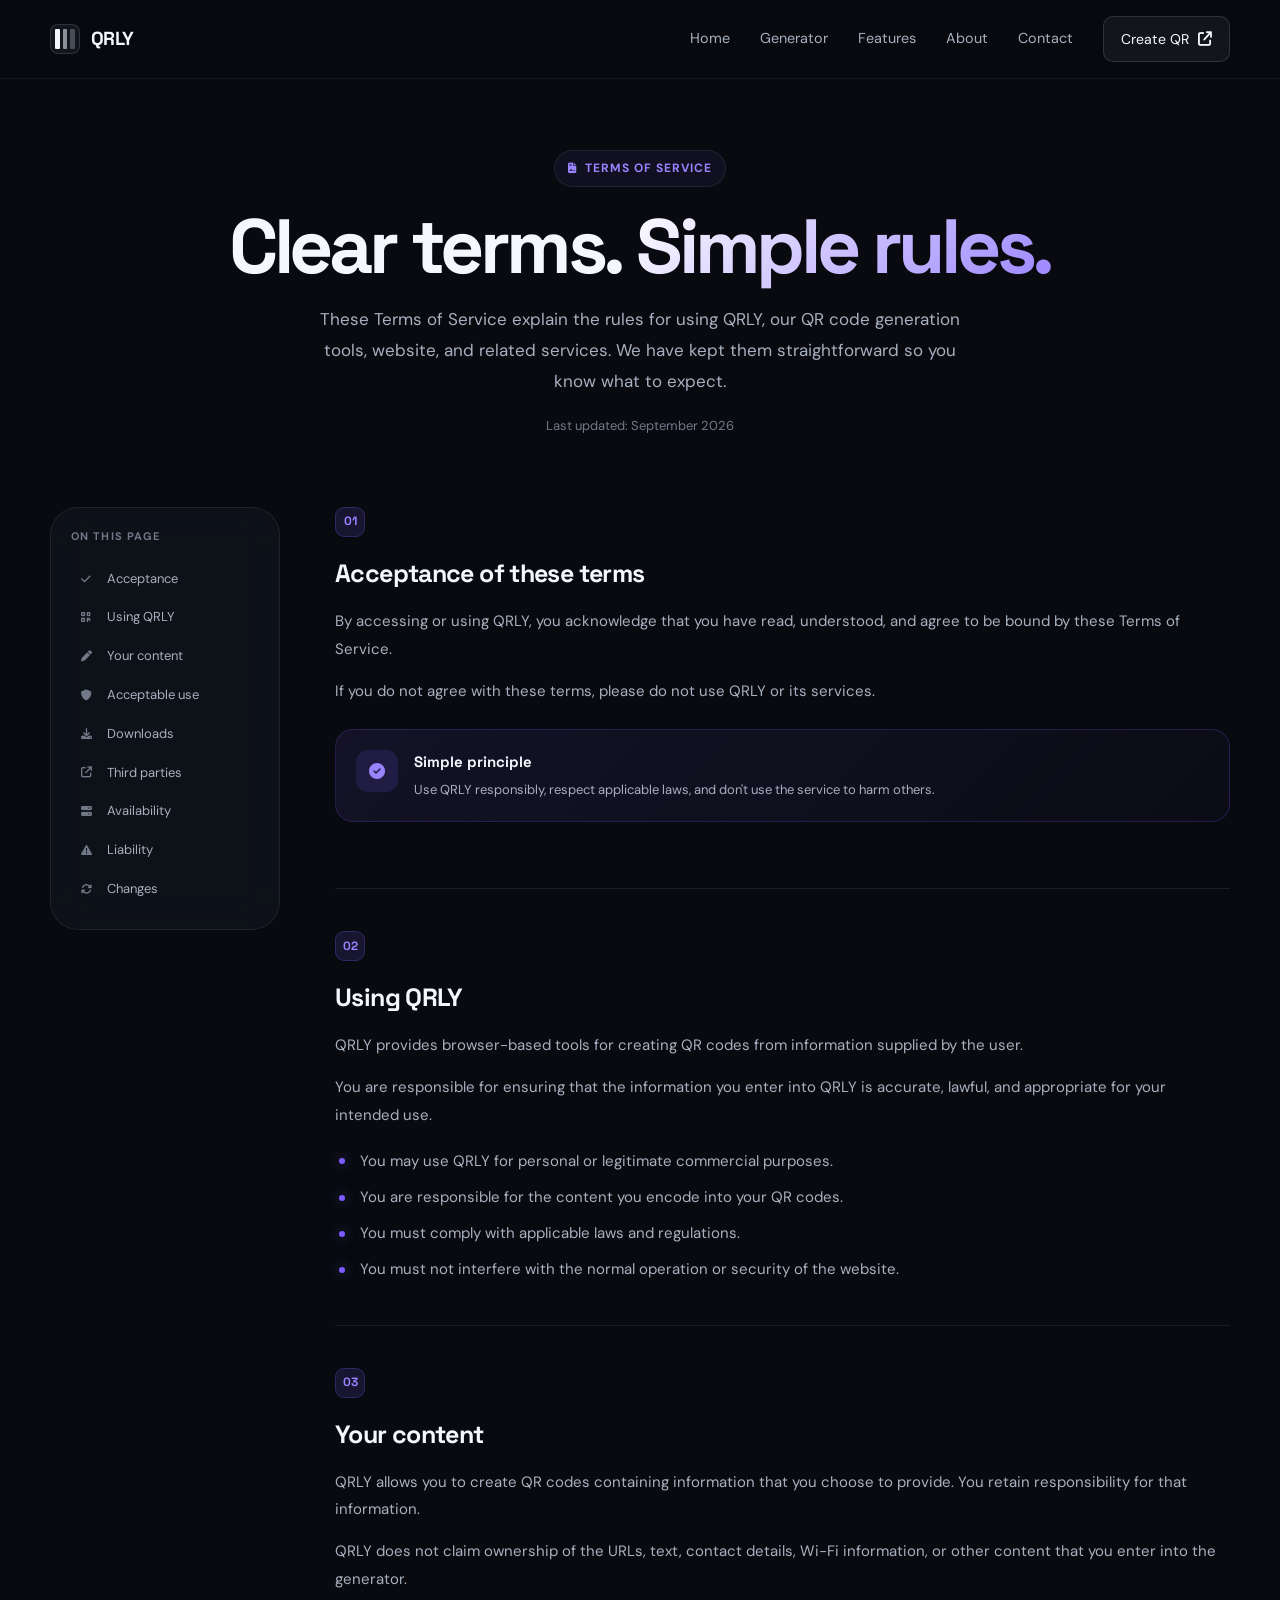
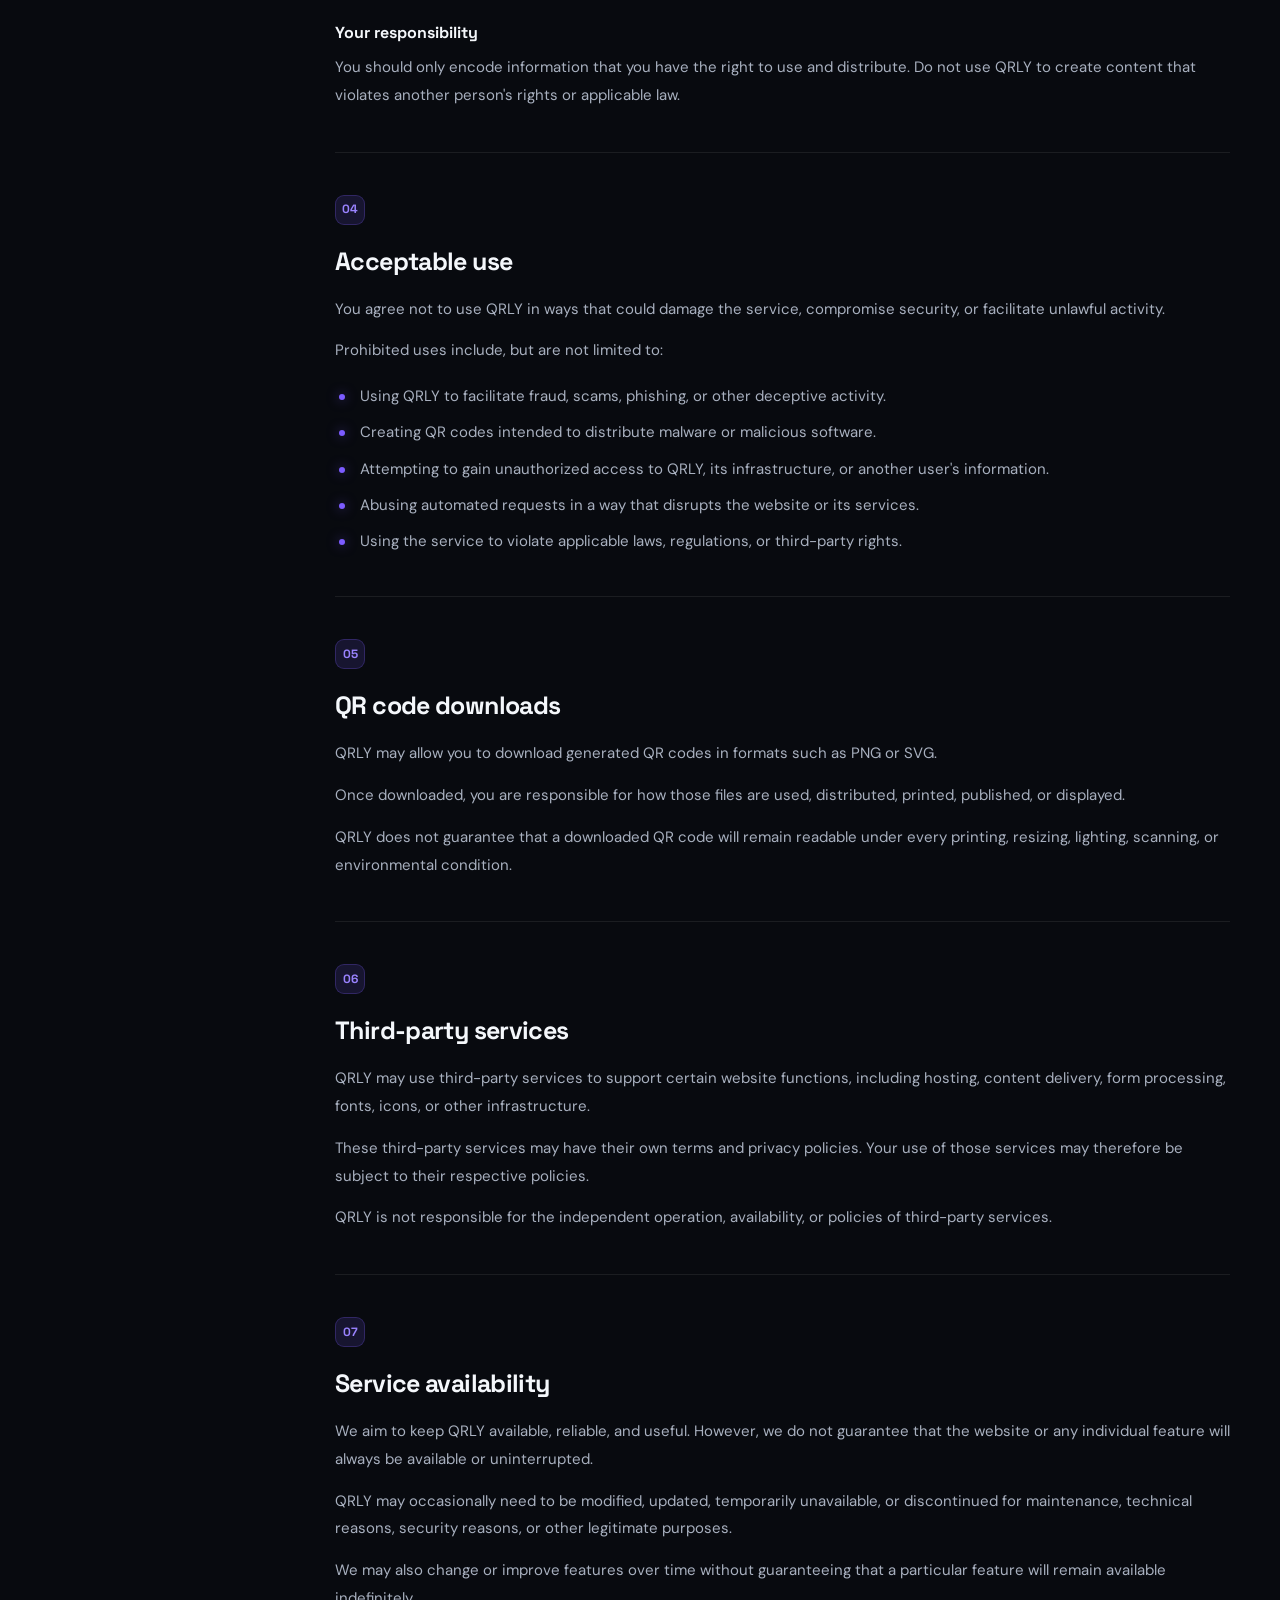
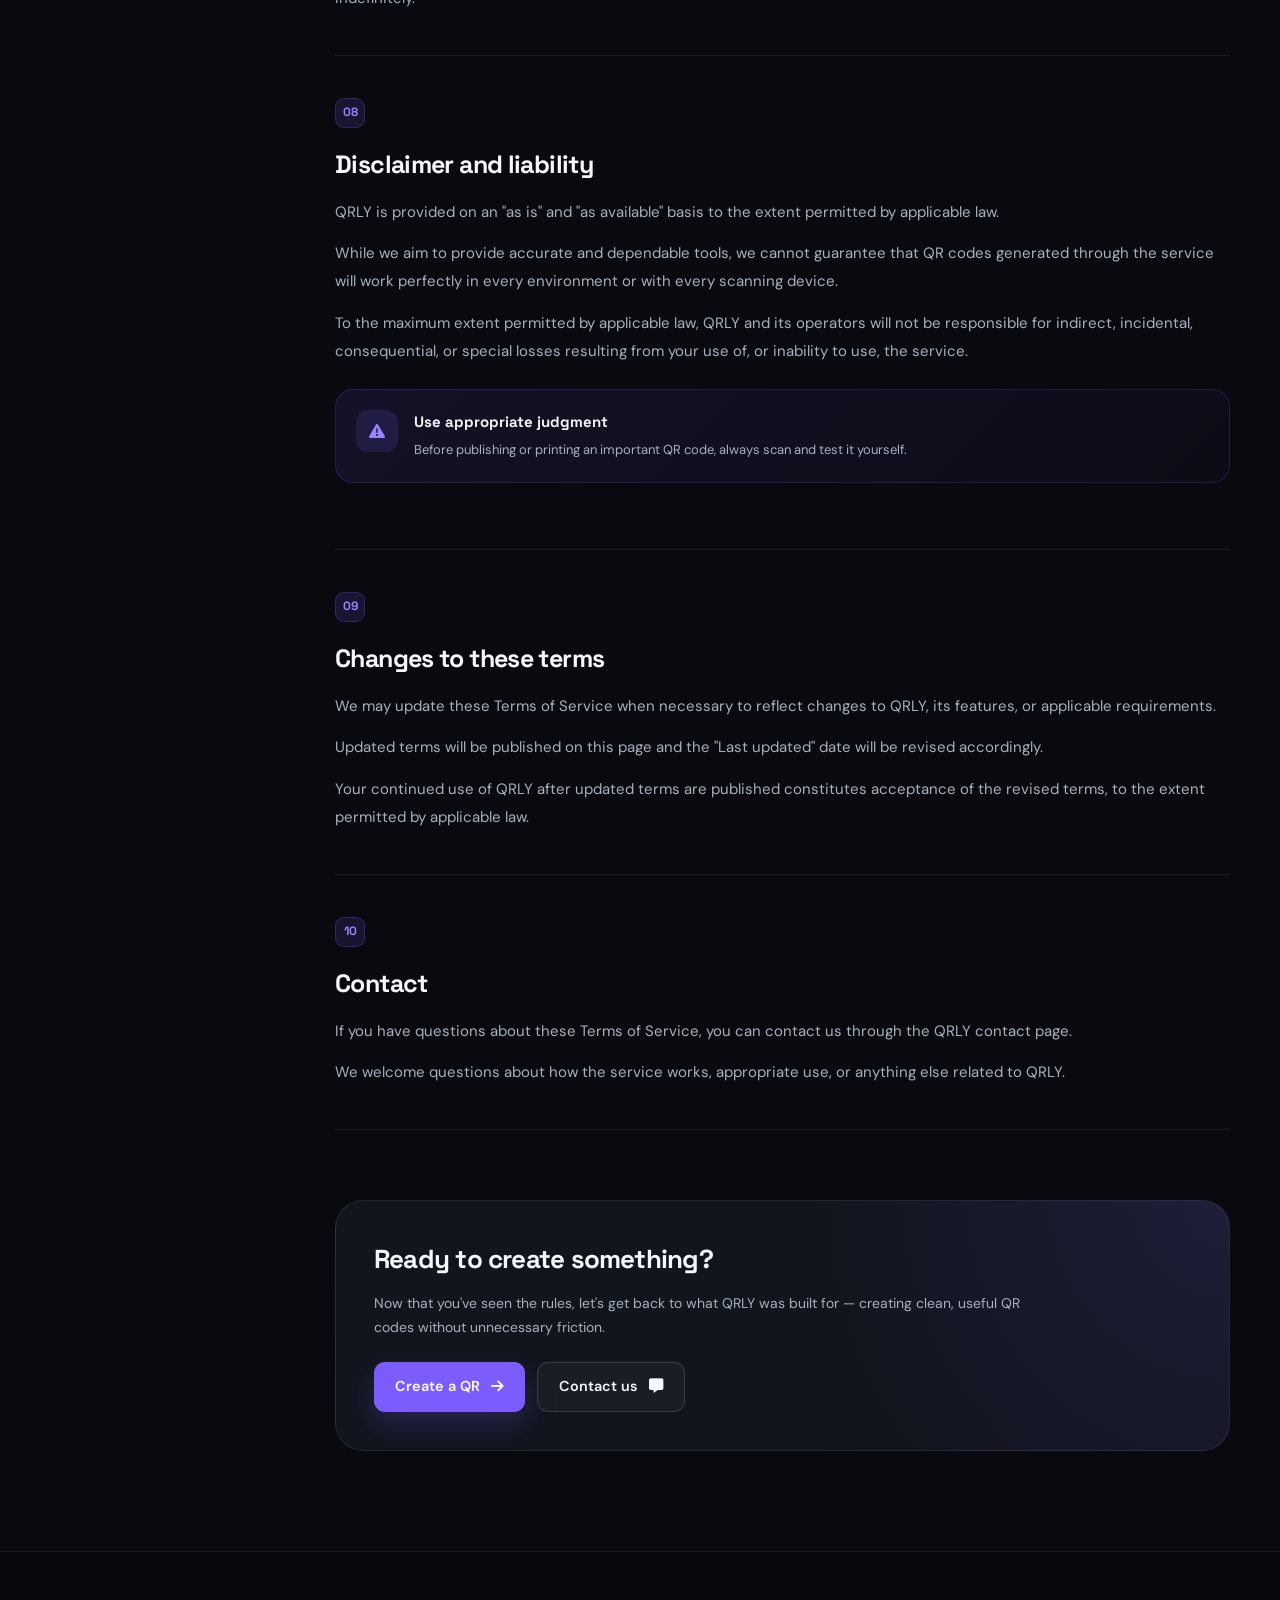
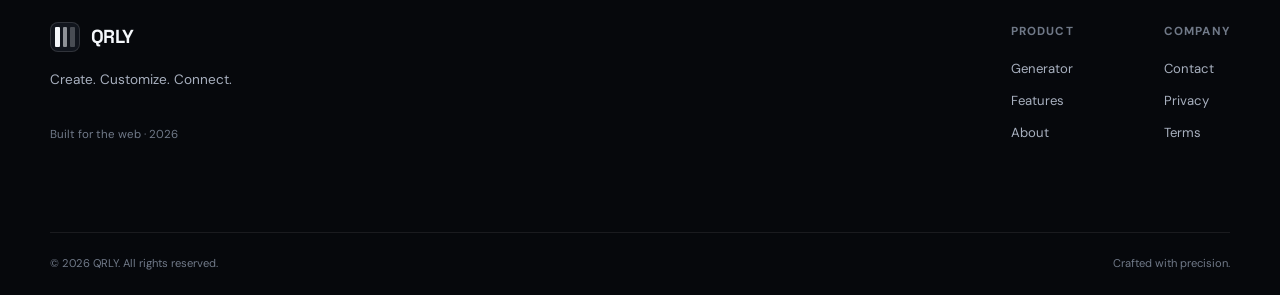
<file: terms.html>
<!doctype html>
<html lang="en">
  <head>
    <meta charset="UTF-8" />

    <meta name="viewport" content="width=device-width, initial-scale=1.0" />

    <title>Terms of Service — QRLY</title>
    <link rel="icon" type="image/svg+xml" href="./assets/qrly.svg" />

    <meta
      name="description"
      content="Read the QRLY Terms of Service covering use of our QR code generator, website, content, and services."
    />

    <meta name="robots" content="index, follow" />

    <link rel="canonical" href="terms.html" />

    <!-- Google Fonts -->
    <link rel="preconnect" href="https://fonts.googleapis.com" />
    <link rel="preconnect" href="https://fonts.gstatic.com" crossorigin />

    <link
      href="https://fonts.googleapis.com/css2?family=DM+Sans:wght@400;500;600;700&family=Space+Grotesk:wght@400;500;600;700&display=swap"
      rel="stylesheet"
    />

    <!-- Font Awesome -->
    <link
      rel="stylesheet"
      href="https://cdnjs.cloudflare.com/ajax/libs/font-awesome/6.5.2/css/all.min.css"
    />

    <!-- Master Styles -->
    <link rel="stylesheet" href="css/style.css" />

    <style>
      /* =========================================================
       QRLY TERMS PAGE
       ========================================================= */

      .terms-page {
        padding-top: 150px;
        padding-bottom: 100px;
      }

      /* ---------------------------------------------------------
       HERO
       --------------------------------------------------------- */

      .terms-hero {
        max-width: 850px;
        margin: 0 auto 70px;
        text-align: center;
      }

      .terms-eyebrow {
        display: inline-flex;
        align-items: center;
        gap: 8px;

        padding: 8px 13px;
        margin-bottom: 22px;

        border: 1px solid var(--border);
        border-radius: 999px;

        background: rgba(124, 92, 255, 0.08);

        color: var(--accent-light);
        font-size: 12px;
        font-weight: 700;
        letter-spacing: 0.08em;
        text-transform: uppercase;
      }

      .terms-eyebrow i {
        font-size: 11px;
      }

      .terms-hero h1 {
        margin: 0 0 20px;

        font-family: "Space Grotesk", sans-serif;
        font-size: clamp(2.8rem, 6vw, 5rem);
        line-height: 0.98;
        letter-spacing: -0.055em;
      }

      .terms-hero h1 span {
        background: linear-gradient(135deg, var(--white), var(--accent-light));

        -webkit-background-clip: text;
        background-clip: text;
        -webkit-text-fill-color: transparent;
      }

      .terms-hero p {
        max-width: 650px;
        margin: 0 auto;

        color: var(--text-soft);
        font-size: 17px;
        line-height: 1.8;
      }

      .last-updated {
        margin-top: 20px;

        color: var(--text-muted);
        font-size: 13px;
      }

      /* ---------------------------------------------------------
       CONTENT LAYOUT
       --------------------------------------------------------- */

      .terms-layout {
        display: grid;
        grid-template-columns: 230px minmax(0, 1fr);

        gap: 55px;

        align-items: start;
      }

      /* ---------------------------------------------------------
       SIDEBAR
       --------------------------------------------------------- */

      .terms-sidebar {
        position: sticky;
        top: 105px;

        padding: 20px;

        border: 1px solid var(--border);
        border-radius: var(--radius-lg);

        background: rgba(17, 21, 29, 0.7);

        backdrop-filter: blur(18px);
      }

      .terms-sidebar-label {
        margin-bottom: 14px;

        color: var(--text-muted);
        font-size: 11px;
        font-weight: 700;
        letter-spacing: 0.1em;
        text-transform: uppercase;
      }

      .terms-sidebar a {
        display: flex;
        align-items: center;
        gap: 10px;

        padding: 9px 10px;

        border-radius: 9px;

        color: var(--text-soft);
        font-size: 13px;
        text-decoration: none;

        transition:
          color 0.25s ease,
          background 0.25s ease,
          transform 0.25s ease;
      }

      .terms-sidebar a i {
        width: 16px;

        color: var(--text-muted);
        font-size: 11px;

        transition: color 0.25s ease;
      }

      .terms-sidebar a:hover {
        background: var(--accent-soft);
        color: var(--white);

        transform: translateX(3px);
      }

      .terms-sidebar a:hover i {
        color: var(--accent-light);
      }

      /* ---------------------------------------------------------
       CONTENT
       --------------------------------------------------------- */

      .terms-content {
        min-width: 0;
      }

      .terms-section {
        padding: 0 0 42px;
        margin-bottom: 42px;

        border-bottom: 1px solid var(--border);

        scroll-margin-top: 110px;
      }

      .terms-section:last-child {
        border-bottom: 0;
        margin-bottom: 0;
      }

      .terms-section-number {
        display: inline-flex;
        align-items: center;
        justify-content: center;

        width: 30px;
        height: 30px;
        margin-bottom: 16px;

        border: 1px solid rgba(124, 92, 255, 0.25);
        border-radius: 9px;

        background: var(--accent-soft);

        color: var(--accent-light);

        font-family: "Space Grotesk", sans-serif;
        font-size: 12px;
        font-weight: 700;
      }

      .terms-section h2 {
        margin: 0 0 15px;

        font-family: "Space Grotesk", sans-serif;
        font-size: 25px;
        letter-spacing: -0.025em;
      }

      .terms-section h3 {
        margin: 26px 0 9px;

        color: var(--text);

        font-family: "Space Grotesk", sans-serif;
        font-size: 16px;
      }

      .terms-section p {
        margin: 0 0 14px;

        color: var(--text-soft);

        font-size: 15px;
        line-height: 1.85;
      }

      .terms-section p:last-child {
        margin-bottom: 0;
      }

      .terms-section ul {
        display: grid;
        gap: 10px;

        margin: 18px 0 0;
        padding: 0;

        list-style: none;
      }

      .terms-section li {
        position: relative;

        padding-left: 25px;

        color: var(--text-soft);

        font-size: 15px;
        line-height: 1.75;
      }

      .terms-section li::before {
        content: "";

        position: absolute;

        top: 0.72em;
        left: 4px;

        width: 6px;
        height: 6px;

        border-radius: 50%;

        background: var(--accent);

        box-shadow: 0 0 12px rgba(124, 92, 255, 0.55);
      }

      /* ---------------------------------------------------------
       HIGHLIGHT BOX
       --------------------------------------------------------- */

      .terms-highlight {
        display: flex;
        gap: 16px;

        margin: 24px 0;
        padding: 20px;

        border: 1px solid rgba(124, 92, 255, 0.2);
        border-radius: var(--radius-md);

        background: linear-gradient(
          135deg,
          rgba(124, 92, 255, 0.1),
          rgba(124, 92, 255, 0.03)
        );
      }

      .terms-highlight-icon {
        flex: 0 0 42px;

        display: flex;
        align-items: center;
        justify-content: center;

        width: 42px;
        height: 42px;

        border-radius: 12px;

        background: var(--accent-soft);

        color: var(--accent-light);
      }

      .terms-highlight strong {
        display: block;

        margin-bottom: 5px;

        color: var(--text);

        font-family: "Space Grotesk", sans-serif;
        font-size: 15px;
      }

      .terms-highlight p {
        margin: 0;

        font-size: 13px;
        line-height: 1.7;
      }

      /* ---------------------------------------------------------
       CTA
       --------------------------------------------------------- */

      .terms-contact {
        margin-top: 70px;
        padding: 38px;

        border: 1px solid var(--border);
        border-radius: var(--radius-lg);

        background:
          radial-gradient(
            circle at top right,
            rgba(124, 92, 255, 0.12),
            transparent 45%
          ),
          var(--surface);
      }

      .terms-contact h2 {
        margin: 0 0 10px;

        font-family: "Space Grotesk", sans-serif;
        font-size: 26px;
        letter-spacing: -0.03em;
      }

      .terms-contact p {
        max-width: 650px;
        margin: 0 0 22px;

        color: var(--text-soft);

        font-size: 14px;
        line-height: 1.75;
      }

      .terms-contact-actions {
        display: flex;
        flex-wrap: wrap;
        gap: 12px;
      }

      /* ---------------------------------------------------------
       REVEAL
       --------------------------------------------------------- */

      .terms-page .reveal {
        opacity: 0;

        transform: translateY(18px);

        transition:
          opacity 0.65s ease,
          transform 0.65s ease;
      }

      .terms-page .reveal.visible {
        opacity: 1;

        transform: translateY(0);
      }

      /* =========================================================
       TABLET
       ========================================================= */

      @media (max-width: 900px) {
        .terms-page {
          padding-top: 125px;
        }

        .terms-layout {
          grid-template-columns: 1fr;

          gap: 30px;
        }

        .terms-sidebar {
          position: static;

          display: grid;
          grid-template-columns: repeat(2, 1fr);

          gap: 4px;
        }

        .terms-sidebar-label {
          grid-column: 1 / -1;

          margin-bottom: 7px;
        }
      }

      /* =========================================================
       MOBILE
       ========================================================= */

      @media (max-width: 650px) {
        .terms-page {
          padding-top: 100px;
          padding-bottom: 65px;
        }

        .terms-hero {
          margin-bottom: 50px;
        }

        .terms-hero h1 {
          font-size: clamp(2.5rem, 13vw, 3.5rem);
        }

        .terms-hero p {
          font-size: 15px;
          line-height: 1.75;
        }

        .terms-sidebar {
          grid-template-columns: 1fr;

          padding: 16px;
        }

        .terms-section {
          padding-bottom: 32px;
          margin-bottom: 32px;
        }

        .terms-section h2 {
          font-size: 22px;
        }

        .terms-section p,
        .terms-section li {
          font-size: 14px;
        }

        .terms-highlight {
          padding: 17px;
        }

        .terms-contact {
          margin-top: 50px;
          padding: 25px 20px;
        }

        .terms-contact-actions {
          flex-direction: column;
        }

        .terms-contact-actions .btn {
          width: 100%;
          justify-content: center;
        }
      }
    </style>
  </head>

  <body>
    <!-- =========================================================
       HEADER
       ========================================================= -->

    <header class="site-header">
      <nav class="navbar container">
        <a href="index.html" class="brand">
          <span class="brand-mark">
            <span></span>
            <span></span>
            <span></span>
          </span>

          <span class="brand-name"> QRLY </span>
        </a>

        <button
          class="mobile-menu-toggle"
          id="mobileMenuToggle"
          aria-label="Toggle navigation"
          aria-expanded="false"
        >
          <i class="fa-solid fa-bars"></i>
        </button>

        <div class="nav-links" id="navLinks">
          <a href="index.html"> Home </a>

          <a href="generator.html"> Generator </a>

          <a href="features.html"> Features </a>

          <a href="about.html"> About </a>

          <a href="contact.html"> Contact </a>

          <a href="generator.html" class="nav-cta">
            Create QR
            <i class="fa-solid fa-arrow-up-right-from-square"></i>
          </a>
        </div>
      </nav>
    </header>

    <!-- =========================================================
       TERMS PAGE
       ========================================================= -->

    <main class="terms-page">
      <div class="container">
        <!-- =======================================================
           HERO
           ======================================================= -->

        <section class="terms-hero reveal">
          <div class="terms-eyebrow">
            <i class="fa-solid fa-file-contract"></i>

            Terms of Service
          </div>

          <h1>Clear terms. <span>Simple rules.</span></h1>

          <p>
            These Terms of Service explain the rules for using QRLY, our QR code
            generation tools, website, and related services. We have kept them
            straightforward so you know what to expect.
          </p>

          <div class="last-updated">Last updated: September 2026</div>
        </section>

        <!-- =======================================================
           LAYOUT
           ======================================================= -->

        <div class="terms-layout">
          <!-- =====================================================
             SIDEBAR
             ===================================================== -->

          <aside class="terms-sidebar reveal">
            <div class="terms-sidebar-label">On this page</div>

            <a href="#acceptance">
              <i class="fa-solid fa-check"></i>
              Acceptance
            </a>

            <a href="#using-qrly">
              <i class="fa-solid fa-qrcode"></i>
              Using QRLY
            </a>

            <a href="#user-content">
              <i class="fa-solid fa-pen"></i>
              Your content
            </a>

            <a href="#acceptable-use">
              <i class="fa-solid fa-shield"></i>
              Acceptable use
            </a>

            <a href="#downloads">
              <i class="fa-solid fa-download"></i>
              Downloads
            </a>

            <a href="#third-party">
              <i class="fa-solid fa-arrow-up-right-from-square"></i>
              Third parties
            </a>

            <a href="#availability">
              <i class="fa-solid fa-server"></i>
              Availability
            </a>

            <a href="#liability">
              <i class="fa-solid fa-triangle-exclamation"></i>
              Liability
            </a>

            <a href="#changes">
              <i class="fa-solid fa-rotate"></i>
              Changes
            </a>
          </aside>

          <!-- =====================================================
             TERMS CONTENT
             ===================================================== -->

          <div class="terms-content">
            <!-- ===================================================
               01 — ACCEPTANCE
               =================================================== -->

            <section class="terms-section reveal" id="acceptance">
              <div class="terms-section-number">01</div>

              <h2>Acceptance of these terms</h2>

              <p>
                By accessing or using QRLY, you acknowledge that you have read,
                understood, and agree to be bound by these Terms of Service.
              </p>

              <p>
                If you do not agree with these terms, please do not use QRLY or
                its services.
              </p>

              <div class="terms-highlight">
                <div class="terms-highlight-icon">
                  <i class="fa-solid fa-circle-check"></i>
                </div>

                <div>
                  <strong> Simple principle </strong>

                  <p>
                    Use QRLY responsibly, respect applicable laws, and don't use
                    the service to harm others.
                  </p>
                </div>
              </div>
            </section>

            <!-- ===================================================
               02 — USING QRLY
               =================================================== -->

            <section class="terms-section reveal" id="using-qrly">
              <div class="terms-section-number">02</div>

              <h2>Using QRLY</h2>

              <p>
                QRLY provides browser-based tools for creating QR codes from
                information supplied by the user.
              </p>

              <p>
                You are responsible for ensuring that the information you enter
                into QRLY is accurate, lawful, and appropriate for your intended
                use.
              </p>

              <ul>
                <li>
                  You may use QRLY for personal or legitimate commercial
                  purposes.
                </li>

                <li>
                  You are responsible for the content you encode into your QR
                  codes.
                </li>

                <li>You must comply with applicable laws and regulations.</li>

                <li>
                  You must not interfere with the normal operation or security
                  of the website.
                </li>
              </ul>
            </section>

            <!-- ===================================================
               03 — USER CONTENT
               =================================================== -->

            <section class="terms-section reveal" id="user-content">
              <div class="terms-section-number">03</div>

              <h2>Your content</h2>

              <p>
                QRLY allows you to create QR codes containing information that
                you choose to provide. You retain responsibility for that
                information.
              </p>

              <p>
                QRLY does not claim ownership of the URLs, text, contact
                details, Wi-Fi information, or other content that you enter into
                the generator.
              </p>

              <h3>Your responsibility</h3>

              <p>
                You should only encode information that you have the right to
                use and distribute. Do not use QRLY to create content that
                violates another person's rights or applicable law.
              </p>
            </section>

            <!-- ===================================================
               04 — ACCEPTABLE USE
               =================================================== -->

            <section class="terms-section reveal" id="acceptable-use">
              <div class="terms-section-number">04</div>

              <h2>Acceptable use</h2>

              <p>
                You agree not to use QRLY in ways that could damage the service,
                compromise security, or facilitate unlawful activity.
              </p>

              <p>Prohibited uses include, but are not limited to:</p>

              <ul>
                <li>
                  Using QRLY to facilitate fraud, scams, phishing, or other
                  deceptive activity.
                </li>

                <li>
                  Creating QR codes intended to distribute malware or malicious
                  software.
                </li>

                <li>
                  Attempting to gain unauthorized access to QRLY, its
                  infrastructure, or another user's information.
                </li>

                <li>
                  Abusing automated requests in a way that disrupts the website
                  or its services.
                </li>

                <li>
                  Using the service to violate applicable laws, regulations, or
                  third-party rights.
                </li>
              </ul>
            </section>

            <!-- ===================================================
               05 — DOWNLOADS
               =================================================== -->

            <section class="terms-section reveal" id="downloads">
              <div class="terms-section-number">05</div>

              <h2>QR code downloads</h2>

              <p>
                QRLY may allow you to download generated QR codes in formats
                such as PNG or SVG.
              </p>

              <p>
                Once downloaded, you are responsible for how those files are
                used, distributed, printed, published, or displayed.
              </p>

              <p>
                QRLY does not guarantee that a downloaded QR code will remain
                readable under every printing, resizing, lighting, scanning, or
                environmental condition.
              </p>
            </section>

            <!-- ===================================================
               06 — THIRD PARTY
               =================================================== -->

            <section class="terms-section reveal" id="third-party">
              <div class="terms-section-number">06</div>

              <h2>Third-party services</h2>

              <p>
                QRLY may use third-party services to support certain website
                functions, including hosting, content delivery, form processing,
                fonts, icons, or other infrastructure.
              </p>

              <p>
                These third-party services may have their own terms and privacy
                policies. Your use of those services may therefore be subject to
                their respective policies.
              </p>

              <p>
                QRLY is not responsible for the independent operation,
                availability, or policies of third-party services.
              </p>
            </section>

            <!-- ===================================================
               07 — AVAILABILITY
               =================================================== -->

            <section class="terms-section reveal" id="availability">
              <div class="terms-section-number">07</div>

              <h2>Service availability</h2>

              <p>
                We aim to keep QRLY available, reliable, and useful. However, we
                do not guarantee that the website or any individual feature will
                always be available or uninterrupted.
              </p>

              <p>
                QRLY may occasionally need to be modified, updated, temporarily
                unavailable, or discontinued for maintenance, technical reasons,
                security reasons, or other legitimate purposes.
              </p>

              <p>
                We may also change or improve features over time without
                guaranteeing that a particular feature will remain available
                indefinitely.
              </p>
            </section>

            <!-- ===================================================
               08 — DISCLAIMER
               =================================================== -->

            <section class="terms-section reveal" id="liability">
              <div class="terms-section-number">08</div>

              <h2>Disclaimer and liability</h2>

              <p>
                QRLY is provided on an "as is" and "as available" basis to the
                extent permitted by applicable law.
              </p>

              <p>
                While we aim to provide accurate and dependable tools, we cannot
                guarantee that QR codes generated through the service will work
                perfectly in every environment or with every scanning device.
              </p>

              <p>
                To the maximum extent permitted by applicable law, QRLY and its
                operators will not be responsible for indirect, incidental,
                consequential, or special losses resulting from your use of, or
                inability to use, the service.
              </p>

              <div class="terms-highlight">
                <div class="terms-highlight-icon">
                  <i class="fa-solid fa-triangle-exclamation"></i>
                </div>

                <div>
                  <strong> Use appropriate judgment </strong>

                  <p>
                    Before publishing or printing an important QR code, always
                    scan and test it yourself.
                  </p>
                </div>
              </div>
            </section>

            <!-- ===================================================
               09 — CHANGES
               =================================================== -->

            <section class="terms-section reveal" id="changes">
              <div class="terms-section-number">09</div>

              <h2>Changes to these terms</h2>

              <p>
                We may update these Terms of Service when necessary to reflect
                changes to QRLY, its features, or applicable requirements.
              </p>

              <p>
                Updated terms will be published on this page and the "Last
                updated" date will be revised accordingly.
              </p>

              <p>
                Your continued use of QRLY after updated terms are published
                constitutes acceptance of the revised terms, to the extent
                permitted by applicable law.
              </p>
            </section>

            <!-- ===================================================
               10 — CONTACT
               =================================================== -->

            <section class="terms-section reveal" id="contact">
              <div class="terms-section-number">10</div>

              <h2>Contact</h2>

              <p>
                If you have questions about these Terms of Service, you can
                contact us through the QRLY contact page.
              </p>

              <p>
                We welcome questions about how the service works, appropriate
                use, or anything else related to QRLY.
              </p>
            </section>

            <!-- ===================================================
               FINAL CTA
               =================================================== -->

            <section class="terms-contact reveal">
              <h2>Ready to create something?</h2>

              <p>
                Now that you've seen the rules, let's get back to what QRLY was
                built for — creating clean, useful QR codes without unnecessary
                friction.
              </p>

              <div class="terms-contact-actions">
                <a href="generator.html" class="btn btn-primary">
                  Create a QR
                  <i class="fa-solid fa-arrow-right"></i>
                </a>

                <a href="contact.html" class="btn btn-secondary">
                  Contact us
                  <i class="fa-solid fa-message"></i>
                </a>
              </div>
            </section>
          </div>
        </div>
      </div>
    </main>

    <!-- =========================================================
       FOOTER
       ========================================================= -->

    <footer class="site-footer">
      <div class="container">
        <div class="footer-main">
          <div class="footer-brand">
            <a href="index.html" class="brand">
              <span class="brand-mark">
                <span></span>
                <span></span>
                <span></span>
              </span>

              <span class="brand-name"> QRLY </span>
            </a>

            <p>Create. Customize. Connect.</p>

            <span class="footer-location"> Built for the web · 2026 </span>
          </div>

          <div class="footer-links-group">
            <div class="footer-column">
              <h4>Product</h4>

              <a href="generator.html"> Generator </a>

              <a href="features.html"> Features </a>

              <a href="about.html"> About </a>
            </div>

            <div class="footer-column">
              <h4>Company</h4>

              <a href="contact.html"> Contact </a>

              <a href="privacy.html"> Privacy </a>

              <a href="terms.html" class="active"> Terms </a>
            </div>
          </div>
        </div>

        <div class="footer-bottom">
          <span> © 2026 QRLY. All rights reserved. </span>

          <span> Crafted with precision. </span>
        </div>
      </div>
    </footer>

    <!-- =========================================================
       JAVASCRIPT
       ========================================================= -->

    <script>
      /* =========================================================
       MOBILE NAVIGATION
       ========================================================= */

      const mobileMenuToggle = document.getElementById("mobileMenuToggle");

      const navLinks = document.getElementById("navLinks");

      if (mobileMenuToggle && navLinks) {
        mobileMenuToggle.addEventListener("click", () => {
          const isOpen = navLinks.classList.toggle("open");

          mobileMenuToggle.setAttribute("aria-expanded", isOpen);

          mobileMenuToggle.innerHTML = isOpen
            ? '<i class="fa-solid fa-xmark"></i>'
            : '<i class="fa-solid fa-bars"></i>';
        });

        document.querySelectorAll(".nav-links a").forEach((link) => {
          link.addEventListener("click", () => {
            navLinks.classList.remove("open");

            mobileMenuToggle.setAttribute("aria-expanded", "false");

            mobileMenuToggle.innerHTML = '<i class="fa-solid fa-bars"></i>';
          });
        });
      }

      /* =========================================================
       SCROLL REVEAL
       ========================================================= */

      const revealElements = document.querySelectorAll(".reveal");

      if ("IntersectionObserver" in window) {
        const revealObserver = new IntersectionObserver(
          (entries, observer) => {
            entries.forEach((entry) => {
              if (entry.isIntersecting) {
                entry.target.classList.add("visible");

                observer.unobserve(entry.target);
              }
            });
          },
          {
            threshold: 0.12,
          },
        );

        revealElements.forEach((element) => {
          revealObserver.observe(element);
        });
      } else {
        revealElements.forEach((element) => {
          element.classList.add("visible");
        });
      }
    </script>
  </body>
</html>
</file>
<file: css/style.css>
/* =========================================================
   QRLY — MASTER STYLESHEET
   Create. Customize. Connect.
========================================================= */

/* =========================================================
   ROOT
========================================================= */

:root {
  --bg: #080a0f;
  --bg-soft: #0d1017;
  --surface: #11151d;
  --surface-light: #171c26;

  --text: #f4f7fb;
  --text-soft: #a8b0bf;
  --text-muted: #707988;

  --accent: #7c5cff;
  --accent-light: #9a83ff;
  --accent-soft: rgba(124, 92, 255, 0.14);

  --border: rgba(255, 255, 255, 0.08);
  --border-light: rgba(255, 255, 255, 0.13);

  --white: #ffffff;

  --container: 1180px;

  --radius-sm: 10px;
  --radius-md: 18px;
  --radius-lg: 28px;

  --transition: 280ms ease;
}

/* =========================================================
   RESET
========================================================= */

* {
  margin: 0;
  padding: 0;
  box-sizing: border-box;
}

html {
  scroll-behavior: smooth;
}

body {
  background: var(--bg);

  color: var(--text);

  font-family: "DM Sans", sans-serif;

  line-height: 1.6;

  overflow-x: hidden;
}

a {
  color: inherit;
  text-decoration: none;
}

button,
input,
textarea,
select {
  font: inherit;
}

button {
  border: none;
}

img {
  max-width: 100%;
  display: block;
}

/* =========================================================
   CONTAINER
========================================================= */

.container {
  width: min(calc(100% - 48px), var(--container));

  margin-inline: auto;
}

/* =========================================================
   HEADER
========================================================= */

.site-header {
  position: fixed;

  top: 0;
  left: 0;

  width: 100%;

  z-index: 1000;

  background: rgba(8, 10, 15, 0.76);

  backdrop-filter: blur(18px);

  -webkit-backdrop-filter: blur(18px);

  border-bottom: 1px solid rgba(255, 255, 255, 0.05);
}

.navbar {
  height: 78px;

  display: flex;

  align-items: center;

  justify-content: space-between;
}

.brand {
  display: inline-flex;

  align-items: center;

  gap: 11px;

  font-family: "Space Grotesk", sans-serif;

  font-weight: 700;

  letter-spacing: -0.04em;
}

.brand-mark {
  width: 30px;
  height: 30px;

  display: grid;

  grid-template-columns: repeat(3, 1fr);

  gap: 3px;

  padding: 4px;

  border: 1px solid var(--border-light);

  border-radius: 8px;

  background: var(--surface);
}

.brand-mark span {
  background: var(--text);

  border-radius: 1px;
}

.brand-mark span:nth-child(2) {
  opacity: 0.55;
}

.brand-mark span:nth-child(3) {
  opacity: 0.25;
}

.brand-name {
  font-size: 1.18rem;
}

.nav-links {
  display: flex;

  align-items: center;

  gap: 30px;
}

.nav-links > a:not(.nav-cta) {
  color: var(--text-soft);

  font-size: 0.9rem;

  transition: color var(--transition);
}

.nav-links > a:not(.nav-cta):hover,
.nav-links > a.active {
  color: var(--text);
}

.nav-cta {
  display: inline-flex;

  align-items: center;

  gap: 9px;

  padding: 11px 17px;

  border: 1px solid var(--border-light);

  border-radius: 10px;

  background: rgba(255, 255, 255, 0.05);

  font-size: 0.88rem;

  transition:
    background var(--transition),
    transform var(--transition),
    border-color var(--transition);
}

.nav-cta:hover {
  background: var(--accent);

  border-color: var(--accent);

  transform: translateY(-2px);
}

.mobile-menu-toggle {
  display: none;

  width: 42px;
  height: 42px;

  border: 1px solid var(--border);

  border-radius: 10px;

  background: var(--surface);

  color: var(--text);

  cursor: pointer;
}

/* =========================================================
   HERO
========================================================= */

.hero {
  position: relative;

  min-height: 100vh;

  display: flex;

  align-items: center;

  padding: 150px 0 100px;

  overflow: hidden;
}

.hero-grid {
  display: grid;

  grid-template-columns:
    minmax(0, 1.02fr)
    minmax(430px, 0.98fr);

  align-items: center;

  gap: 70px;
}

.hero-glow {
  position: absolute;

  width: 500px;
  height: 500px;

  border-radius: 50%;

  filter: blur(100px);

  pointer-events: none;

  opacity: 0.16;
}

.hero-glow-one {
  top: 12%;

  right: 10%;

  background: var(--accent);
}

.hero-glow-two {
  bottom: -20%;

  left: 15%;

  background: #3155ff;
}

.eyebrow {
  display: inline-flex;

  align-items: center;

  gap: 9px;

  padding: 7px 11px;

  border: 1px solid var(--border);

  border-radius: 100px;

  background: rgba(255, 255, 255, 0.035);

  color: var(--text-soft);

  font-size: 0.73rem;

  font-weight: 600;

  letter-spacing: 0.08em;

  text-transform: uppercase;
}

.eyebrow-dot {
  width: 7px;
  height: 7px;

  border-radius: 50%;

  background: var(--accent-light);

  box-shadow: 0 0 14px var(--accent);
}

.hero h1 {
  max-width: 700px;

  margin-top: 25px;

  font-family: "Space Grotesk", sans-serif;

  font-size: clamp(4rem, 7vw, 6.7rem);

  line-height: 0.93;

  letter-spacing: -0.075em;
}

.hero h1 span {
  display: block;

  color: var(--accent-light);
}

.hero-description {
  max-width: 570px;

  margin-top: 30px;

  color: var(--text-soft);

  font-size: 1.08rem;

  line-height: 1.8;
}

.hero-actions {
  display: flex;

  flex-wrap: wrap;

  gap: 12px;

  margin-top: 34px;
}

.btn {
  display: inline-flex;

  align-items: center;

  justify-content: center;

  gap: 11px;

  min-height: 50px;

  padding: 0 21px;

  border-radius: 11px;

  font-size: 0.9rem;

  font-weight: 600;

  transition:
    transform var(--transition),
    background var(--transition),
    border-color var(--transition),
    box-shadow var(--transition);
}

.btn:hover {
  transform: translateY(-2px);
}

.btn-primary {
  background: var(--accent);

  color: var(--white);

  box-shadow: 0 12px 30px rgba(124, 92, 255, 0.22);
}

.btn-primary:hover {
  background: var(--accent-light);

  box-shadow: 0 16px 36px rgba(124, 92, 255, 0.3);
}

.btn-secondary {
  border: 1px solid var(--border-light);

  background: rgba(255, 255, 255, 0.035);

  color: var(--text);
}

.btn-secondary:hover {
  background: rgba(255, 255, 255, 0.07);
}

.hero-trust {
  display: flex;

  flex-wrap: wrap;

  gap: 18px;

  margin-top: 30px;
}

.trust-item {
  display: flex;

  align-items: center;

  gap: 7px;

  color: var(--text-muted);

  font-size: 0.76rem;
}

.trust-item i {
  color: var(--accent-light);
}

/* =========================================================
   HERO QR VISUAL
========================================================= */

.hero-visual {
  position: relative;

  min-height: 560px;

  display: flex;

  align-items: center;

  justify-content: center;
}

.qr-card {
  position: relative;

  width: min(100%, 410px);

  padding: 22px;

  border: 1px solid var(--border-light);

  border-radius: var(--radius-lg);

  background: linear-gradient(
    145deg,
    rgba(255, 255, 255, 0.08),
    rgba(255, 255, 255, 0.025)
  );

  box-shadow: 0 35px 100px rgba(0, 0, 0, 0.45);

  backdrop-filter: blur(20px);

  transform: rotate(2deg);

  z-index: 2;
}

.qr-card-top {
  display: flex;

  align-items: center;

  justify-content: space-between;
}

.mini-label {
  display: block;

  margin-bottom: 4px;

  color: var(--text-muted);

  font-size: 0.65rem;

  font-weight: 700;

  letter-spacing: 0.12em;
}

.qr-card-top h3 {
  font-family: "Space Grotesk", sans-serif;

  font-size: 1rem;
}

.status-dot {
  width: 29px;
  height: 29px;

  display: grid;

  place-items: center;

  border-radius: 50%;

  background: rgba(124, 92, 255, 0.12);
}

.status-dot span {
  width: 7px;
  height: 7px;

  border-radius: 50%;

  background: var(--accent-light);

  box-shadow: 0 0 12px var(--accent);
}

.qr-display {
  margin: 22px 0;

  padding: 35px;

  display: grid;

  place-items: center;

  border-radius: 18px;

  background: #f5f6f8;
}

.fake-qr {
  position: relative;

  width: 235px;
  height: 235px;

  padding: 18px;

  background:
    repeating-linear-gradient(
      0deg,
      #111 0,
      #111 5px,
      transparent 5px,
      transparent 10px
    ),
    repeating-linear-gradient(
      90deg,
      #111 0,
      #111 5px,
      transparent 5px,
      transparent 10px
    );

  background-color: white;

  overflow: hidden;
}

.qr-pattern {
  width: 100%;
  height: 100%;

  display: grid;

  grid-template-columns: repeat(5, 1fr);

  gap: 7px;
}

.qr-pattern span {
  background: #111;

  border-radius: 1px;
}

.qr-pattern span:nth-child(2n) {
  opacity: 0;
}

.qr-pattern span:nth-child(5n) {
  opacity: 0.35;
}

.qr-pattern span:nth-child(7n) {
  opacity: 0;
}

.qr-corner {
  position: absolute;

  width: 42px;
  height: 42px;

  border: 7px solid #111;

  z-index: 3;

  background: white;
}

.qr-corner::after {
  content: "";

  position: absolute;

  width: 13px;
  height: 13px;

  background: #111;

  top: 50%;
  left: 50%;

  transform: translate(-50%, -50%);
}

.corner-tl {
  top: 12px;
  left: 12px;
}

.corner-tr {
  top: 12px;
  right: 12px;
}

.corner-bl {
  bottom: 12px;
  left: 12px;
}

.qr-logo {
  position: absolute;

  top: 50%;
  left: 50%;

  width: 43px;
  height: 43px;

  display: grid;

  place-items: center;

  transform: translate(-50%, -50%);

  background: white;

  border-radius: 9px;

  box-shadow: 0 4px 14px rgba(0, 0, 0, 0.15);

  z-index: 4;
}

.qr-logo span {
  width: 31px;
  height: 31px;

  display: grid;

  place-items: center;

  border-radius: 7px;

  background: var(--accent);

  color: white;

  font-family: "Space Grotesk", sans-serif;

  font-weight: 700;
}

.qr-card-bottom {
  display: flex;

  align-items: center;

  justify-content: space-between;
}

.qr-url span {
  display: block;

  color: var(--text-muted);

  font-size: 0.65rem;

  text-transform: uppercase;

  letter-spacing: 0.1em;
}

.qr-url strong {
  font-size: 0.88rem;
}

.qr-action {
  width: 38px;
  height: 38px;

  display: grid;

  place-items: center;

  border: 1px solid var(--border);

  border-radius: 10px;

  color: var(--accent-light);
}

.floating-chip {
  position: absolute;

  display: flex;

  align-items: center;

  gap: 8px;

  padding: 10px 13px;

  border: 1px solid var(--border-light);

  border-radius: 10px;

  background: rgba(18, 21, 29, 0.82);

  backdrop-filter: blur(14px);

  color: var(--text-soft);

  font-size: 0.73rem;

  box-shadow: 0 15px 40px rgba(0, 0, 0, 0.25);

  z-index: 3;
}

.floating-chip i {
  color: var(--accent-light);
}

.chip-one {
  top: 17%;

  left: 4%;

  transform: rotate(-6deg);
}

.chip-two {
  right: 0;

  top: 32%;

  transform: rotate(5deg);
}

.chip-three {
  bottom: 16%;

  left: 8%;

  transform: rotate(4deg);
}

.qr-orbit {
  position: absolute;

  border: 1px solid rgba(124, 92, 255, 0.13);

  border-radius: 50%;

  pointer-events: none;
}

.orbit-one {
  width: 520px;
  height: 520px;
}

.orbit-two {
  width: 680px;
  height: 680px;

  opacity: 0.5;
}

/* =========================================================
   TRUST STRIP
========================================================= */

.trust-strip {
  border-top: 1px solid var(--border);

  border-bottom: 1px solid var(--border);

  background: rgba(255, 255, 255, 0.015);
}

.trust-strip-inner {
  min-height: 80px;

  display: flex;

  align-items: center;

  gap: 20px;
}

.trust-strip-inner > span {
  color: var(--text-muted);

  font-size: 0.66rem;

  letter-spacing: 0.12em;

  white-space: nowrap;
}

.trust-line {
  width: 70px;

  height: 1px;

  background: var(--border-light);
}

.trust-strip strong {
  color: var(--text-soft);

  font-size: 0.68rem;

  letter-spacing: 0.13em;
}

.trust-strip strong span {
  color: var(--accent);

  padding: 0 8px;
}

/* =========================================================
   SECTIONS
========================================================= */

.section {
  padding: 130px 0;
}

.section-heading {
  max-width: 700px;

  margin-bottom: 60px;
}

.section-number {
  margin-bottom: 16px;

  color: var(--accent-light);

  font-size: 0.68rem;

  font-weight: 700;

  letter-spacing: 0.13em;
}

.section-heading h2 {
  font-family: "Space Grotesk", sans-serif;

  font-size: clamp(2.6rem, 5vw, 4.5rem);

  line-height: 1;

  letter-spacing: -0.06em;
}

.section-heading h2 span {
  color: var(--text-muted);
}

.section-heading p {
  max-width: 570px;

  margin-top: 22px;

  color: var(--text-soft);

  font-size: 1rem;

  line-height: 1.8;
}

.centered {
  max-width: 700px;

  margin-inline: auto;

  text-align: center;
}

.centered p {
  margin-inline: auto;
}

/* =========================================================
   FEATURES
========================================================= */

.features-grid {
  display: grid;

  grid-template-columns: repeat(2, 1fr);

  gap: 16px;
}

.feature-card {
  position: relative;

  min-height: 310px;

  padding: 30px;

  border: 1px solid var(--border);

  border-radius: var(--radius-md);

  background: var(--surface);

  overflow: hidden;

  transition:
    transform var(--transition),
    border-color var(--transition),
    background var(--transition);
}

.feature-card:hover {
  transform: translateY(-5px);

  border-color: var(--border-light);

  background: var(--surface-light);
}

.feature-large {
  grid-row: span 2;

  min-height: 636px;

  display: flex;

  flex-direction: column;

  justify-content: space-between;
}

.feature-icon {
  width: 48px;
  height: 48px;

  display: grid;

  place-items: center;

  border: 1px solid rgba(124, 92, 255, 0.2);

  border-radius: 13px;

  background: var(--accent-soft);

  color: var(--accent-light);

  font-size: 1rem;
}

.feature-label {
  display: block;

  margin-top: 26px;

  color: var(--text-muted);

  font-size: 0.65rem;

  font-weight: 700;

  letter-spacing: 0.12em;
}

.feature-card h3 {
  margin-top: 7px;

  font-family: "Space Grotesk", sans-serif;

  font-size: 1.55rem;

  letter-spacing: -0.035em;
}

.feature-card p {
  max-width: 420px;

  margin-top: 13px;

  color: var(--text-soft);

  font-size: 0.91rem;

  line-height: 1.75;
}

.feature-large .feature-content {
  position: relative;

  z-index: 2;
}

.feature-decoration {
  position: absolute;

  right: -20px;

  bottom: -30px;

  width: 280px;
  height: 280px;

  opacity: 0.8;
}

.feature-decoration div {
  position: absolute;

  border: 1px solid rgba(124, 92, 255, 0.18);

  border-radius: 50%;
}

.feature-decoration div:nth-child(1) {
  inset: 0;
}

.feature-decoration div:nth-child(2) {
  inset: 30px;
}

.feature-decoration div:nth-child(3) {
  inset: 60px;
}

/* =========================================================
   PROCESS
========================================================= */

.process-section {
  background: var(--bg-soft);

  border-top: 1px solid var(--border);

  border-bottom: 1px solid var(--border);
}

.process-layout {
  display: grid;

  grid-template-columns: 0.85fr 1.15fr;

  gap: 100px;
}

.process-heading {
  margin-bottom: 0;
}

.text-link {
  display: inline-flex;

  align-items: center;

  gap: 9px;

  margin-top: 30px;

  color: var(--text);

  font-size: 0.9rem;

  font-weight: 600;
}

.text-link i {
  color: var(--accent-light);

  transition: transform var(--transition);
}

.text-link:hover i {
  transform: translateX(4px);
}

.steps {
  border-top: 1px solid var(--border);
}

.step {
  display: grid;

  grid-template-columns: 80px 1fr;

  gap: 25px;

  padding: 30px 0;

  border-bottom: 1px solid var(--border);
}

.step-number {
  color: var(--accent-light);

  font-family: "Space Grotesk", sans-serif;

  font-size: 0.8rem;

  font-weight: 600;
}

.step h3 {
  font-family: "Space Grotesk", sans-serif;

  font-size: 1.3rem;

  letter-spacing: -0.03em;
}

.step p {
  max-width: 530px;

  margin-top: 8px;

  color: var(--text-soft);

  font-size: 0.9rem;

  line-height: 1.75;
}

/* =========================================================
   USE CASES
========================================================= */

.use-cases-grid {
  display: grid;

  grid-template-columns: repeat(4, 1fr);

  border-top: 1px solid var(--border);

  border-bottom: 1px solid var(--border);
}

.use-case {
  min-height: 250px;

  padding: 30px;

  border-right: 1px solid var(--border);

  transition: background var(--transition);
}

.use-case:last-child {
  border-right: none;
}

.use-case:hover {
  background: rgba(255, 255, 255, 0.025);
}

.use-case-icon {
  width: 45px;
  height: 45px;

  display: grid;

  place-items: center;

  border-radius: 12px;

  background: var(--accent-soft);

  color: var(--accent-light);
}

.use-case h3 {
  margin-top: 45px;

  font-family: "Space Grotesk", sans-serif;

  font-size: 1.2rem;
}

.use-case p {
  margin-top: 8px;

  color: var(--text-muted);

  font-size: 0.84rem;
}

/* =========================================================
   CTA
========================================================= */

.cta-section {
  padding: 30px 0 130px;
}

.cta-card {
  position: relative;

  min-height: 430px;

  display: flex;

  align-items: center;

  padding: 70px;

  border-radius: var(--radius-lg);

  overflow: hidden;

  background: linear-gradient(135deg, #171226, #0f1118);

  border: 1px solid rgba(124, 92, 255, 0.22);
}

.cta-glow {
  position: absolute;

  width: 450px;
  height: 450px;

  right: -100px;
  top: -170px;

  border-radius: 50%;

  background: var(--accent);

  filter: blur(120px);

  opacity: 0.18;
}

.cta-content {
  position: relative;

  max-width: 650px;

  z-index: 2;
}

.cta-content h2 {
  margin-top: 23px;

  font-family: "Space Grotesk", sans-serif;

  font-size: clamp(2.8rem, 5vw, 5rem);

  line-height: 0.98;

  letter-spacing: -0.065em;
}

.cta-content h2 span {
  color: var(--accent-light);
}

.cta-content p {
  max-width: 520px;

  margin-top: 20px;

  color: var(--text-soft);
}

.btn-light {
  margin-top: 28px;

  background: white;

  color: #090a0e;
}

.btn-light:hover {
  background: #eceef3;
}

.cta-pattern {
  position: absolute;

  right: 60px;

  bottom: 50px;

  width: 220px;

  height: 220px;

  display: grid;

  grid-template-columns: repeat(3, 1fr);

  gap: 8px;

  opacity: 0.7;

  transform: rotate(-12deg);
}

.pattern-square {
  border: 1px solid rgba(255, 255, 255, 0.16);

  border-radius: 4px;
}

.pattern-square:nth-child(1),
.pattern-square:nth-child(3),
.pattern-square:nth-child(5),
.pattern-square:nth-child(7),
.pattern-square:nth-child(9) {
  background: rgba(124, 92, 255, 0.2);
}

/* =========================================================
   FOOTER
========================================================= */

.site-footer {
  border-top: 1px solid var(--border);

  background: #06080c;
}

.footer-main {
  min-height: 280px;

  display: flex;

  justify-content: space-between;

  gap: 80px;

  padding: 70px 0;
}

.footer-brand p {
  margin-top: 15px;

  color: var(--text-soft);

  font-size: 0.85rem;
}

.footer-location {
  display: block;

  margin-top: 35px;

  color: var(--text-muted);

  font-size: 0.72rem;
}

.footer-links-group {
  display: flex;

  gap: 90px;
}

.footer-column {
  display: flex;

  flex-direction: column;

  gap: 11px;
}

.footer-column h4 {
  margin-bottom: 7px;

  font-size: 0.73rem;

  text-transform: uppercase;

  letter-spacing: 0.1em;

  color: var(--text-muted);
}

.footer-column a {
  color: var(--text-soft);

  font-size: 0.82rem;

  transition: color var(--transition);
}

.footer-column a:hover {
  color: var(--text);
}

.footer-bottom {
  display: flex;

  align-items: center;

  justify-content: space-between;

  padding: 22px 0;

  border-top: 1px solid var(--border);

  color: var(--text-muted);

  font-size: 0.7rem;
}

/* =========================================================
   REVEAL ANIMATION
========================================================= */

.reveal {
  opacity: 0;

  transform: translateY(25px);

  transition:
    opacity 700ms ease,
    transform 700ms ease;
}

.reveal.visible {
  opacity: 1;

  transform: translateY(0);
}

/* =========================================================
   RESPONSIVE — TABLET
========================================================= */

@media (max-width: 980px) {
  .hero-grid {
    grid-template-columns: 1fr;

    gap: 50px;
  }

  .hero-content {
    max-width: 720px;
  }

  .hero-visual {
    min-height: 500px;
  }

  .process-layout {
    grid-template-columns: 1fr;

    gap: 60px;
  }

  .use-cases-grid {
    grid-template-columns: repeat(2, 1fr);
  }

  .use-case:nth-child(2) {
    border-right: none;
  }

  .use-case:nth-child(-n + 2) {
    border-bottom: 1px solid var(--border);
  }
}

/* =========================================================
   RESPONSIVE — MOBILE NAV
========================================================= */

@media (max-width: 760px) {
  .container {
    width: min(calc(100% - 32px), var(--container));
  }

  .navbar {
    height: 70px;
  }

  .mobile-menu-toggle {
    display: grid;

    place-items: center;
  }

  .nav-links {
    position: absolute;

    top: 70px;

    left: 16px;
    right: 16px;

    display: flex;

    flex-direction: column;

    align-items: stretch;

    gap: 0;

    padding: 10px;

    border: 1px solid var(--border-light);

    border-radius: 16px;

    background: rgba(13, 16, 23, 0.96);

    backdrop-filter: blur(20px);

    opacity: 0;

    visibility: hidden;

    transform: translateY(-8px);

    transition:
      opacity var(--transition),
      visibility var(--transition),
      transform var(--transition);
  }

  .nav-links.open {
    opacity: 1;

    visibility: visible;

    transform: translateY(0);
  }

  .nav-links > a:not(.nav-cta) {
    padding: 14px;

    border-radius: 9px;
  }

  .nav-links > a:not(.nav-cta):hover {
    background: rgba(255, 255, 255, 0.04);
  }

  .nav-cta {
    justify-content: center;

    margin-top: 6px;
  }

  .hero {
    padding: 125px 0 70px;
  }

  .hero h1 {
    font-size: clamp(3.4rem, 17vw, 5rem);
  }

  .hero-description {
    font-size: 0.96rem;
  }

  .hero-trust {
    gap: 12px;
  }

  .hero-visual {
    min-height: 430px;
  }

  .qr-card {
    width: min(100%, 350px);
  }

  .qr-display {
    padding: 25px;
  }

  .fake-qr {
    width: 190px;
    height: 190px;
  }

  .floating-chip {
    display: none;
  }

  .qr-orbit {
    transform: scale(0.7);
  }

  .trust-strip-inner {
    overflow: hidden;

    min-height: 65px;
  }

  .trust-strip-inner > span,
  .trust-line {
    display: none;
  }

  .trust-strip strong {
    white-space: nowrap;

    font-size: 0.57rem;
  }

  .section {
    padding: 90px 0;
  }

  .section-heading {
    margin-bottom: 45px;
  }

  .section-heading h2 {
    font-size: clamp(2.5rem, 12vw, 4rem);
  }

  .features-grid {
    grid-template-columns: 1fr;
  }

  .feature-large {
    grid-row: auto;

    min-height: 400px;
  }

  .feature-card {
    min-height: 280px;
  }

  .use-cases-grid {
    grid-template-columns: 1fr;
  }

  .use-case {
    border-right: none;

    border-bottom: 1px solid var(--border);
  }

  .use-case:last-child {
    border-bottom: none;
  }

  .cta-section {
    padding-bottom: 90px;
  }

  .cta-card {
    min-height: 480px;

    padding: 40px 28px;

    align-items: flex-start;
  }

  .cta-pattern {
    right: -20px;

    bottom: 20px;

    transform: rotate(-12deg) scale(0.75);
  }

  .footer-main {
    flex-direction: column;

    gap: 50px;

    padding: 55px 0;
  }

  .footer-links-group {
    gap: 70px;
  }

  .footer-bottom {
    flex-direction: column;

    align-items: flex-start;

    gap: 8px;
  }
}

/* =========================================================
   SMALL MOBILE
========================================================= */

@media (max-width: 420px) {
  .hero h1 {
    font-size: 3.35rem;
  }

  .hero-actions {
    flex-direction: column;
  }

  .hero-actions .btn {
    width: 100%;
  }

  .hero-visual {
    min-height: 380px;
  }

  .qr-card {
    padding: 16px;
  }

  .qr-display {
    padding: 20px;
  }

  .fake-qr {
    width: 165px;
    height: 165px;

    padding: 12px;
  }

  .qr-corner {
    width: 35px;
    height: 35px;

    border-width: 6px;
  }

  .qr-logo {
    width: 36px;
    height: 36px;
  }

  .qr-logo span {
    width: 26px;
    height: 26px;
  }

  .section-heading h2 {
    font-size: 2.45rem;
  }

  .footer-links-group {
    gap: 45px;
  }
}

/* =========================================================
   QRLY — GENERATOR PAGE
   ========================================================= */

.generator-page {
    padding: 170px 0 100px;
}

.generator-intro {
    max-width: 760px;
    margin: 0 auto 65px;
    text-align: center;
}

.generator-intro h1 {
    margin: 18px 0 22px;
    font-family: "Space Grotesk", sans-serif;
    font-size: clamp(3rem, 6vw, 5.2rem);
    line-height: .98;
    letter-spacing: -0.06em;
}

.generator-intro h1 span {
    color: var(--accent);
}

.generator-intro p {
    max-width: 590px;
    margin: auto;
    color: var(--text-soft);
    font-size: 1rem;
    line-height: 1.8;
}


/* ================= WORKSPACE ================= */

.qr-workspace {
    display: grid;
    grid-template-columns: 1.05fr .95fr;
    max-width: 1120px;
    margin: auto;
    border: 1px solid var(--border);
    border-radius: 28px;
    overflow: hidden;
    background: var(--surface);
    box-shadow: 0 35px 100px rgba(0,0,0,.28);
}


/* ================= SETTINGS ================= */

.qr-settings {
    padding: 38px;
    border-right: 1px solid var(--border);
}

.workspace-heading {
    display: flex;
    justify-content: space-between;
    align-items: flex-start;
    margin-bottom: 24px;
}

.workspace-label {
    display: block;
    margin-bottom: 7px;
    color: var(--accent-light);
    font-size: .65rem;
    font-weight: 700;
    letter-spacing: .15em;
}

.workspace-heading h2,
.preview-heading h2 {
    margin: 0;
    font-family: "Space Grotesk", sans-serif;
    font-size: 1.15rem;
    letter-spacing: -.025em;
}


/* ================= TABS ================= */

.qr-tabs {
    display: grid;
    grid-template-columns: repeat(6, 1fr);
    gap: 6px;
    margin-bottom: 30px;
}

.qr-tab {
    min-height: 67px;
    padding: 9px 4px;
    border: 1px solid var(--border);
    border-radius: 11px;
    background: var(--bg-soft);
    color: var(--text-muted);
    cursor: pointer;
    font-family: inherit;
    transition: .25s ease;
}

.qr-tab i {
    display: block;
    margin-bottom: 8px;
    font-size: .78rem;
}

.qr-tab span {
    font-size: .61rem;
    font-weight: 700;
}

.qr-tab:hover {
    border-color: rgba(124,92,255,.4);
    color: var(--text-soft);
}

.qr-tab.active {
    border-color: var(--accent);
    background: rgba(124,92,255,.10);
    color: var(--text);
}

.qr-tab.active i {
    color: var(--accent-light);
}


/* ================= INPUTS ================= */

.qr-fields {
    margin-bottom: 30px;
}

.qr-fields label,
.custom-item > span,
.size-top span,
.correction-control > span,
.logo-control-top > span {
    display: block;
    margin-bottom: 9px;
    color: var(--text-soft);
    font-size: .7rem;
    font-weight: 700;
}

.qr-fields input,
.qr-fields textarea,
.qr-fields select,
.dynamic-input {
    width: 100%;
    box-sizing: border-box;
    border: 1px solid var(--border);
    border-radius: 11px;
    outline: none;
    background: var(--bg-soft);
    color: var(--text);
    padding: 13px 14px;
    font-family: inherit;
    font-size: .8rem;
    transition: .25s ease;
}

.qr-fields textarea {
    resize: vertical;
    min-height: 105px;
}

.qr-fields input:focus,
.qr-fields textarea:focus,
.qr-fields select:focus,
.dynamic-input:focus {
    border-color: var(--accent);
    box-shadow: 0 0 0 3px rgba(124,92,255,.08);
}

.qr-fields small {
    display: block;
    margin-top: 8px;
    color: var(--text-muted);
    font-size: .62rem;
    line-height: 1.5;
}

.dynamic-field {
    margin-bottom: 13px;
}

.dynamic-field:last-child {
    margin-bottom: 0;
}

.dynamic-field label {
    margin-bottom: 7px;
}


/* ================= DIVIDER ================= */

.workspace-divider {
    height: 1px;
    margin: 5px 0 30px;
    background: var(--border);
}


/* ================= COLORS ================= */

.custom-row {
    display: grid;
    grid-template-columns: 1fr 1fr;
    gap: 10px;
    margin-bottom: 23px;
}

.custom-item {
    padding: 13px;
    border: 1px solid var(--border);
    border-radius: 11px;
    background: var(--bg-soft);
}

.custom-item > span {
    margin-bottom: 9px;
}

.qr-color {
    display: flex;
    align-items: center;
    gap: 8px;
}

.qr-color input {
    width: 29px;
    height: 29px;
    padding: 0;
    border: 0;
    border-radius: 7px;
    overflow: hidden;
    cursor: pointer;
}

.qr-color strong {
    color: var(--text);
    font-size: .65rem;
}


/* ================= SIZE ================= */

.size-control {
    margin-bottom: 23px;
}

.size-top {
    display: flex;
    justify-content: space-between;
}

.size-top span {
    margin: 0;
}

.size-top strong {
    color: var(--accent-light);
    font-size: .68rem;
}

.size-control input {
    width: 100%;
    margin-top: 12px;
    accent-color: var(--accent);
}


/* ================= CORRECTION ================= */

.correction-control {
    display: flex;
    align-items: center;
    justify-content: space-between;
    gap: 15px;
    margin-bottom: 25px;
}

.correction-control > span {
    margin: 0;
}

.correction-options {
    display: flex;
    gap: 5px;
}

.correction {
    width: 35px;
    height: 32px;
    border: 1px solid var(--border);
    border-radius: 8px;
    background: var(--bg-soft);
    color: var(--text-muted);
    font-family: "Space Grotesk", sans-serif;
    font-size: .68rem;
    font-weight: 700;
    cursor: pointer;
    transition: .2s ease;
}

.correction:hover {
    border-color: rgba(124,92,255,.4);
}

.correction.active {
    border-color: var(--accent);
    background: rgba(124,92,255,.12);
    color: var(--text);
}


/* ================= LOGO ================= */

.logo-control {
    margin-bottom: 15px;
}

.logo-control-top > span {
    display: flex;
    gap: 7px;
}

.logo-control-top small {
    color: var(--text-muted);
    font-size: .6rem;
    font-weight: 500;
}

.logo-upload {
    min-height: 55px;
    display: flex;
    align-items: center;
    gap: 11px;
    padding: 9px 12px;
    border: 1px dashed rgba(168,176,191,.25);
    border-radius: 11px;
    background: var(--bg-soft);
    cursor: pointer;
    transition: .25s ease;
}

.logo-upload:hover {
    border-color: var(--accent);
    background: rgba(124,92,255,.04);
}

.logo-upload > i:first-child {
    color: var(--accent-light);
}

.logo-upload span {
    flex: 1;
    color: var(--text);
    font-size: .68rem;
    font-weight: 600;
}

.logo-upload span small {
    display: block;
    margin-top: 3px;
    color: var(--text-muted);
    font-size: .58rem;
    font-weight: 400;
}

.logo-upload > i:last-child {
    color: var(--text-muted);
    font-size: .7rem;
}

.logo-file {
    display: flex;
    align-items: center;
    gap: 9px;
    margin-top: 7px;
    padding: 7px 9px;
    border: 1px solid var(--border);
    border-radius: 9px;
    background: var(--bg-soft);
}

.logo-file img {
    width: 29px;
    height: 29px;
    object-fit: contain;
    border-radius: 5px;
}

.logo-file span {
    flex: 1;
    overflow: hidden;
    color: var(--text-soft);
    font-size: .62rem;
    text-overflow: ellipsis;
    white-space: nowrap;
}

.logo-file button {
    width: 25px;
    height: 25px;
    border: 0;
    border-radius: 6px;
    background: rgba(255,255,255,.05);
    color: var(--text-muted);
    cursor: pointer;
}

.hidden {
    display: none !important;
}


/* ================= RESET ================= */

.reset-generator {
    border: 0;
    background: transparent;
    color: var(--text-muted);
    font-family: inherit;
    font-size: .65rem;
    cursor: pointer;
    transition: .2s ease;
}

.reset-generator:hover {
    color: var(--text);
}


/* ================= PREVIEW ================= */

.qr-preview {
    display: flex;
    flex-direction: column;
    padding: 38px;
    background:
        radial-gradient(
            circle at 50% 42%,
            rgba(124,92,255,.10),
            transparent 48%
        ),
        var(--bg-soft);
}

.preview-heading {
    display: flex;
    align-items: flex-start;
    justify-content: space-between;
}

.preview-status {
    padding: 6px 10px;
    border: 1px solid rgba(124,92,255,.22);
    border-radius: 50px;
    background: rgba(124,92,255,.07);
    color: var(--accent-light);
    font-size: .6rem;
    font-weight: 700;
}

.preview-area {
    flex: 1;
    min-height: 450px;
    display: flex;
    align-items: center;
    justify-content: center;
    flex-direction: column;
}

.qr-paper {
    position: relative;
    display: flex;
    align-items: center;
    justify-content: center;
    padding: 21px;
    border-radius: 17px;
    background: #fff;
    box-shadow:
        0 30px 70px rgba(0,0,0,.3),
        0 0 0 1px rgba(255,255,255,.06);
}

#qrcode {
    line-height: 0;
}

#qrcode canvas,
#qrcode img {
    display: block;
    max-width: 100%;
    height: auto;
}

.qr-logo-overlay {
    position: absolute;
    width: 19%;
    height: 19%;
    min-width: 30px;
    min-height: 30px;
    padding: 4px;
    box-sizing: border-box;
    display: grid;
    place-items: center;
    background: white;
    border-radius: 7px;
}

.qr-logo-overlay img {
    width: 100%;
    height: 100%;
    object-fit: contain;
    border-radius: 4px;
}

.preview-area > p {
    margin: 18px 0 0;
    color: var(--text-muted);
    font-size: .63rem;
}


/* ================= ACTIONS ================= */

.qr-actions {
    display: grid;
    grid-template-columns: 1.5fr 1fr;
    gap: 8px;
}

.qr-download {
    min-height: 46px;
    border: 1px solid var(--border);
    border-radius: 10px;
    background: var(--surface-light);
    color: var(--text);
    font-family: inherit;
    font-size: .68rem;
    font-weight: 700;
    cursor: pointer;
    transition: .25s ease;
}

.qr-download:hover {
    border-color: var(--accent);
    transform: translateY(-1px);
}

.qr-download.primary {
    border-color: var(--accent);
    background: var(--accent);
    color: #fff;
}

.qr-download.primary:hover {
    background: var(--accent-light);
    box-shadow: 0 10px 25px rgba(124,92,255,.22);
}

.qr-download i {
    margin-right: 6px;
}


/* ================= PRIVACY ================= */

.privacy-note {
    display: flex;
    align-items: center;
    justify-content: center;
    gap: 7px;
    margin-top: 15px;
    color: var(--text-muted);
    font-size: .59rem;
    text-align: center;
}

.privacy-note i {
    color: #83d6a1;
}


/* ================= BOTTOM ================= */

.generator-bottom {
    padding: 15px 0 120px;
}

.generator-bottom-content {
    max-width: 700px;
    margin: auto;
    text-align: center;
}

.generator-bottom-content h2 {
    margin: 18px 0 15px;
    font-family: "Space Grotesk", sans-serif;
    font-size: clamp(2.3rem, 4vw, 3.6rem);
    line-height: 1;
    letter-spacing: -.05em;
}

.generator-bottom-content h2 span {
    color: var(--accent);
}

.generator-bottom-content p {
    margin: 0;
    color: var(--text-soft);
    line-height: 1.7;
}


/* ================= RESPONSIVE ================= */

@media (max-width: 950px) {

    .qr-workspace {
        grid-template-columns: 1fr;
    }

    .qr-settings {
        border-right: 0;
        border-bottom: 1px solid var(--border);
    }

    .preview-area {
        min-height: 400px;
    }
}


@media (max-width: 650px) {

    .generator-page {
        padding: 135px 0 70px;
    }

    .generator-intro {
        margin-bottom: 40px;
    }

    .generator-intro h1 {
        font-size: 2.75rem;
    }

    .generator-intro p {
        font-size: .86rem;
    }

    .qr-settings,
    .qr-preview {
        padding: 23px;
    }

    .qr-tabs {
        grid-template-columns: repeat(3, 1fr);
    }

    .custom-row {
        grid-template-columns: 1fr;
    }

    .correction-control {
        align-items: flex-start;
        flex-direction: column;
    }

    .preview-area {
        min-height: 340px;
    }

    .qr-actions {
        grid-template-columns: 1fr;
    }

    .generator-bottom {
        padding-bottom: 80px;
    }
}
/* =========================================================
   QRLY GENERATOR — COMPACT SCREEN FIT
   ========================================================= */

.generator-page {
    padding-top: 135px;
    padding-bottom: 70px;
}

.generator-intro {
    margin-bottom: 32px;
}

.generator-intro h1 {
    margin-bottom: 12px;
}

.generator-intro p {
    max-width: 600px;
}

/* Main generator workspace */
.qr-workspace {
    gap: 22px;
    align-items: start;
}

/* Settings panel */
.qr-settings,
.qr-preview {
    padding: 26px;
}

/* Headings */
.workspace-heading,
.preview-heading {
    margin-bottom: 18px;
}

.workspace-heading h2,
.preview-heading h2 {
    margin-top: 3px;
}

/* QR type buttons */
.qr-tabs {
    gap: 7px;
    margin-bottom: 18px;
}

.qr-tab {
    min-height: 42px;
    padding: 8px 10px;
}

/* Dynamic fields */
.qr-fields {
    gap: 8px;
}

.qr-fields input,
.qr-fields textarea,
.qr-fields select {
    min-height: 42px;
    padding: 10px 13px;
}

.qr-fields textarea {
    min-height: 78px;
}

/* Reduce spacing between sections */
.workspace-divider {
    margin: 20px 0;
}

/* Customization */
.custom-row {
    gap: 12px;
    margin-bottom: 18px;
}

.custom-item {
    padding: 11px 12px;
}

.size-control {
    margin-bottom: 18px;
}

.correction-control {
    margin-bottom: 18px;
}

.logo-control {
    margin-bottom: 16px;
}

/* Preview */
.preview-area {
    padding: 22px;
    min-height: 310px;
}

.qr-paper {
    padding: 14px;
}

.preview-area p {
    margin-top: 12px;
}

.qr-actions {
    margin-top: 18px;
}

.privacy-note {
    margin-top: 14px;
}

/* Bottom section */
.generator-bottom {
    padding-top: 65px;
    padding-bottom: 65px;
}


/* =========================================================
   LAPTOP / SMALL DESKTOP
   ========================================================= */

@media (max-width: 1100px) {

    .generator-page {
        padding-top: 125px;
    }

    .qr-workspace {
        grid-template-columns: minmax(0, 1.1fr) minmax(320px, 0.9fr);
        gap: 18px;
    }

    .qr-settings,
    .qr-preview {
        padding: 22px;
    }

    .preview-area {
        padding: 18px;
        min-height: 290px;
    }

}


/* =========================================================
   TABLET
   ========================================================= */

@media (max-width: 850px) {

    .generator-page {
        padding-top: 115px;
        padding-bottom: 55px;
    }

    .generator-intro {
        margin-bottom: 26px;
    }

    .qr-workspace {
        grid-template-columns: 1fr;
    }

    .qr-preview {
        order: -1;
    }

    .preview-area {
        min-height: auto;
    }

}


/* =========================================================
   MOBILE
   ========================================================= */

@media (max-width: 650px) {

    .generator-page {
        padding-top: 100px;
        padding-bottom: 45px;
    }

    .generator-intro {
        margin-bottom: 22px;
    }

    .generator-intro h1 {
        font-size: clamp(2rem, 9vw, 2.7rem);
    }

    .generator-intro p {
        font-size: 14px;
    }

    .qr-settings,
    .qr-preview {
        padding: 18px;
    }

    .qr-tabs {
        grid-template-columns: repeat(3, 1fr);
    }

    .qr-tab {
        min-height: 44px;
        font-size: 12px;
    }

    .qr-tab i {
        font-size: 13px;
    }

    .preview-area {
        padding: 16px;
    }

    .qr-paper {
        padding: 12px;
    }

    .qr-actions {
        grid-template-columns: 1fr;
    }

    .generator-bottom {
        padding-top: 50px;
        padding-bottom: 50px;
    }

}

textarea {
    resize: none !important;
}
</file>
